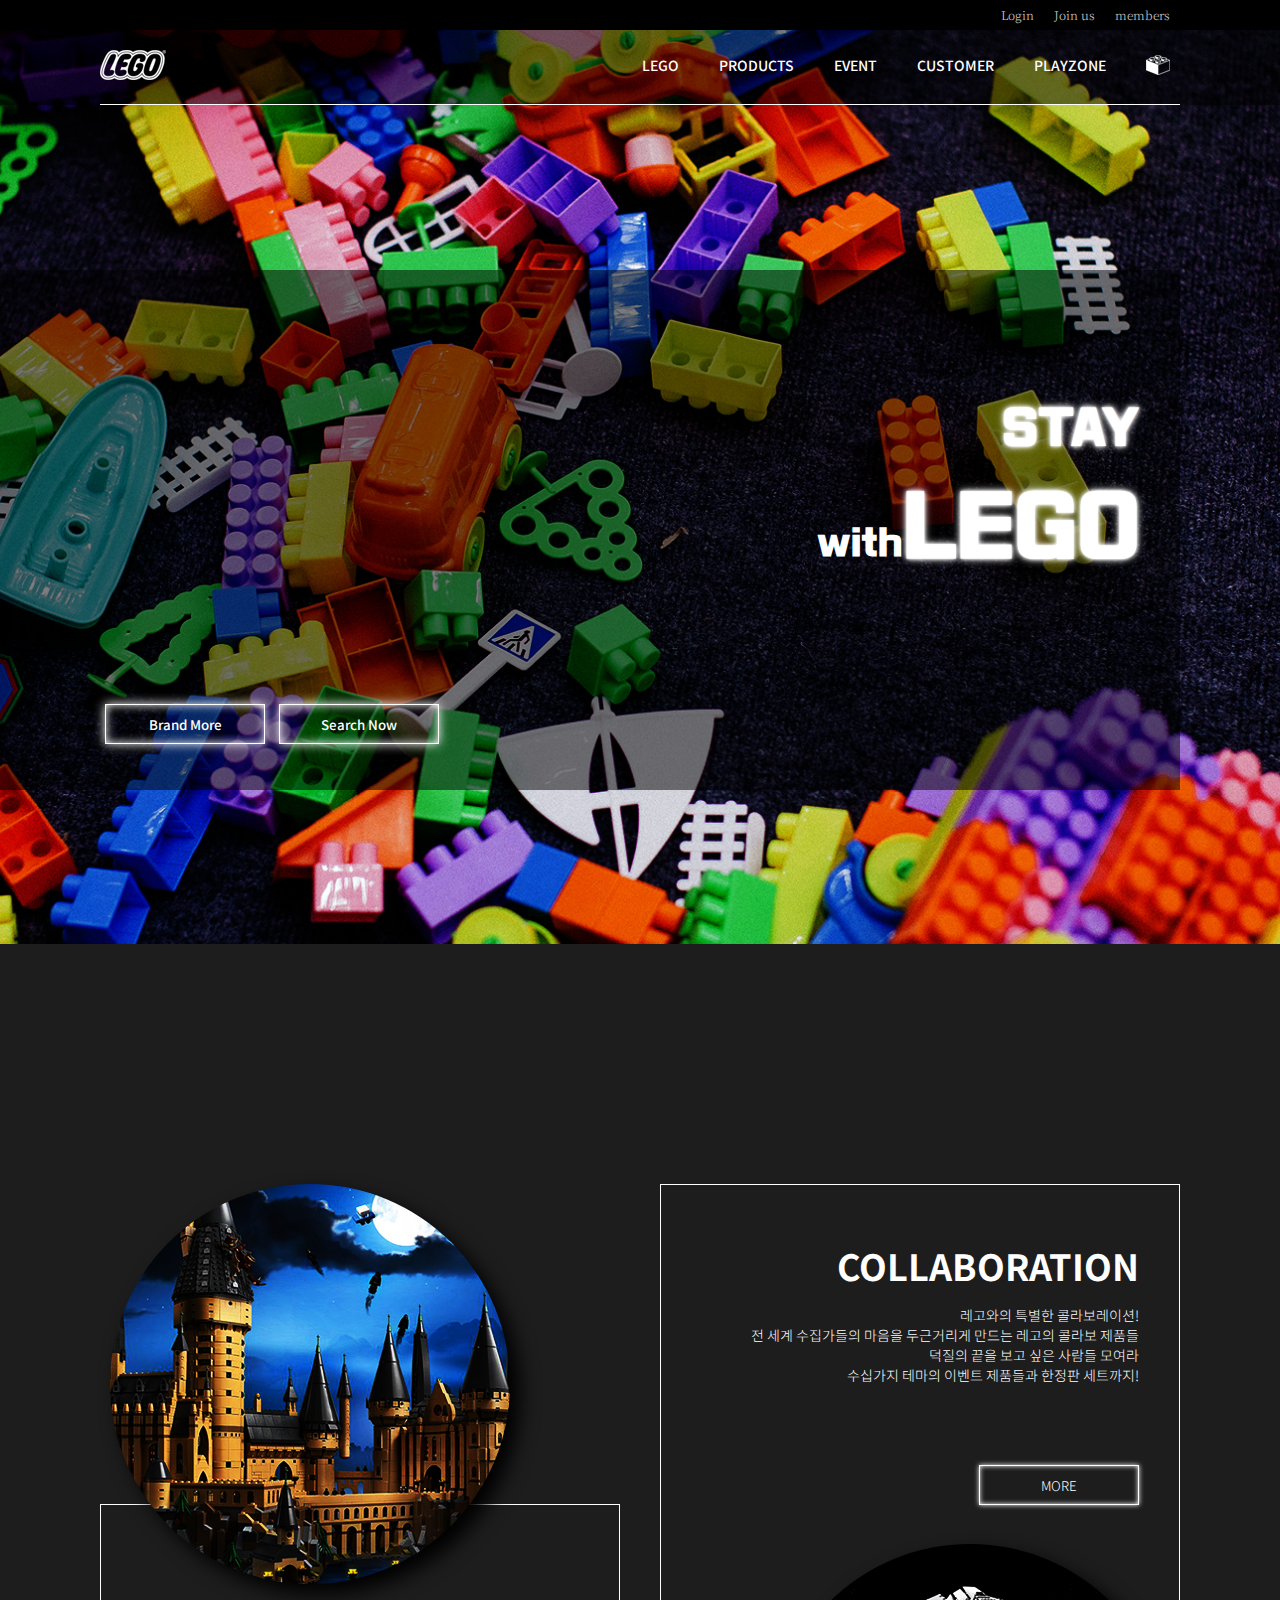
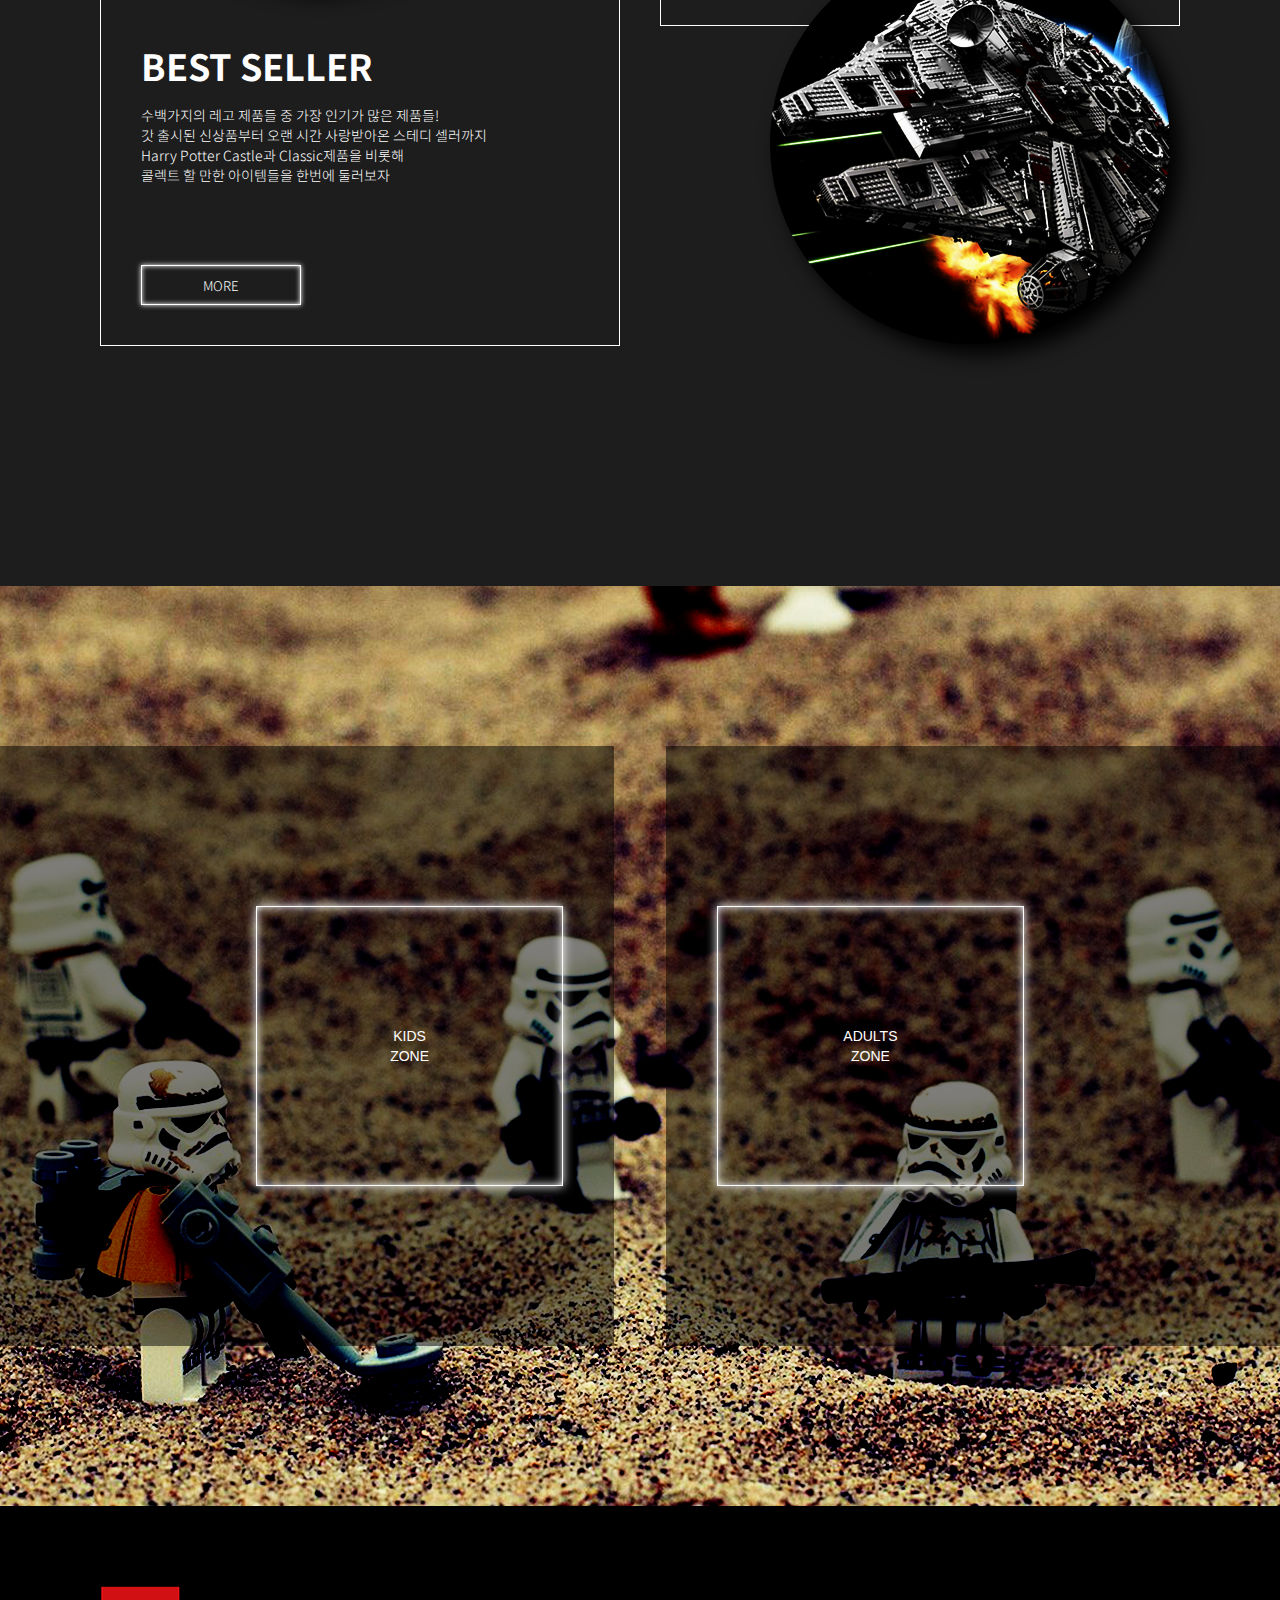
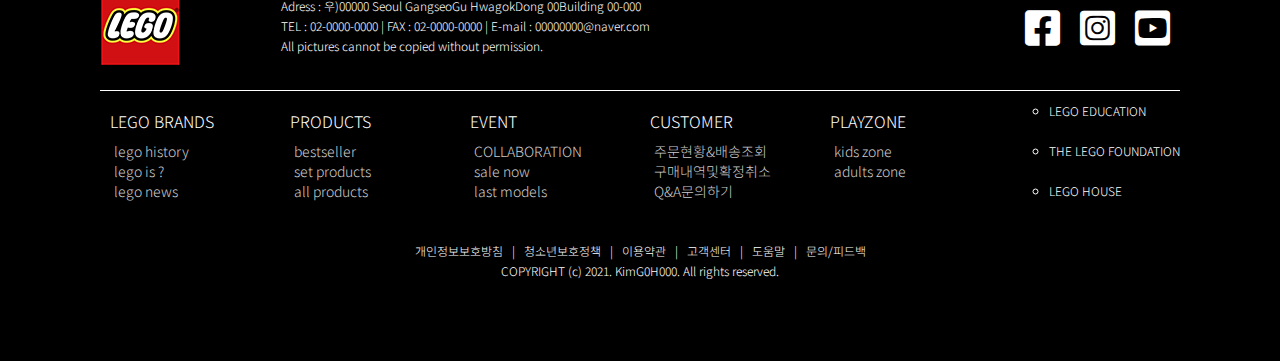
<file: index.html>
<!DOCTYPE html>
<html lang="en">
<head>
    <meta charset="UTF-8">
    <meta http-equiv="X-UA-Compatible" content="IE=edge">
    <meta name="viewport" content="width=device-width, initial-scale=1.0">
    <meta property="og:type" content="website">
    <meta property="og:image" content="img/lego_opengraph.jpg">
    <meta property="og:title" content="LEGO KOREA">
    <meta property="og:description" content="Welcome to LEGOWORLD">
    <meta property="og:url" content="kkiwing.dothome.co.kr">
    <title>LEGO WORLD</title>
    <link rel="icon" href="img/block_white.png">
    <link rel="stylesheet" href="css/reset.css">
    <link rel="stylesheet" href="css/common.css">
    <link rel="stylesheet" href="css/lego_index.css">
</head>
<body>
    <!-- top menu -->
    <div class="topWrap">
        <div class="topmenu">
            <ul class="nav">
                <li><a href="">Login</a></li>
                <li>Join us</li>
                <li>members</li>
            </ul>
        </div>
    </div>
    <!--HEADER-->
    <div class="hdrWrap">
        <div class="header">
            <h1><a href="lego_index.html"><img class="imglogo" src="img/lego_logo_white.png" alt=""></a></h1>
            <ul class="nav">
                <li><a href="sub1_LEGO.html">LEGO</a></li>
                <li><a href="sub2_PRODUCTS.html">products</a></li>
                <li><a href="sub3_EVENT.html">event</a></li>
                <li><a href="sub4_CUSTOMER.html">customer</a></li>
                <li><a href="sub5_PLAYZONE.html">playzone</a></li>
                <li><a href="../index.html"><img src="img/block_white.png" alt=""></a></li>
            </ul>
        </div>
    </div>
        
    <!--MAIN-->
    <div class="mnWrap">
        <div class="mnImg"></div>
        <div class="imgBlack"><div class="blackCover"></div></div>
        <div class="main">
            <div class="texts">
                <h6>stay</h6><br><h2>with<span>LEGO</span></h2>
                <nav>
                    <button><a href="sub1_LEGO.html">Brand More</a></button>
                    <button><a href="sub2_PRODUCTS.html">Search Now</a></button>
                </nav>
            </div>
        </div>
    </div>

    <!--CONTENTS-->
    <div class="content bestc">
        <div class="section">
            <div class="article at1">
                <div class="image"></div>
                <div class="texts">
                    <h4><a href="sub2_PRODUCTS.html">BEST SELLER</a></h4>
                    <p>
                        수백가지의 레고 제품들 중 가장 인기가 많은 제품들!
                        <br>갓 출시된 신상품부터 오랜 시간 사랑받아온 스테디 셀러까지
                        <br>Harry Potter Castle과 Classic제품을 비롯해
                        <br>콜렉트 할 만한 아이템들을 한번에 둘러보자
                    </p>
                    <div class="btn">
                        <button><a href="sub2_PRODUCTS.html">MORE</a></button>
                    </div>
                </div>
            </div>
            <div class="article at2">
                <div class="texts">
                    <h4><a href="sub3_EVENT.html">COLLABORATION</a></h4>
                    <p>
                        레고와의 특별한 콜라보레이션!
                        <br>전 세계 수집가들의 마음을 두근거리게 만드는 레고의 콜라보 제품들
                        <br>덕질의 끝을 보고 싶은 사람들 모여라
                        <br>수십가지 테마의 이벤트 제품들과 한정판 세트까지!
                    </p>
                    <div class="btn">
                        <button><a href="sub3_EVENT.html">MORE</a></button>
                    </div>
                </div>
                <div class="image"></div>
            </div>
        </div>
    </div>

    <div class="content playzone">
        <div class="playImg"></div>
        <div class="imgBlack">
            <div class="blackCover bcL"></div>
            <div class="blackCover bcR"></div>
        </div>
        <div class="btns">
            <button class="btl"><a href="sub5_PLAYZONE.html">kids<br>zone</a></button>
            <button class="btr"><a href="sub5_PLAYZONE.html">adults<br>zone</a></button>
        </div>
    </div>

    <!--FOOTER-->
    <div class="ftrWrap">
        <div class="footer">
            <h1><a href="lego_index.html"><img src="img/lego_logo_red.png" alt=""></a></h1>
            <ol>
                <li>Adress : 우)00000 Seoul GangseoGu HwagokDong 00Building 00-000<br>
                    TEL : <a href="tell:">02-0000-0000</a> | FAX : 02-0000-0000 | 
                    E-mail : <a href="mailto:--------@naver.com">00000000@naver.com</a><br>
                    All pictures cannot be copied without permission.
                </li>
            </ol>
            <ul>
                <li><a href="https://ko-kr.facebook.com/LEGO/"><i class="fab fa-facebook-square"></i></a></li>
                <li><a href="https://www.instagram.com/legokorea_official/"><i class="fab fa-instagram-square"></i></a></li>
                <li><a href="https://www.youtube.com/user/LEGO"><i class="fab fa-youtube-square"></i></a></li>
            </ul>
        </div>
    </div>
    <div class="sitemap">
        <div class="footer">
            <dl>
                <dt><a href="sub1_LEGO.html">lego brands</a></dt>
                <dd>lego history</dd>
                <dd>lego is ?</dd>
                <dd>lego news</dd>
            </dl>
            <dl>
                <dt><a href="sub2_PRODUCTS.html">products</a></dt>
                <dd>bestseller</dd>
                <dd>set products</dd>
                <dd>all products</dd>
            </dl>
            <dl>
                <dt><a href="sub3_EVENT.html">event</a></dt>
                <dd>COLLABORATION</dd>
                <dd>sale now</dd>
                <dd>last models</dd>
            </dl>
            <dl>
                <dt><a href="sub4_CUSTOMER.html">customer</a></dt>
                <dd>주문현황&배송조회</dd>
                <dd>구매내역및확정취소</dd>
                <dd>Q&A문의하기</dd>
            </dl>
            <dl>
                <dt><a href="sub5_PLAYZONE.html">playzone</a></dt>
                <dd>kids zone</dd>
                <dd>adults zone</dd>
                <dd>&nbsp;</dd>
            </dl>
            <ul type = "circle">
                <li>lego education</li>
                <li>the lego foundation</li>
                <li>lego house</li>
            </ul>
        </div>
    </div>
    <div class="copyR">
        <p>
            개인정보보호방침 &nbsp; | &nbsp; 청소년보호정책 &nbsp; | &nbsp; 
            이용약관 &nbsp; | &nbsp; 고객센터 &nbsp; | &nbsp; 도움말 &nbsp; | &nbsp; 문의/피드백<br>
            COPYRIGHT (c) 2021. KimG0H000. All  rights reserved.
        </p>
    </div>
</body>
</html>
</file>
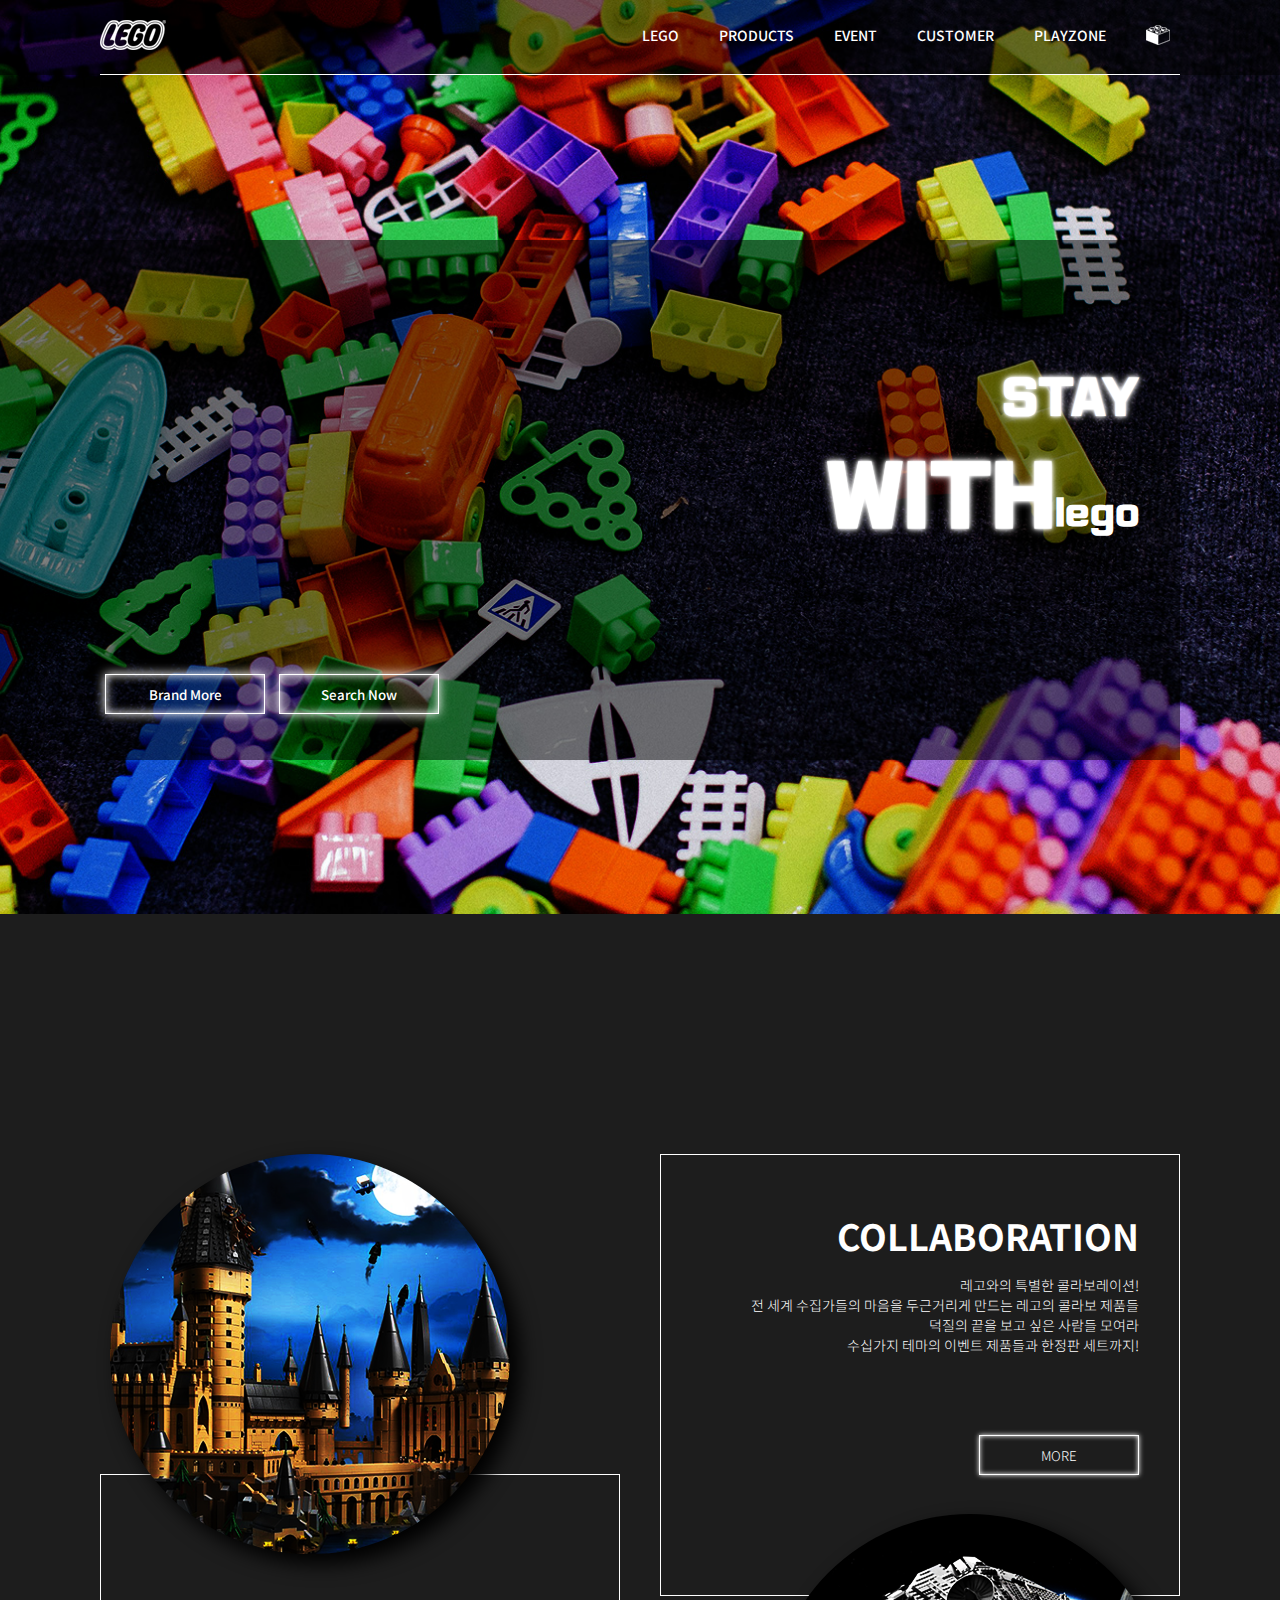
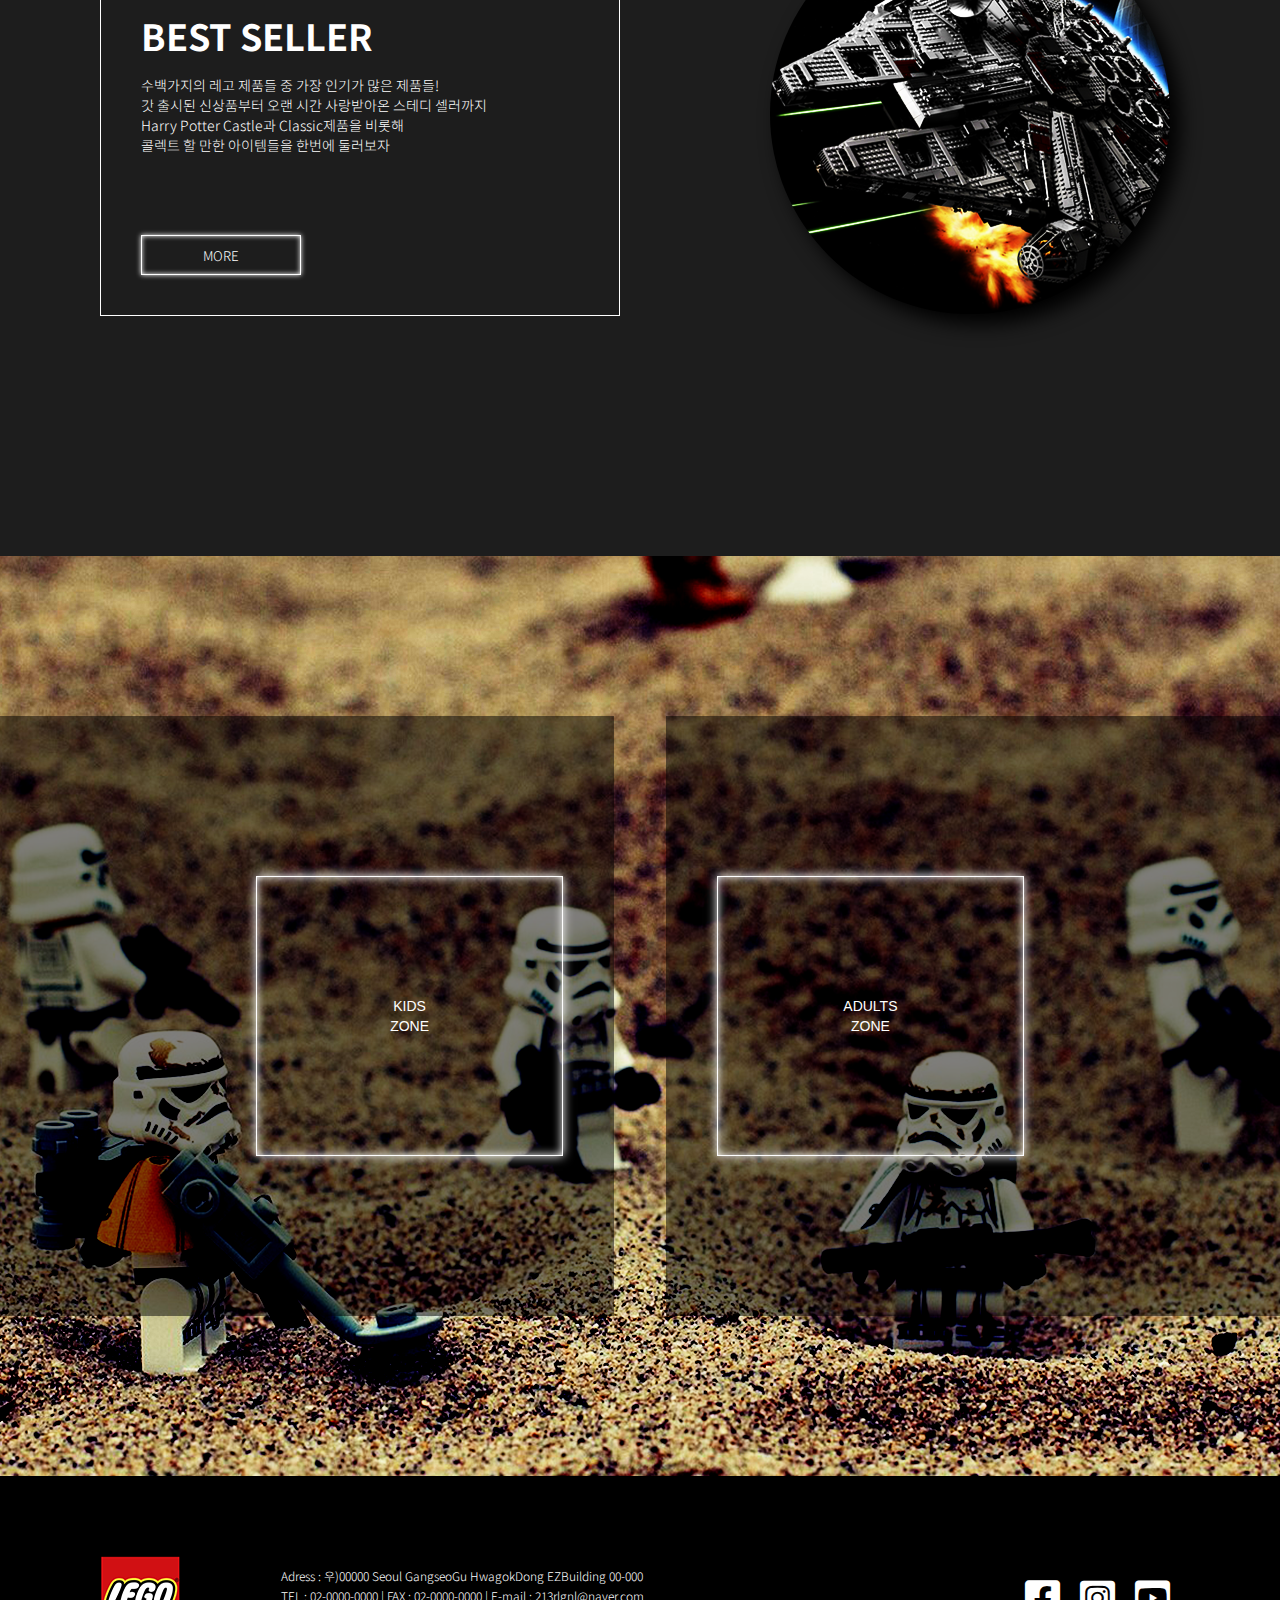
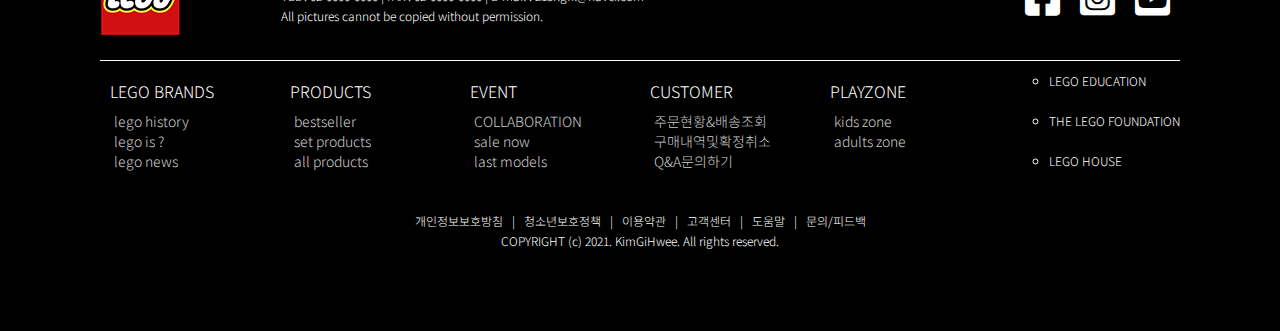
<file: lego_index.html>
<!DOCTYPE html>
<html lang="en">
<head>
    <meta charset="UTF-8">
    <meta http-equiv="X-UA-Compatible" content="IE=edge">
    <meta name="viewport" content="width=device-width, initial-scale=1.0">
    <title>LEGO WORLD</title>
    <link rel="icon" href="img/block_white.png">
    <link rel="stylesheet" href="css/reset.css">
    <link rel="stylesheet" href="css/common.css">
    <link rel="stylesheet" href="css/lego_index.css">
</head>
<body>
    <!--HEADER-->
    <div class="hdrWrap">
        <div class="header">
            <h1><a href="lego_index.html"><img class="imglogo" src="img/lego_logo_white.png" alt=""></a></h1>
            <ul class="nav">
                <li><a href="sub1_LEGO.html">LEGO</a></li>
                <li><a href="sub2_PRODUCTS.html">products</a></li>
                <li><a href="sub3_EVENT.html">event</a></li>
                <li><a href="sub4_CUSTOMER.html">customer</a></li>
                <li><a href="sub5_PLAYZONE.html">playzone</a></li>
                <li><a href="index.html"><img src="img/block_white.png" alt=""></a></li>
            </ul>
        </div>
    </div>
        
    <!--MAIN-->
    <div class="mnWrap">
        <div class="mnImg"></div>
        <div class="imgBlack"><div class="blackCover"></div></div>
        <div class="main">
            <div class="texts">
                <h6>stay</h6><br><h2><span>with</span>LEGO</h2>
                <nav>
                    <button><a href="sub1_LEGO.html">Brand More</a></button>
                    <button><a href="sub2_PRODUCTS.html">Search Now</a></button>
                </nav>
            </div>
        </div>
    </div>

    <!--CONTENTS-->
    <div class="content bestc">
        <div class="section">
            <div class="article at1">
                <div class="image"></div>
                <div class="texts">
                    <h4>BEST SELLER</h4>
                    <p>
                        수백가지의 레고 제품들 중 가장 인기가 많은 제품들!
                        <br>갓 출시된 신상품부터 오랜 시간 사랑받아온 스테디 셀러까지
                        <br>Harry Potter Castle과 Classic제품을 비롯해
                        <br>콜렉트 할 만한 아이템들을 한번에 둘러보자
                    </p>
                    <div class="btn">
                        <button><a href="sub2_PRODUCTS.html">MORE</a></button>
                    </div>
                </div>
            </div>
            <div class="article at2">
                <div class="texts">
                    <h4>COLLABORATION</h4>
                    <p>
                        레고와의 특별한 콜라보레이션!
                        <br>전 세계 수집가들의 마음을 두근거리게 만드는 레고의 콜라보 제품들
                        <br>덕질의 끝을 보고 싶은 사람들 모여라
                        <br>수십가지 테마의 이벤트 제품들과 한정판 세트까지!
                    </p>
                    <div class="btn">
                        <button><a href="sub3_EVENT.html">MORE</a></button>
                    </div>
                </div>
                <div class="image"></div>
            </div>
        </div>
    </div>

    <div class="content playzone">
        <div class="playImg"></div>
        <div class="imgBlack">
            <div class="blackCover bcL"></div>
            <div class="blackCover bcR"></div>
        </div>
        <div class="btns">
            <button class="btl"><a href="sub5_PLAYZONE.html">kids<br>zone</a></button>
            <button class="btr"><a href="sub5_PLAYZONE.html">adults<br>zone</a></button>
        </div>
    </div>

    <!--FOOTER-->
    <div class="ftrWrap">
        <div class="footer">
            <h1><a href="lego_index.html"><img src="img/lego_logo_red.png" alt=""></a></h1>
            <ol>
                <li>Adress : 우)00000 Seoul GangseoGu HwagokDong EZBuilding 00-000<br>
                    TEL : <a href="tell:">02-0000-0000</a> | FAX : 02-0000-0000 | 
                    E-mail : <a href="mailto:213rlgnl@naver.com">213rlgnl@naver.com</a><br>
                    All pictures cannot be copied without permission.
                </li>
            </ol>
            <ul>
                <li><a href="https://ko-kr.facebook.com/LEGO/"><i class="fab fa-facebook-square"></i></a></li>
                <li><a href="https://www.instagram.com/legokorea_official/"><i class="fab fa-instagram-square"></i></a></li>
                <li><a href="https://www.youtube.com/user/LEGO"><i class="fab fa-youtube-square"></i></a></li>
            </ul>
        </div>
    </div>
    <div class="sitemap">
        <div class="footer">
            <dl>
                <dt><a href="sub1_LEGO.html">lego brands</a></dt>
                <dd>lego history</dd>
                <dd>lego is ?</dd>
                <dd>lego news</dd>
            </dl>
            <dl>
                <dt><a href="sub2_PRODUCTS.html">products</a></dt>
                <dd>bestseller</dd>
                <dd>set products</dd>
                <dd>all products</dd>
            </dl>
            <dl>
                <dt><a href="sub3_EVENT.html">event</a></dt>
                <dd>COLLABORATION</dd>
                <dd>sale now</dd>
                <dd>last models</dd>
            </dl>
            <dl>
                <dt><a href="sub4_CUSTOMER.html">customer</a></dt>
                <dd>주문현황&배송조회</dd>
                <dd>구매내역및확정취소</dd>
                <dd>Q&A문의하기</dd>
            </dl>
            <dl>
                <dt><a href="sub5_PLAYZONE.html">playzone</a></dt>
                <dd>kids zone</dd>
                <dd>adults zone</dd>
                <dd>&nbsp;</dd>
            </dl>
            <ul type = "circle">
                <li>lego education</li>
                <li>the lego foundation</li>
                <li>lego house</li>
            </ul>
        </div>
    </div>
    <div class="copyR">
        <p>
            개인정보보호방침 &nbsp; | &nbsp; 청소년보호정책 &nbsp; | &nbsp; 
            이용약관 &nbsp; | &nbsp; 고객센터 &nbsp; | &nbsp; 도움말 &nbsp; | &nbsp; 문의/피드백<br>
            COPYRIGHT (c) 2021. KimGiHwee. All  rights reserved.
        </p>
    </div>
</body>
</html>
</file>
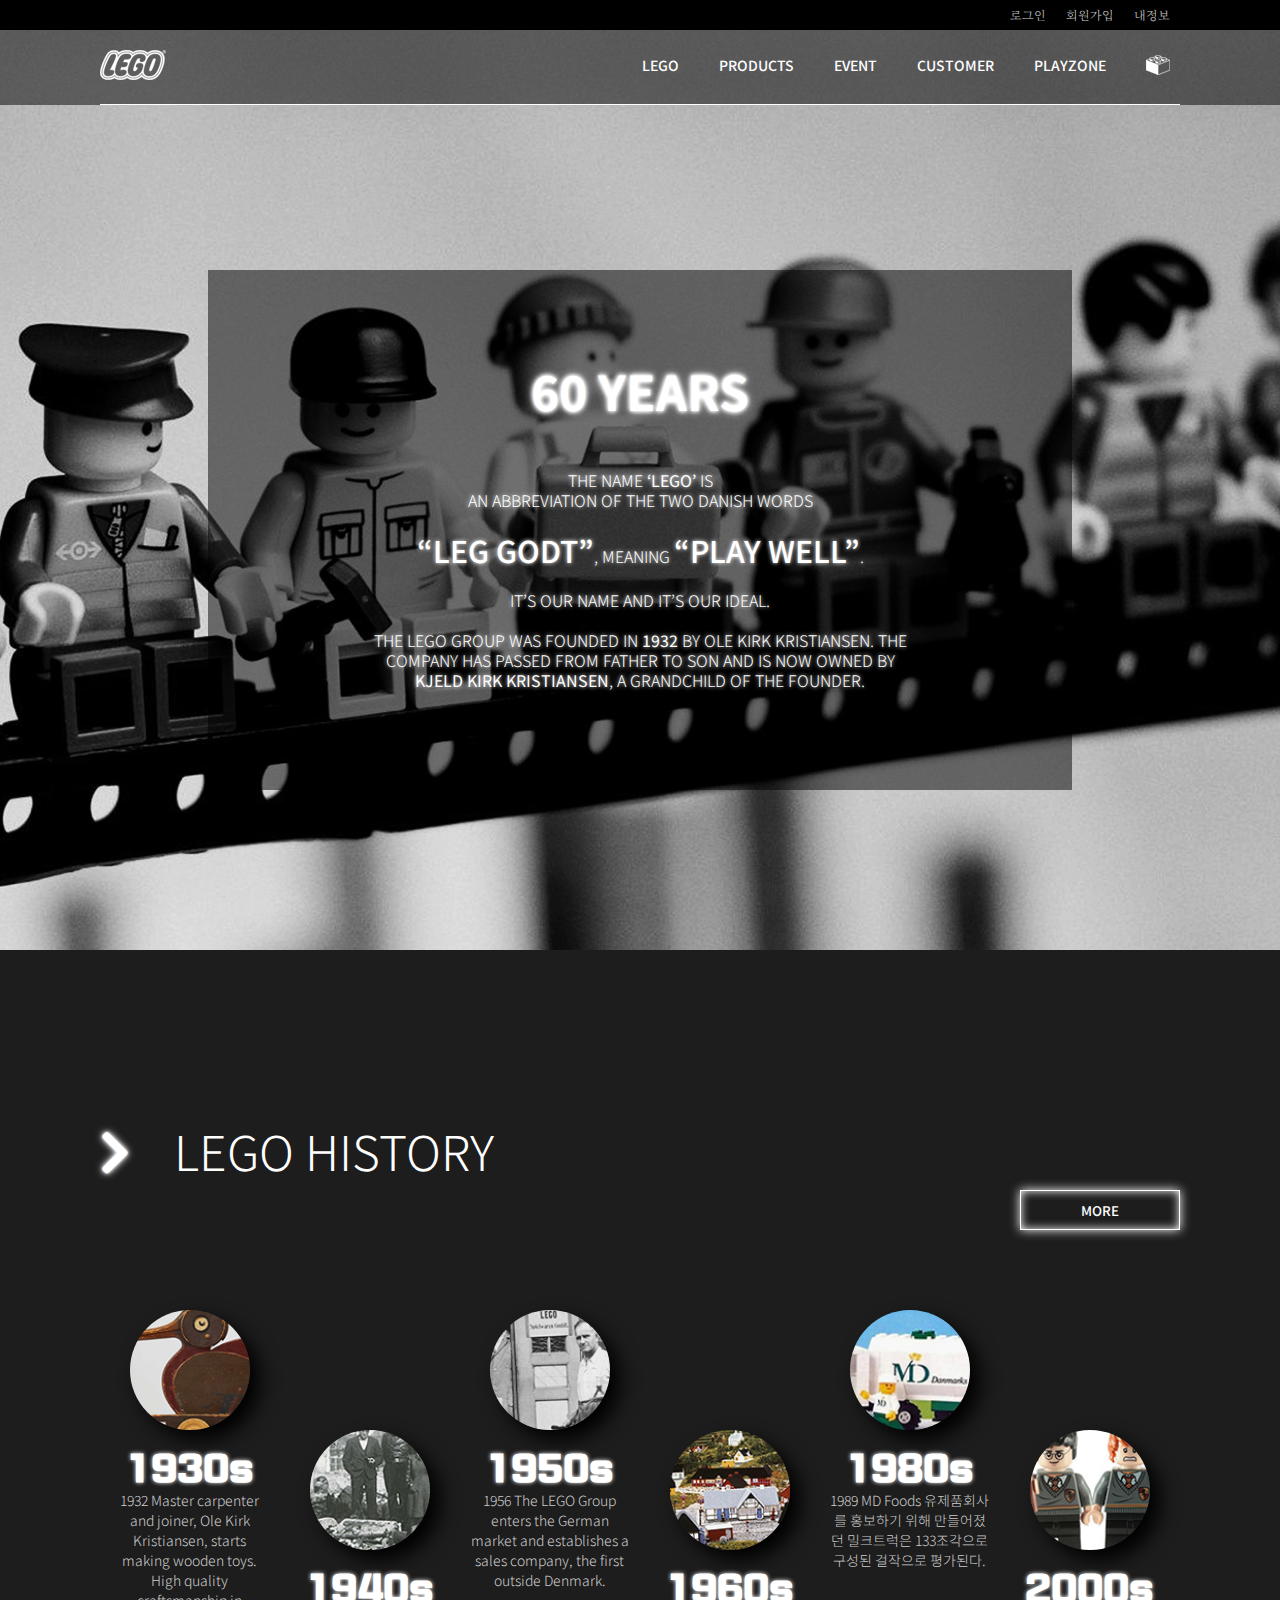
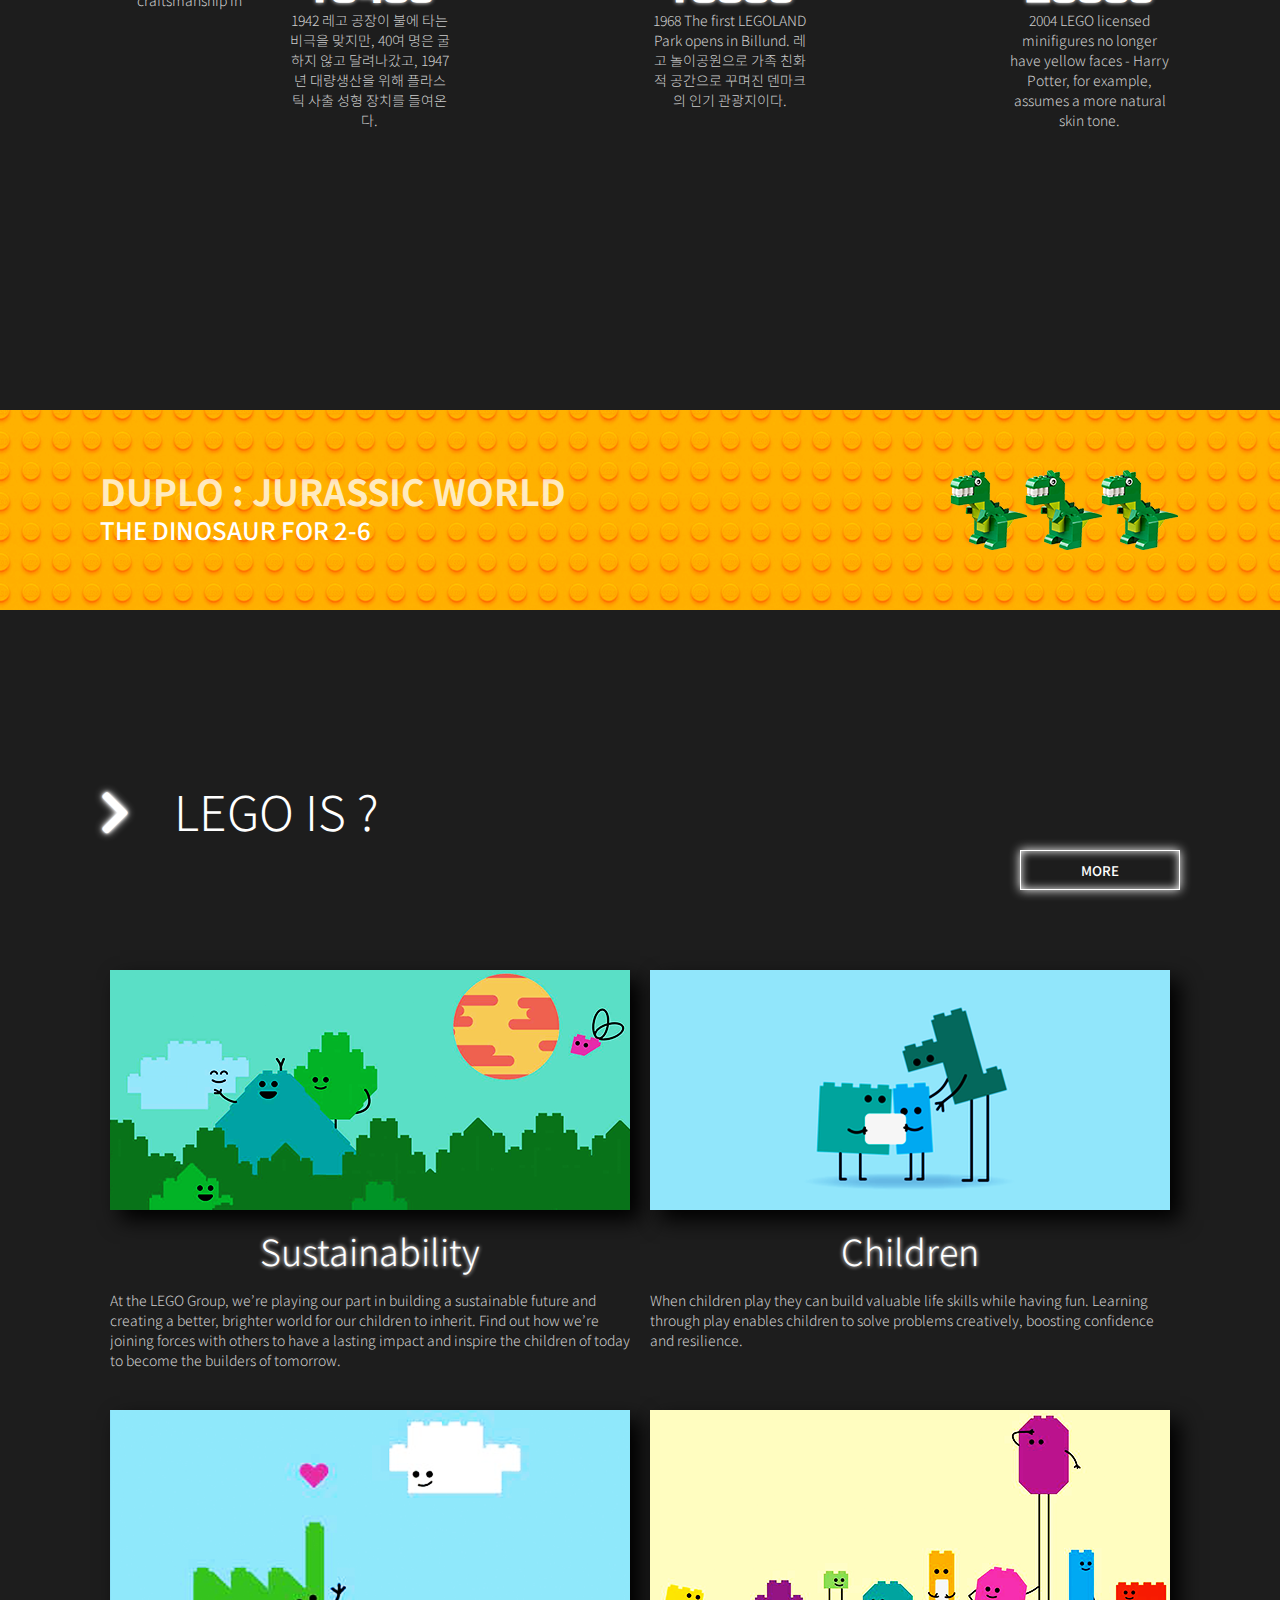
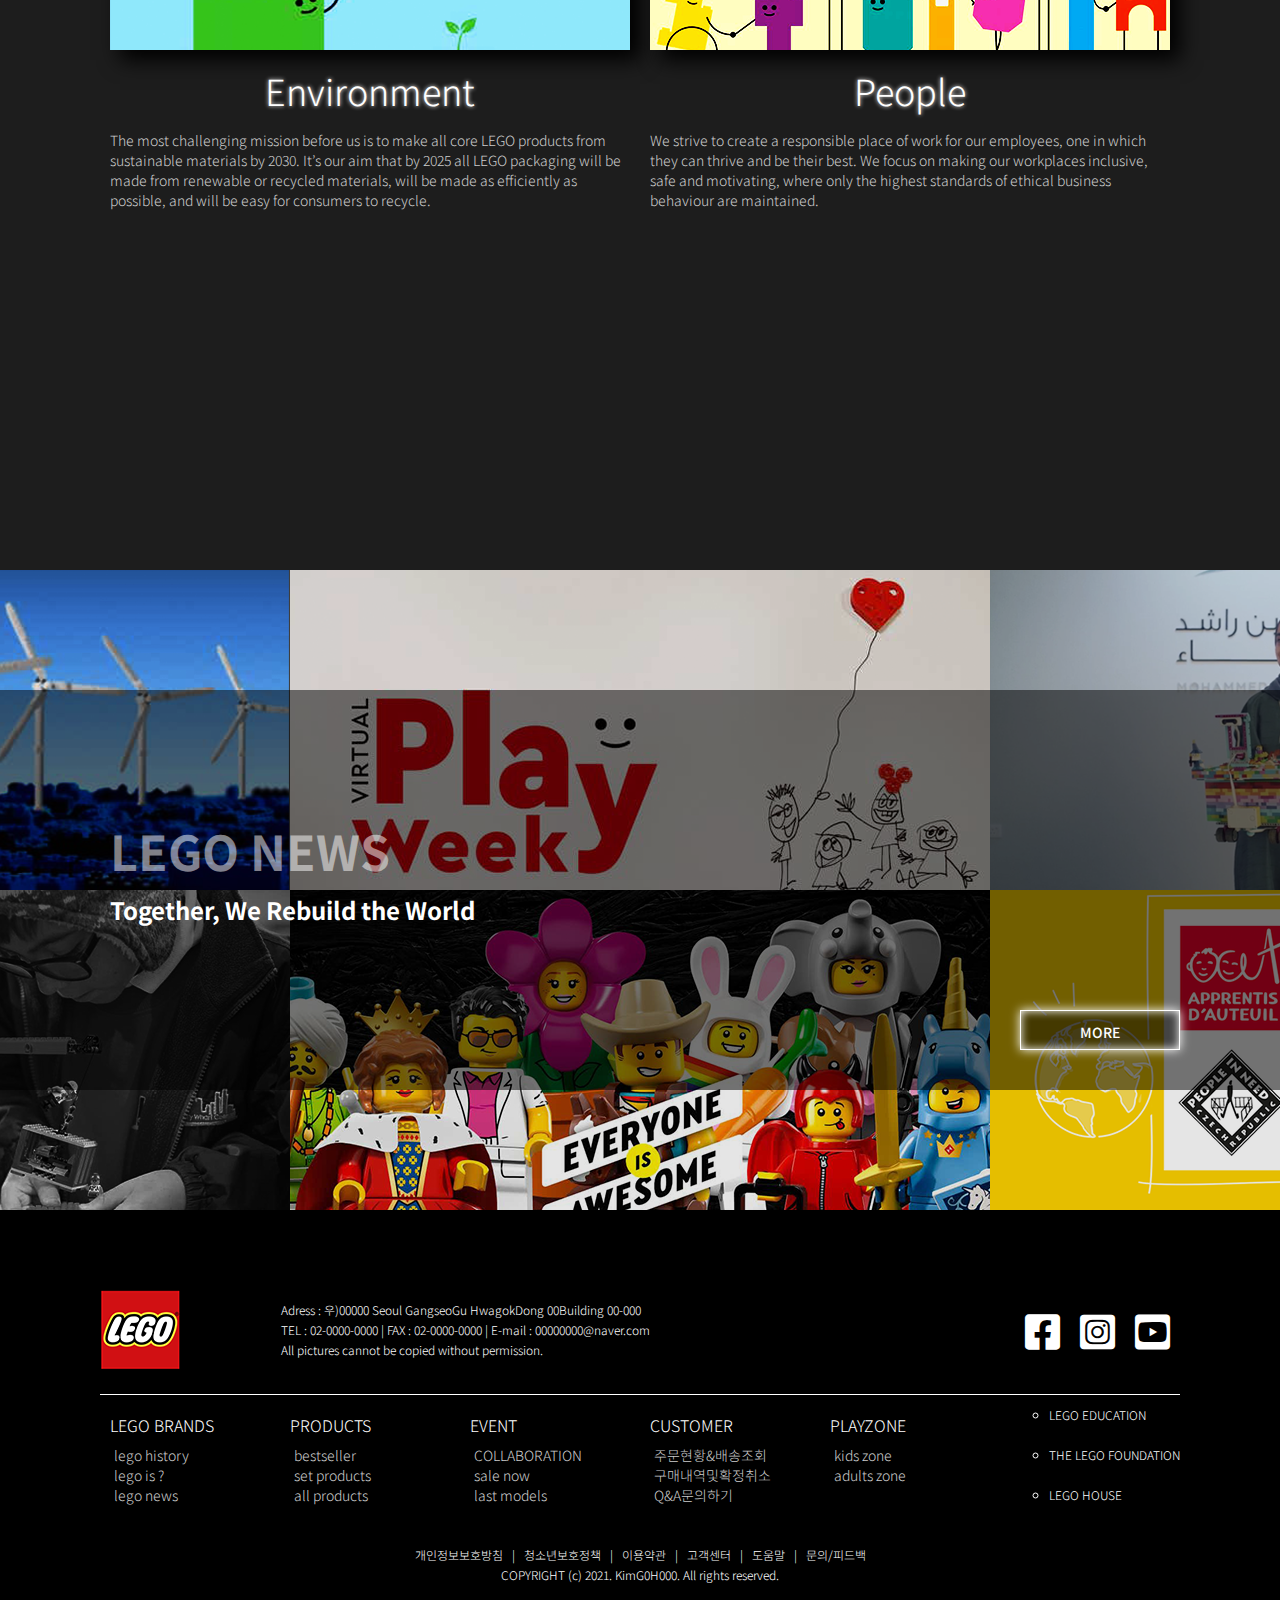
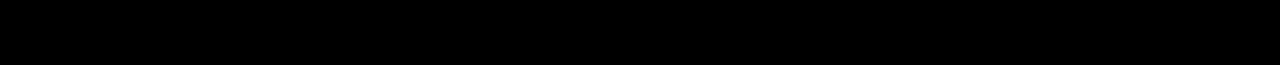
<file: sub1_LEGO.html>
<!DOCTYPE html>
<html lang="en">
<head>
    <meta charset="UTF-8">
    <meta http-equiv="X-UA-Compatible" content="IE=edge">
    <meta name="viewport" content="width=device-width, initial-scale=1.0">
    <title>LEGO Brand</title>
    <link rel="icon" href="img/block_white.png">
    <link rel="stylesheet" href="css/reset.css">
    <link rel="stylesheet" href="css/common.css">
    <link rel="stylesheet" href="css/lego_sub1.css">
</head>
<body>
    <!-- top menu -->
    <div class="topWrap">
        <div class="topmenu">
            <ul class="nav">
                <li><a href="">로그인</a></li>
                <li>회원가입</li>
                <li>내정보</li>
            </ul>
        </div>
    </div>
    
    <!--HEADER & MAIN-->
    <div class="hdrWrap">
        <div class="header">
            <h1><a href="lego_index.html"><img src="img/lego_logo_white.png" alt=""></a></h1>
            <ul class="nav">
                <li><a href="sub1_LEGO.html">LEGO</a></li>
                <li><a href="sub2_PRODUCTS.html">products</a></li>
                <li><a href="sub3_EVENT.html">event</a></li>
                <li><a href="sub4_CUSTOMER.html">customer</a></li>
                <li><a href="sub5_PLAYZONE.html">playzone</a></li>
                <li><a href="index.html"><img src="img/block_white.png" alt=""></a></li>
            </ul>
        </div>
    </div>

    <div class="mnWrap">
        <main>
            <div class="imgblack">
                <div class="texts">
                    <h2>60 years</h2>
                    <p>
                        The name <b>‘LEGO’</b> is <br>
                        an abbreviation of the two Danish words <br>
                        <br>
                        <span>“leg godt”</span>, meaning <span>“play well”</span>.<br>
                        <br>
                        It’s our name and it’s our ideal.<br>
                        <br>
                        The LEGO Group was founded in <b>1932</b> by Ole Kirk Kristiansen. The company has passed from father to son and is now owned by <b>Kjeld Kirk Kristiansen</b>, a grandchild of the founder.
                    </p>
                </div>
            </div>
        </main>
    </div>

    <!--LEGO HISTORY-->
    <div class="hisWrap">
        <div class="header">
            <h2><span class="neon"><i class="fas fa-chevron-right"></i></span>
                &nbsp;&nbsp;&nbsp;<a href="">lego history</a></h2>
            <div class="btn">
                <button><a href="">MORE</a></button>
            </div>
        </div>
        <div class="set">
            <div class="article at1">
                <div class="image"></div>
                <div class="texts">
                    <h4>1930s</h4>
                    <p>
                        1932 Master carpenter and joiner, Ole Kirk Kristiansen, starts making wooden toys. High quality craftsmanship in everything.
                    </p>
                </div>
            </div>
            <div class="article at2">
                <div class="image"></div>
                <div class="texts">
                    <h4>1940s</h4>
                    <p>
                        1942 레고 공장이 불에 타는 비극을 맞지만, 40여 명은 굴하지 않고 달려나갔고, 1947년 대량생산을 위해 플라스틱 사출 성형 장치를 들여온다.
                    </p>
                </div>
            </div>
            <div class="article at3">
                <div class="image"></div>
                <div class="texts">
                    <h4>1950s</h4>
                    <p>
                        1956 The LEGO Group enters the German market and establishes a sales company, the first outside Denmark.
                    </p>
                </div>
            </div>
            <div class="article at4">
                <div class="image"></div>
                <div class="texts">
                    <h4>1960s</h4>
                    <p>
                        1968 The first LEGOLAND Park opens in Billund. 레고 놀이공원으로 가족 친화적 공간으로 꾸며진 덴마크의 인기 관광지이다. 
                    </p>
                </div>
            </div>
            <div class="article at5">
                <div class="image"></div>
                <div class="texts">
                    <h4>1980s</h4>
                    <p>
                        1989 MD Foods 유제품회사를 홍보하기 위해 만들어졌던 밀크트럭은 133조각으로 구성된 걸작으로 평가된다.
                    </p>
                </div>
            </div>
            <div class="article at6">
                <div class="image"></div>
                <div class="texts">
                    <h4>2000s</h4>
                    <p>
                        2004 LEGO licensed minifigures no longer have yellow faces - Harry Potter, for example, assumes a more natural skin tone.
                    </p>
                </div>
            </div>
        </div>
    </div>

    <!--BANNER-->
    <div class="banner">
        <div class="image">
            <div class="texts">
                <h3>DUPLO : jurassic world</h3>
                <h5>The Dinosaur for 2-6</h5>
            </div>
        </div>
    </div>

    <!--LEGO IS-->
    <div class="isWrap">
        <div class="header">
            <h2><span class="neon"><i class="fas fa-chevron-right"></i></span>
                &nbsp;&nbsp;&nbsp;<a href="">lego is ?</a></h2>
            <div class="btn">
                <button><a href="">MORE</a></button>
            </div>
        </div>
        <div class="set">
            <div class="article at1">
                <div class="image"></div>
                <div class="texts">
                    <h4>Sustainability</h4>
                    <p>
                        At the LEGO Group, we’re playing our part in building a sustainable future and creating a better, brighter world for our children to inherit. Find out how we’re joining forces with others to have a lasting impact and inspire the children of today to become the builders of tomorrow.
                    </p>
                </div>
            </div>
            <div class="article at2">
                <div class="image"></div>
                <div class="texts">
                    <h4>Children</h4>
                    <p>
                        When children play they can build valuable life skills while having fun. Learning through play enables children to solve problems creatively, boosting confidence and resilience.
                    </p>
                </div>
            </div>
            <div class="article at3">
                <div class="image"></div>
                <div class="texts">
                    <h4>Environment</h4>
                    <p>
                        The most challenging mission before us is to make all core LEGO products from sustainable materials by 2030. It’s our aim that by 2025 all LEGO packaging will be made from renewable or recycled materials, will be made as efficiently as possible, and will be easy for consumers to recycle.
                    </p>
                </div>
            </div>
            <div class="article at4">
                <div class="image"></div>
                <div class="texts">
                    <h4>People</h4>
                    <p>
                        We strive to create a responsible place of work for our employees, one in which they can thrive and be their best. We focus on making our workplaces inclusive, safe and motivating, where only the highest standards of ethical business behaviour are maintained. 
                    </p>
                </div>
            </div>
        </div>
    </div>

    <!--LEGO NEWS-->
    <div class="newsWrap">
        <div class="legonews">
            <div class="image">
                <div class="texts">
                    <h3>lego news</h3>
                    <h4>Together, We Rebuild the World</h4>
                </div>
                <div class="black"></div>
                <div class="btns">
                    <button>more</button>
                </div>
            </div>
        </div>
    </div>


    <!--FOOTER-->
    <div class="ftrWrap">
        <div class="footer">
            <h1><a href="lego_index.html"><img src="img/lego_logo_red.png" alt=""></a></h1>
            <ol>
                <li>Adress : 우)00000 Seoul GangseoGu HwagokDong 00Building 00-000<br>
                    TEL : <a href="tell:">02-0000-0000</a> | FAX : 02-0000-0000 | 
                    E-mail : <a href="mailto:--------@naver.com">00000000@naver.com</a><br>
                    All pictures cannot be copied without permission.
                </li>
            </ol>
            <ul>
                <li><a href="https://ko-kr.facebook.com/LEGO/"><i class="fab fa-facebook-square"></i></a></li>
                <li><a href="https://www.instagram.com/legokorea_official/"><i class="fab fa-instagram-square"></i></a></li>
                <li><a href="https://www.youtube.com/user/LEGO"><i class="fab fa-youtube-square"></i></a></li>
            </ul>
        </div>
    </div>
    <div class="sitemap">
        <div class="footer">
            <dl>
                <dt><a href="sub1_LEGO.html">lego brands</a></dt>
                <dd>lego history</dd>
                <dd>lego is ?</dd>
                <dd>lego news</dd>
            </dl>
            <dl>
                <dt><a href="sub2_PRODUCTS.html">products</a></dt>
                <dd>bestseller</dd>
                <dd>set products</dd>
                <dd>all products</dd>
            </dl>
            <dl>
                <dt><a href="sub3_EVENT.html">event</a></dt>
                <dd>COLLABORATION</dd>
                <dd>sale now</dd>
                <dd>last models</dd>
            </dl>
            <dl>
                <dt><a href="sub4_CUSTOMER.html">customer</a></dt>
                <dd>주문현황&배송조회</dd>
                <dd>구매내역및확정취소</dd>
                <dd>Q&A문의하기</dd>
            </dl>
            <dl>
                <dt><a href="sub5_PLAYZONE.html">playzone</a></dt>
                <dd>kids zone</dd>
                <dd>adults zone</dd>
                <dd>&nbsp;</dd>
            </dl>
            <ul type = "circle">
                <li>lego education</li>
                <li>the lego foundation</li>
                <li>lego house</li>
            </ul>
        </div>
    </div>
    <div class="copyR">
        <p>
            개인정보보호방침 &nbsp; | &nbsp; 청소년보호정책 &nbsp; | &nbsp; 
            이용약관 &nbsp; | &nbsp; 고객센터 &nbsp; | &nbsp; 도움말 &nbsp; | &nbsp; 문의/피드백<br>
            COPYRIGHT (c) 2021. KimG0H000. All  rights reserved.
        </p>
    </div>
</body>
</html>
</file>
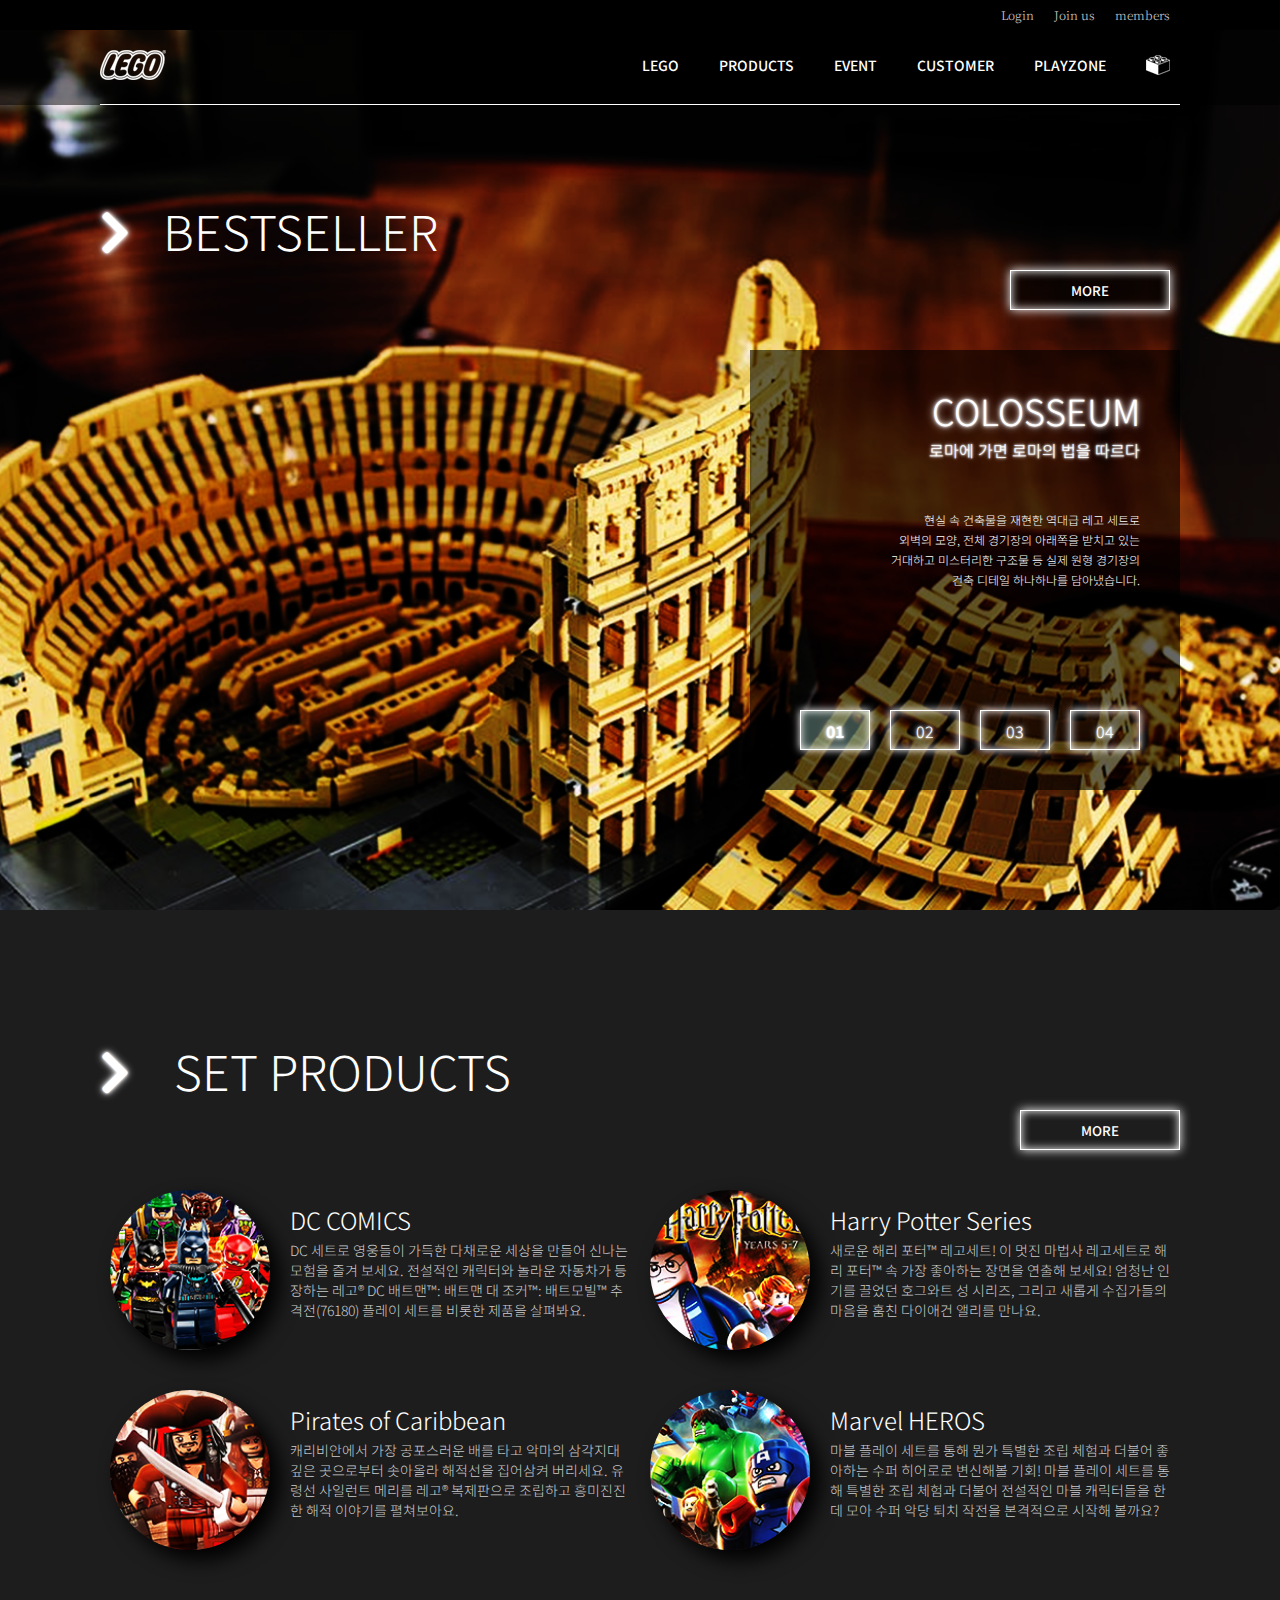
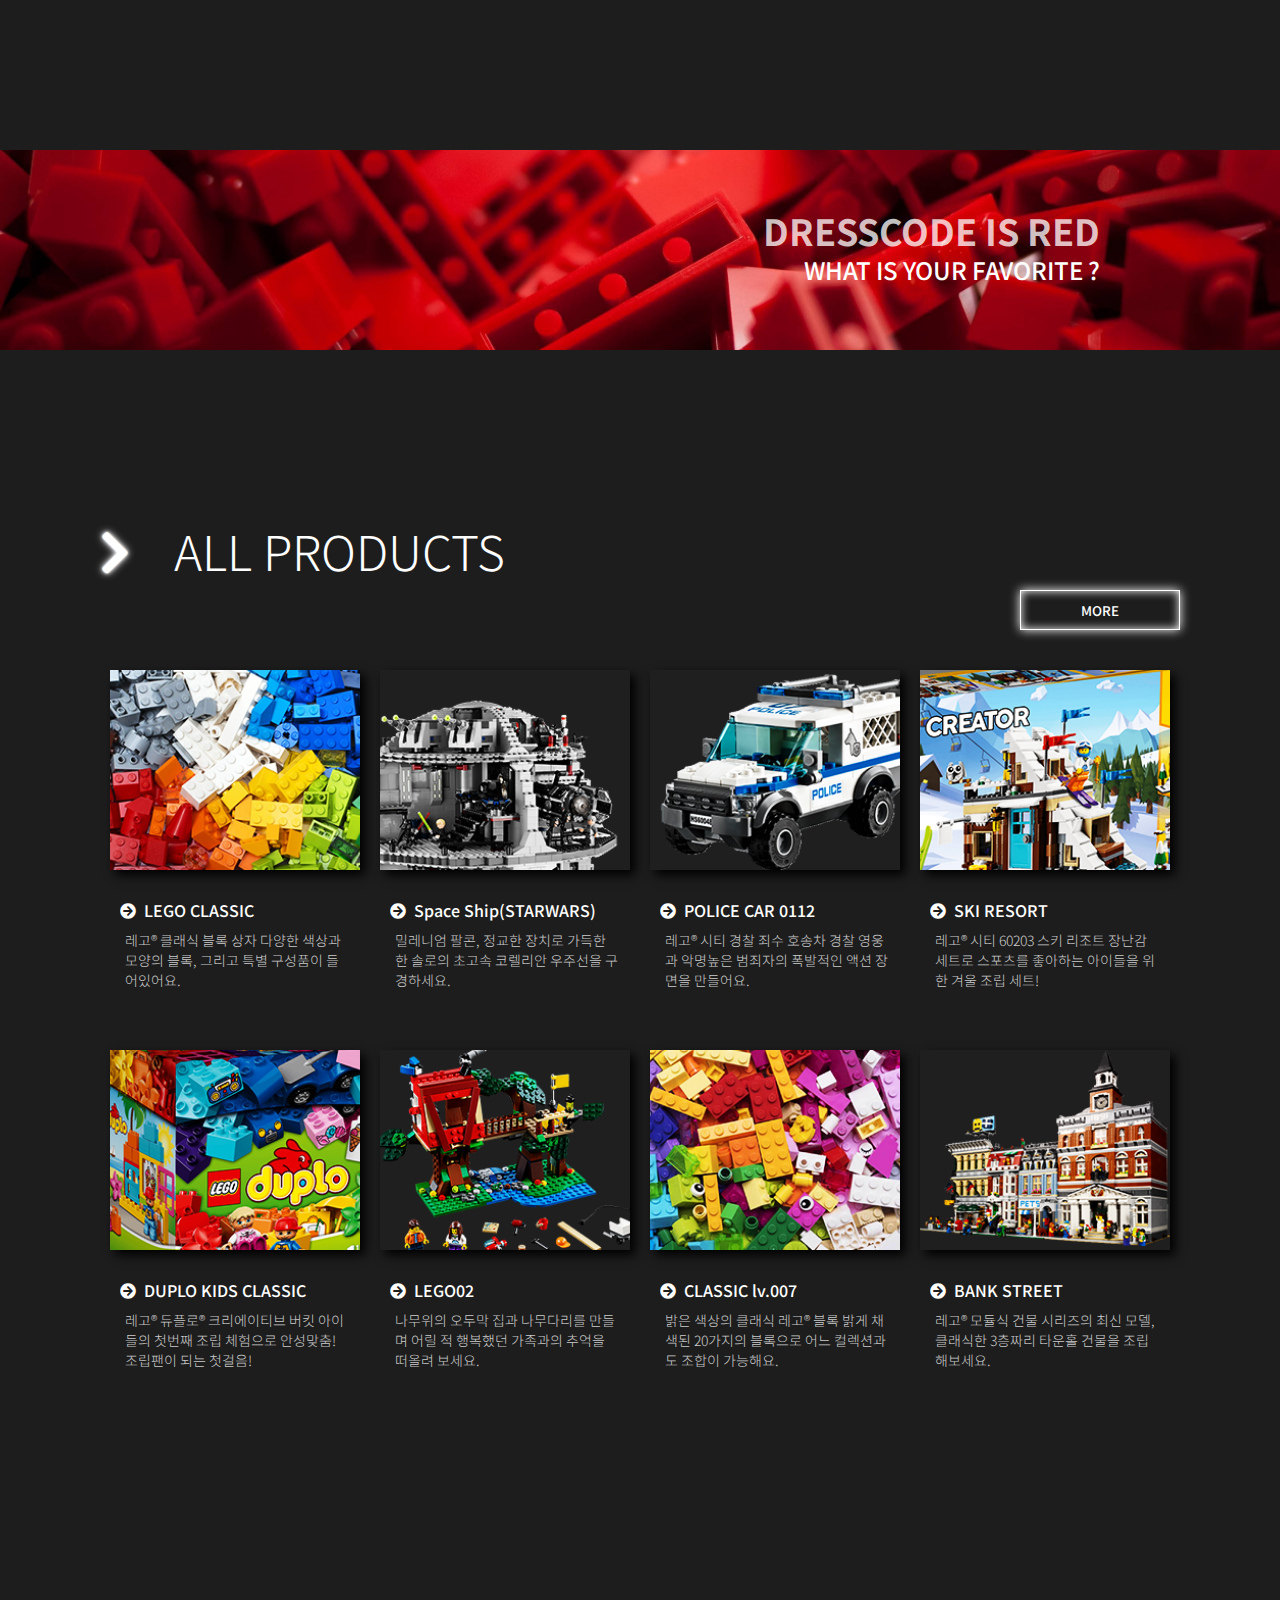
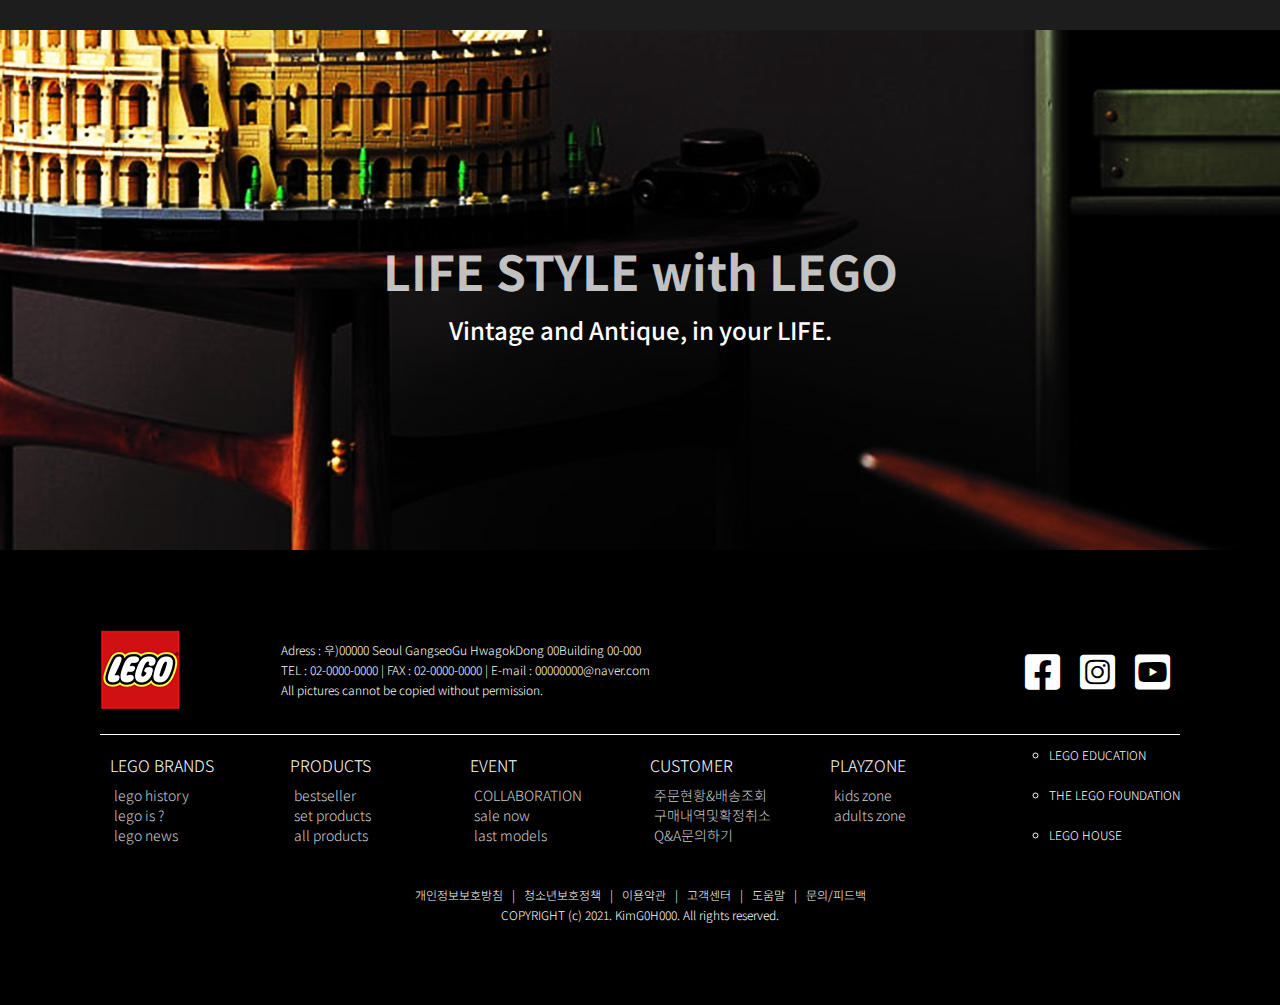
<file: sub2_PRODUCTS.html>
<!DOCTYPE html>
<html lang="en">

<head>
    <meta charset="UTF-8">
    <meta http-equiv="X-UA-Compatible" content="IE=edge">
    <meta name="viewport" content="width=device-width, initial-scale=1.0">
    <title>LEGO PRODUCTS</title>
    <link rel="icon" href="img/block_white.png">
    <link rel="stylesheet" href="css/reset.css">
    <link rel="stylesheet" href="css/common.css">
    <link rel="stylesheet" href="css/lego_sub2.css">
</head>

<body>
    <!-- top menu -->
    <div class="topWrap">
        <div class="topmenu">
            <ul class="nav">
                <li><a href="">Login</a></li>
                <li>Join us</li>
                <li>members</li>
            </ul>
        </div>
    </div>
    
    <!--HEADER & MAIN-->
    <div class="hdrWrap">
        <div class="header">
            <h1><a href="lego_index.html"><img src="img/lego_logo_white.png" alt=""></a></h1>
            <ul class="nav">
                <li><a href="sub1_LEGO.html">LEGO</a></li>
                <li><a href="sub2_PRODUCTS.html">products</a></li>
                <li><a href="sub3_EVENT.html">event</a></li>
                <li><a href="sub4_CUSTOMER.html">customer</a></li>
                <li><a href="sub5_PLAYZONE.html">playzone</a></li>
                <li><a href="index.html"><img src="img/block_white.png" alt=""></a></li>
            </ul>
        </div>
    </div>

    <!--MAIN-->
    <div class="mainWrap">
        <div class="main">
            <div class="header">
                <h2><span class="neon"><i class="fas fa-chevron-right"></i></span>&nbsp;&nbsp;&nbsp;<a
                        href="">bestseller</a></h2>
            </div>
            <input type="radio" name="pagena" id="p1" checked hidden>
            <input type="radio" name="pagena" id="p2" hidden>
            <input type="radio" name="pagena" id="p3" hidden>
            <input type="radio" name="pagena" id="p4" hidden>
            <div class="section">
                <div class="artGroup">
                    <div class="article at1">
                        <div class="mnimage i1">
                            <div class="texts">
                                <div class="textbox">
                                    <h3>Colosseum</h3>
                                    <h5>로마에 가면 로마의 법을 따르다</h5>
                                    <p>
                                        현실 속 건축물을 재현한 역대급 레고 세트로
                                        <br>외벽의 모양, 전체 경기장의 아래쪽을 받치고 있는
                                        <br>거대하고 미스터리한 구조물 등 실제 원형 경기장의
                                        <br>건축 디테일 하나하나를 담아냈습니다.
                                    </p>
                                </div>
                            </div>
                        </div>
                    </div>
                    <div class="article at2">
                        <div class="mnimage i2">
                            <div class="texts">
                                <div class="textbox">
                                    <h3>LEGOMOVIE</h3>
                                    <h5>세상 모든 영웅들을 '레고'로 만나자</h5>
                                    <p>
                                        배트맨, 슈퍼맨, 원더우먼, 인어공주, 초록닌자,
                                        <br>1980몇년 우주인, 미켈란젤로 닌자거북이
                                        <br>마스터 빌더 사이에서 희망으로 선택된 평범한 미니피겨!
                                        <br>그의 작고 노란 손에 레고 세계의 운명이 달렸다
                                    </p>
                                </div>
                            </div>
                        </div>
                    </div>
                    <div class="article at3">
                        <div class="mnimage i3">
                            <div class="texts">
                                <div class="textbox">
                                    <h3>Diagon-Alley SET</h3>
                                    <h5>헤르미온느와 론이 데이트를 갔다고 ?</h5>
                                    <p>
                                        리키 콜드런 술집 뒤쪽의 담 벽돌을 두드리면
                                        <br>다이애건앨리 속 세계가 눈앞에 펼쳐져요 !
                                        <br>마법지팡이를 파는 가게와 움직이는 책을 파는 서점,
                                        <br>신비로운 상점이 즐비한 마법사들의 거리
                                    </p>
                                </div>
                            </div>
                        </div>
                    </div>
                    <div class="article at4">
                        <div class="mnimage i4">
                            <div class="texts">
                                <div class="textbox">
                                    <h3>Classic Series</h3>
                                    <h5>클래식은 영원하다, 레고클래식</h5>
                                    <p>
                                        창의적인 레고 조립 놀이 마당을 열자
                                        <br>레고 클래식 세트 모델별 무료 조립 설명서 제공
                                        <br>아이들과 함께 조립 놀이를 하며
                                        <br>순간을 함께 공유하는 기쁨을 느껴보세요 !
                                    </p>
                                </div>
                            </div>
                        </div>
                    </div>
                </div>
            </div>
            <div class="btns">
                <ul class="pagenation">
                    <li class="p1"><label for="p1">01</label></li>
                    <li class="p2"><label for="p2">02</label></li>
                    <li class="p3"><label for="p3">03</label></li>
                    <li class="p4"><label for="p4">04</label></li>
                </ul>
                <div class="btn">
                    <button><a href="sub3_EVENT.html">MORE</a></button>
                </div>
            </div>
        </div>
    </div>
    <!--SET PRODUCTS-->
    <div class="setWrap">
        <div class="header">
            <h2><span class="neon"><i class="fas fa-chevron-right"></i></span>
                &nbsp;&nbsp;&nbsp;<a href="">set products</a></h2>
            <div class="btn">
                <button><a href="sub3_EVENT.html">MORE</a></button>
            </div>
        </div>
        <div class="set">
            <div class="article at1">
                <div class="image"></div>
                <div class="texts">
                    <h4>DC COMICS</h4>
                    <p>
                        DC 세트로 영웅들이 가득한 다채로운 세상을 만들어 신나는 모험을 즐겨 보세요. 전설적인 캐릭터와 놀라운 자동차가 등장하는 레고® DC 배트맨™: 배트맨 대 조커™:
                        배트모빌™ 추격전(76180) 플레이 세트를 비롯한 제품을 살펴봐요.
                    </p>
                </div>
            </div>
            <div class="article at2">
                <div class="image"></div>
                <div class="texts">
                    <h4>Harry Potter Series</h4>
                    <p>
                        새로운 해리 포터™ 레고세트! 이 멋진 마법사 레고세트로 해리 포터™ 속 가장 좋아하는 장면을 연출해 보세요!
                        엄청난 인기를 끌었던 호그와트 성 시리즈, 그리고 새롭게 수집가들의 마음을 훔친 다이애건 앨리를 만나요.
                    </p>
                </div>
            </div>
            <div class="article at3">
                <div class="image"></div>
                <div class="texts">
                    <h4>Pirates of Caribbean</h4>
                    <p>
                        캐리비안에서 가장 공포스러운 배를 타고 악마의 삼각지대 깊은 곳으로부터 솟아올라 해적선을 집어삼켜 버리세요. 유령선 사일런트 메리를 레고® 복제판으로 조립하고 흥미진진한
                        해적 이야기를 펼쳐보아요.
                    </p>
                </div>
            </div>
            <div class="article at4">
                <div class="image"></div>
                <div class="texts">
                    <h4>Marvel HEROS</h4>
                    <p>
                        마블 플레이 세트를 통해 뭔가 특별한 조립 체험과 더불어 좋아하는 수퍼 히어로로 변신해볼 기회! 마블 플레이 세트를 통해 특별한 조립 체험과 더불어 전설적인 마블 캐릭터들을
                        한데 모아 수퍼 악당 퇴치 작전을 본격적으로 시작해 볼까요?
                    </p>
                </div>
            </div>
        </div>
    </div>
    <!--BANNER-->
    <div class="banner">
        <div class="image">
            <div class="texts">
                <h3>dresscode is red</h3>
                <h5>what is your favorite ?</h5>
            </div>
        </div>
    </div>

    <!--ALL PRODUCTS-->
    <div class="allWrap">
        <div class="last">
            <div class="header">
                <h2><span class="neon"><i class="fas fa-chevron-right"></i></span>
                    &nbsp;&nbsp;&nbsp;<a href="">all products</a></h2>
                <div class="btn">
                    <button><a href="sub2_PRODUCTS.html">MORE</a></button>
                </div>
            </div>
            <div class="section sec1">
                <div class="article at1">
                    <div class="image"></div>
                    <div class="texts">
                        <h5><i class="fas fa-arrow-circle-right"></i>&nbsp;&nbsp;LEGO CLASSIC</h5>
                        <p>
                            레고® 클래식 블록 상자
                            다양한 색상과 모양의 블록, 그리고 특별 구성품이 들어있어요.
                        </p>
                    </div>
                </div>
                <div class="article at2">
                    <div class="image"></div>
                    <div class="texts">
                        <h5><i class="fas fa-arrow-circle-right"></i>&nbsp;&nbsp;Space Ship(STARWARS)</h5>
                        <p>
                            밀레니엄 팔콘, 정교한 장치로 가득한 한 솔로의 초고속 코렐리안 우주선을 구경하세요.
                        </p>
                    </div>
                </div>
                <div class="article at3">
                    <div class="image"></div>
                    <div class="texts">
                        <h5><i class="fas fa-arrow-circle-right"></i>&nbsp;&nbsp;POLICE CAR 0112</h5>
                        <p>
                            레고® 시티 경찰 죄수 호송차
                            경찰 영웅과 악명높은 범죄자의 폭발적인 액션 장면을 만들어요.
                        </p>
                    </div>
                </div>
                <div class="article at4">
                    <div class="image"></div>
                    <div class="texts">
                        <h5><i class="fas fa-arrow-circle-right"></i>&nbsp;&nbsp;SKI RESORT</h5>
                        <p>
                            레고® 시티 60203 스키 리조트 장난감 세트로 스포츠를 좋아하는 아이들을 위한 겨울 조립 세트!
                        </p>
                    </div>
                </div>
            </div>
            <div class="section sec2">
                <div class="article at1">
                    <div class="image"></div>
                    <div class="texts">
                        <h5><i class="fas fa-arrow-circle-right"></i>&nbsp;&nbsp;DUPLO KIDS CLASSIC</h5>
                        <p>
                            레고® 듀플로® 크리에이티브 버킷
                            아이들의 첫번째 조립 체험으로 안성맞춤! 조립팬이 되는 첫걸음!
                        </p>
                    </div>
                </div>
                <div class="article at2">
                    <div class="image"></div>
                    <div class="texts">
                        <h5><i class="fas fa-arrow-circle-right"></i>&nbsp;&nbsp;LEGO02</h5>
                        <p>
                            나무위의 오두막 집과 나무다리를 만들며 어릴 적 행복했던 가족과의 추억을 떠올려 보세요.
                        </p>
                    </div>
                </div>
                <div class="article at3">
                    <div class="image"></div>
                    <div class="texts">
                        <h5><i class="fas fa-arrow-circle-right"></i>&nbsp;&nbsp;CLASSIC lv.007</h5>
                        <p>
                            밝은 색상의 클래식 레고® 블록
                            밝게 채색된 20가지의 블록으로 어느 컬렉션과도 조합이 가능해요.
                        </p>
                    </div>
                </div>
                <div class="article at4">
                    <div class="image"></div>
                    <div class="texts">
                        <h5><i class="fas fa-arrow-circle-right"></i>&nbsp;&nbsp;BANK STREET</h5>
                        <p>
                            레고® 모듈식 건물 시리즈의 최신 모델, 클래식한 3층짜리 타운홀 건물을 조립해보세요.
                        </p>
                    </div>
                </div>
            </div>
        </div>
    </div>

    <!--BANNER02-->
    <div class="banner2">
        <div class="image">
            <div class="texts">
                <h3>LIFE STYLE with LEGO</h3>
                <h5>Vintage and Antique, in your LIFE.</h5>
            </div>
        </div>
    </div>

    <!--FOOTER-->
    <div class="ftrWrap">
        <div class="footer">
            <h1><a href="lego_index.html"><img src="img/lego_logo_red.png" alt=""></a></h1>
            <ol>
                <li>Adress : 우)00000 Seoul GangseoGu HwagokDong 00Building 00-000<br>
                    TEL : <a href="tell:">02-0000-0000</a> | FAX : 02-0000-0000 |
                    E-mail : <a href="mailto:--------naver.com">00000000@naver.com</a><br>
                    All pictures cannot be copied without permission.
                </li>
            </ol>
            <ul>
                <li><a href="https://ko-kr.facebook.com/LEGO/"><i class="fab fa-facebook-square"></i></a></li>
                <li><a href="https://www.instagram.com/legokorea_official/"><i class="fab fa-instagram-square"></i></a>
                </li>
                <li><a href="https://www.youtube.com/user/LEGO"><i class="fab fa-youtube-square"></i></a></li>
            </ul>
        </div>
    </div>
    <div class="sitemap">
        <div class="footer">
            <dl>
                <dt><a href="sub1_LEGO.html">lego brands</a></dt>
                <dd>lego history</dd>
                <dd>lego is ?</dd>
                <dd>lego news</dd>
            </dl>
            <dl>
                <dt><a href="sub2_PRODUCTS.html">products</a></dt>
                <dd>bestseller</dd>
                <dd>set products</dd>
                <dd>all products</dd>
            </dl>
            <dl>
                <dt><a href="sub3_EVENT.html">event</a></dt>
                <dd>COLLABORATION</dd>
                <dd>sale now</dd>
                <dd>last models</dd>
            </dl>
            <dl>
                <dt><a href="sub4_CUSTOMER.html">customer</a></dt>
                <dd>주문현황&배송조회</dd>
                <dd>구매내역및확정취소</dd>
                <dd>Q&A문의하기</dd>
            </dl>
            <dl>
                <dt><a href="sub5_PLAYZONE.html">playzone</a></dt>
                <dd>kids zone</dd>
                <dd>adults zone</dd>
                <dd>&nbsp;</dd>
            </dl>
            <ul type="circle">
                <li>lego education</li>
                <li>the lego foundation</li>
                <li>lego house</li>
            </ul>
        </div>
    </div>
    <div class="copyR">
        <p>
            개인정보보호방침 &nbsp; | &nbsp; 청소년보호정책 &nbsp; | &nbsp;
            이용약관 &nbsp; | &nbsp; 고객센터 &nbsp; | &nbsp; 도움말 &nbsp; | &nbsp; 문의/피드백<br>
            COPYRIGHT (c) 2021. KimG0H000. All rights reserved.
        </p>
    </div>
</body>

</html>
</file>
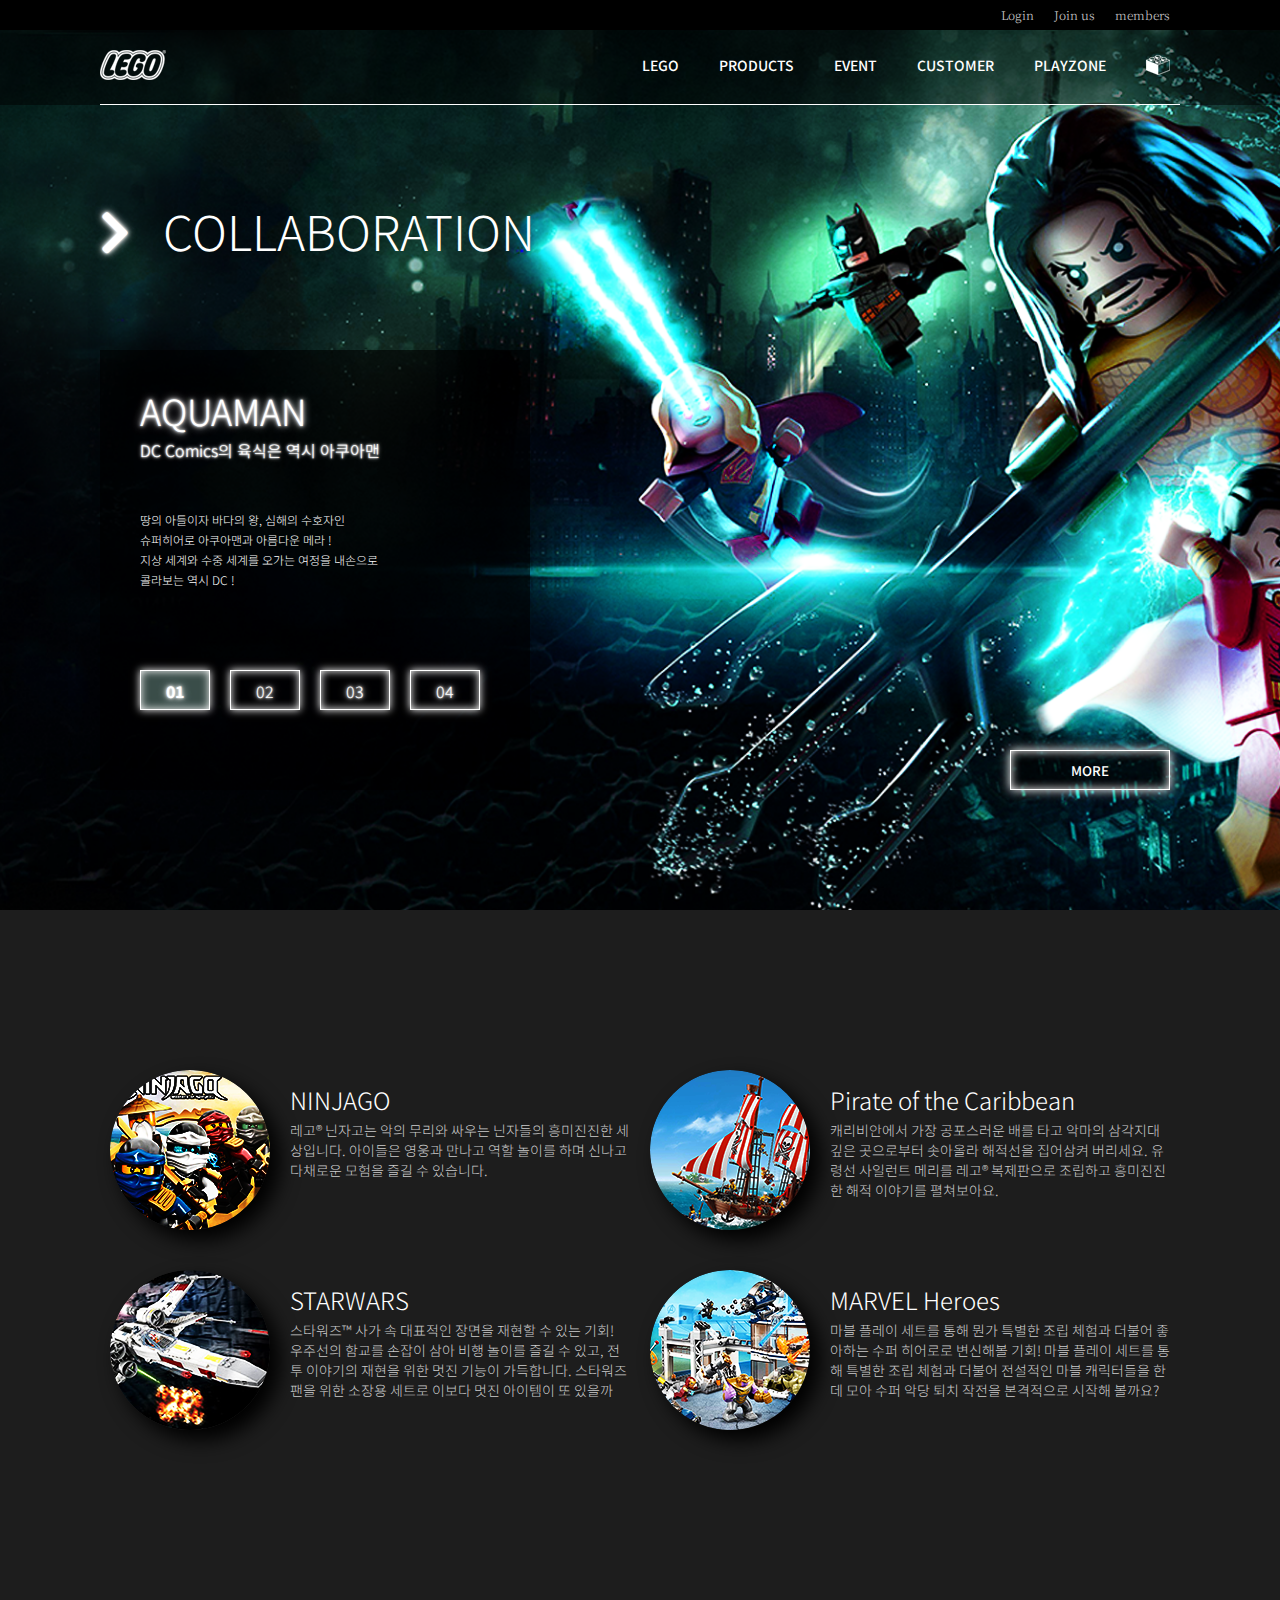
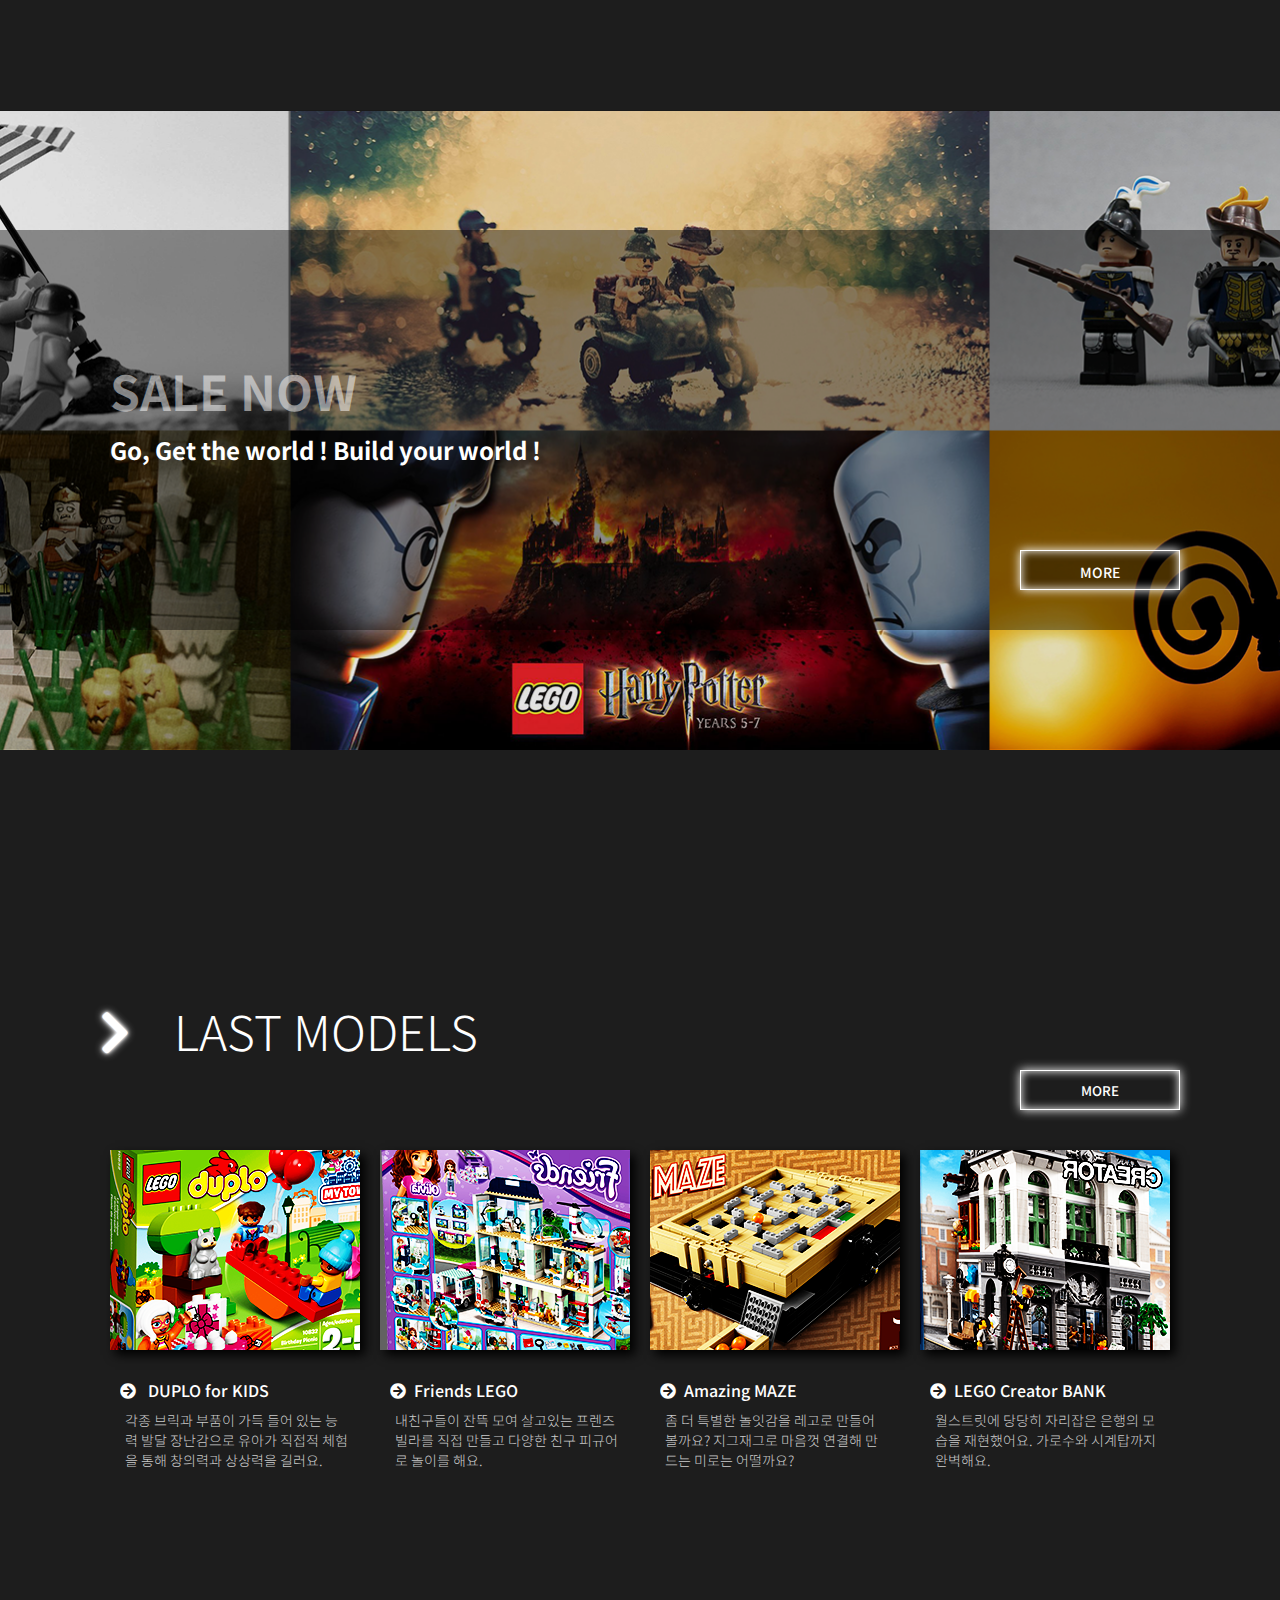
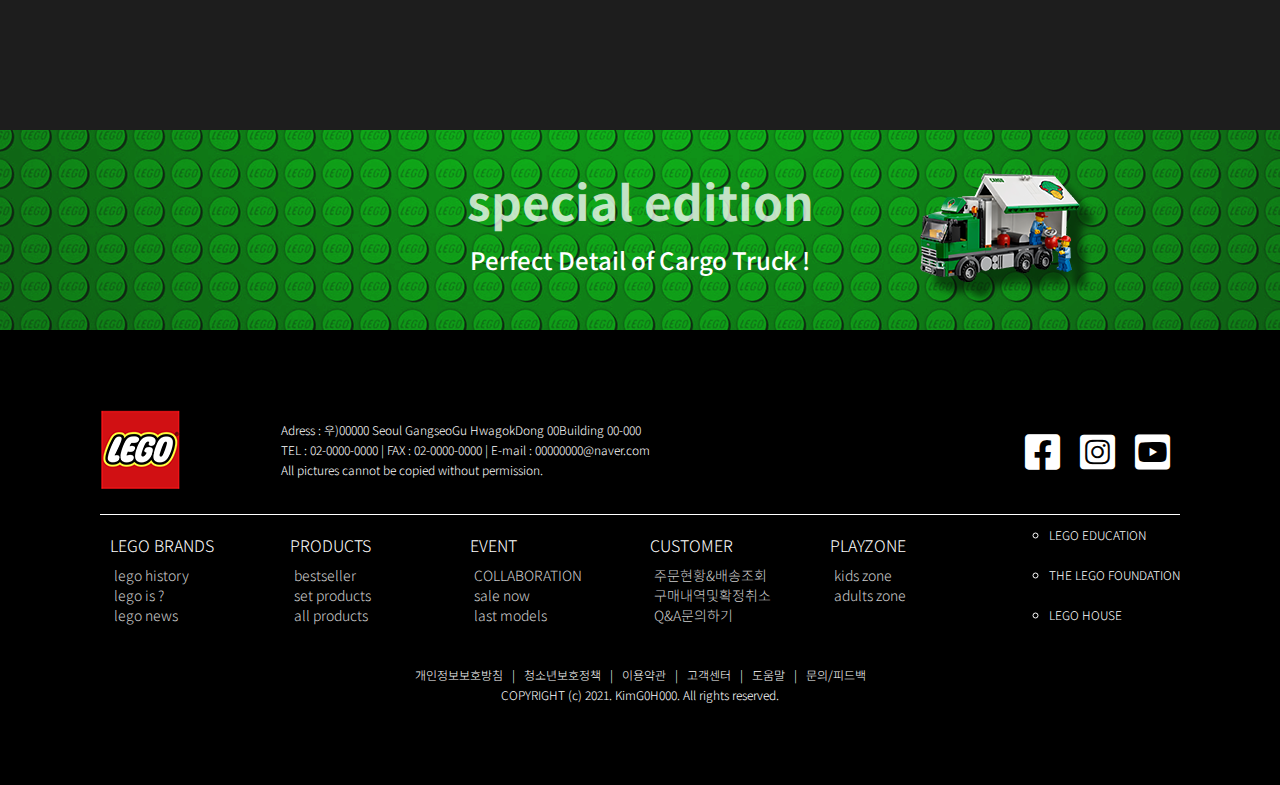
<file: sub3_EVENT.html>
<!DOCTYPE html>
<html lang="en">

<head>
    <meta charset="UTF-8">
    <meta http-equiv="X-UA-Compatible" content="IE=edge">
    <meta name="viewport" content="width=device-width, initial-scale=1.0">
    <title>LEGO EVENT</title>
    <link rel="icon" href="img/block_white.png">
    <link rel="stylesheet" href="css/reset.css">
    <link rel="stylesheet" href="css/common.css">
    <link rel="stylesheet" href="css/lego_sub3.css">
</head>

<body>
    <!-- top menu -->
    <div class="topWrap">
        <div class="topmenu">
            <ul class="nav">
                <li><a href="">Login</a></li>
                <li>Join us</li>
                <li>members</li>
            </ul>
        </div>
    </div>
    
    <!--HEADER & MAIN-->
    <div class="hdrWrap">
        <div class="header">
            <h1><a href="lego_index.html"><img src="img/lego_logo_white.png" alt=""></a></h1>
            <ul class="nav">
                <li><a href="sub1_LEGO.html">LEGO</a></li>
                <li><a href="sub2_PRODUCTS.html">products</a></li>
                <li><a href="sub3_EVENT.html">event</a></li>
                <li><a href="sub4_CUSTOMER.html">customer</a></li>
                <li><a href="sub5_PLAYZONE.html">playzone</a></li>
                <li><a href="index.html"><img src="img/block_white.png" alt=""></a></li>
            </ul>
        </div>
    </div>

    <!--MAIN-->
    <div class="mainWrap">
        <div class="main">
            <div class="header">
                <h2><span class="neon"><i class="fas fa-chevron-right"></i></span>&nbsp;&nbsp;&nbsp;<a
                        href="">collaboration</a></h2>
            </div>
            <input type="radio" name="pagena" id="p1" checked hidden>
            <input type="radio" name="pagena" id="p2" hidden>
            <input type="radio" name="pagena" id="p3" hidden>
            <input type="radio" name="pagena" id="p4" hidden>
            <div class="section">
                <div class="artGroup">
                    <div class="article at1">
                        <div class="mnimage i1">
                            <div class="texts">
                                <div class="textbox">
                                    <h3>Aquaman</h3>
                                    <h5>DC Comics의 육식은 역시 아쿠아맨</h5>
                                    <p>
                                        땅의 아들이자 바다의 왕, 심해의 수호자인
                                        <br>슈퍼히어로 아쿠아맨과 아름다운 메라 !
                                        <br>지상 세계와 수중 세계를 오가는 여정을 내손으로
                                        <br>콜라보는 역시 DC !
                                    </p>
                                </div>
                            </div>
                        </div>
                    </div>
                    <div class="article at2">
                        <div class="mnimage i2">
                            <div class="texts">
                                <div class="textbox">
                                    <h3>Pirates of Caribbean</h3>
                                    <h5>캐리비안의 해적선을 레고로 !</h5>
                                    <p>
                                        캐리비안의 해적 영화에 등장하는 유령선
                                        <br>사일런트 메리를 조립하자
                                        <br>경첩식 뱃머리를 들어올리고 해골 선체를 열어라
                                        <br>섬뜩하고도 신비로운 분위기가 물씬 !
                                    </p>
                                </div>
                            </div>
                        </div>
                    </div>
                    <div class="article at3">
                        <div class="mnimage i3">
                            <div class="texts">
                                <div class="textbox">
                                    <h3>BATMAN & JOKER</h3>
                                    <h5>DC코믹스 영웅들의 대격돌</h5>
                                    <p>
                                        조커와 악당무리들이 조커랜드를 지었어요
                                        <br>스타파이어, 비스트보이, 로빈 모두 모여 대책회의를 하자 !
                                        <br>베트맨 ! 슈퍼 점프 기동을 한바탕 펼쳐 혼내줄까나
                                        <br>그래도 수어사이드 조커는 밉지가 않아
                                    </p>
                                </div>
                            </div>
                        </div>
                    </div>
                    <div class="article at4">
                        <div class="mnimage i4">
                            <div class="texts">
                                <div class="textbox">
                                    <h3>NEXT LEVEL</h3>
                                    <h5>이 다음엔 또 무엇이 우리를 기다릴까</h5>
                                    <p>
                                        스타워즈의 공화국 건쉽, 밀레니엄 팔콘을 타고
                                        <br>제국의 디스트로이어와 에이슬리 칸티나를 누비며,
                                        <br>영화보다 흥미진진한 나만의 우주이야기
                                        <br>STARWARS를 내손으로 연출하자
                                    </p>
                                </div>
                            </div>
                        </div>
                    </div>
                </div>
            </div>
            <div class="btns">
                <ul class="pagenation">
                    <li class="p1"><label for="p1">01</label></li>
                    <li class="p2"><label for="p2">02</label></li>
                    <li class="p3"><label for="p3">03</label></li>
                    <li class="p4"><label for="p4">04</label></li>
                </ul>
                <div class="btn">
                    <button><a href="sub2_PRODUCTS.html">MORE</a></button>
                </div>
            </div>
        </div>
    </div>
    <!--COLLABO-->
    <div class="collaboWrap">
        <div class="collabo">
            <div class="article at1">
                <div class="image"></div>
                <div class="texts">
                    <h4>NINJAGO</h4>
                    <p>
                        레고® 닌자고는 악의 무리와 싸우는 닌자들의 흥미진진한 세상입니다. 아이들은 영웅과 만나고 역할 놀이를 하며 신나고 다채로운 모험을 즐길 수 있습니다.
                    </p>
                </div>
            </div>
            <div class="article at2">
                <div class="image"></div>
                <div class="texts">
                    <h4>Pirate of the Caribbean</h4>
                    <p>
                        캐리비안에서 가장 공포스러운 배를 타고 악마의 삼각지대 깊은 곳으로부터 솟아올라 해적선을 집어삼켜 버리세요. 유령선 사일런트 메리를 레고® 복제판으로 조립하고 흥미진진한
                        해적 이야기를 펼쳐보아요.
                    </p>
                </div>
            </div>
            <div class="article at3">
                <div class="image"></div>
                <div class="texts">
                    <h4>STARWARS</h4>
                    <p>
                        스타워즈™ 사가 속 대표적인 장면을 재현할 수 있는 기회!<br>
                        우주선의 함교를 손잡이 삼아 비행 놀이를 즐길 수 있고, 전투 이야기의 재현을 위한 멋진 기능이 가득합니다. 스타워즈 팬을 위한 소장용 세트로 이보다 멋진 아이템이 또
                        있을까요?
                    </p>
                </div>
            </div>
            <div class="article at4">
                <div class="image"></div>
                <div class="texts">
                    <h4>MARVEL Heroes</h4>
                    <p>
                        마블 플레이 세트를 통해 뭔가 특별한 조립 체험과 더불어 좋아하는 수퍼 히어로로 변신해볼 기회! 마블 플레이 세트를 통해 특별한 조립 체험과 더불어 전설적인 마블 캐릭터들을
                        한데 모아 수퍼 악당 퇴치 작전을 본격적으로 시작해 볼까요?
                    </p>
                </div>
            </div>
        </div>
    </div>

    <!--SALE NOW-->
    <div class="saleWrap">
        <div class="salenow">
            <div class="image">
                <div class="texts">
                    <h3>Sale now</h3>
                    <h4>Go, Get the world ! Build your world !</h4>
                </div>
                <div class="black"></div>
                <div class="btns">
                    <button>more</button>
                </div>
            </div>
        </div>
    </div>

    <!--LAST MODELS-->
    <div class="lastWrap">
        <div class="last">
            <div class="header">
                <h2><span class="neon"><i class="fas fa-chevron-right"></i></span>
                    &nbsp;&nbsp;&nbsp;<a href="">last models</a></h2>
                <div class="btn">
                    <button><a href="sub2_PRODUCTS.html">MORE</a></button>
                </div>
            </div>
            <div class="section">
                <div class="article at1">
                    <div class="image"></div>
                    <div class="texts">
                        <h5><i class="fas fa-arrow-circle-right"></i>&nbsp;&nbsp; DUPLO for KIDS</h5>
                        <p>
                            각종 브릭과 부품이 가득 들어 있는 능력 발달 장난감으로 유아가 직접적 체험을 통해 창의력과 상상력을 길러요.
                        </p>
                    </div>
                </div>
                <div class="article at2">
                    <div class="image"></div>
                    <div class="texts">
                        <h5><i class="fas fa-arrow-circle-right"></i>&nbsp;&nbsp;Friends LEGO</h5>
                        <p>
                            내친구들이 잔뜩 모여 살고있는 프렌즈 빌라를 직접 만들고 다양한 친구 피규어로 놀이를 해요.
                        </p>
                    </div>
                </div>
                <div class="article at3">
                    <div class="image"></div>
                    <div class="texts">
                        <h5><i class="fas fa-arrow-circle-right"></i>&nbsp;&nbsp;Amazing MAZE</h5>
                        <p>
                            좀 더 특별한 놀잇감을 레고로 만들어 볼까요? 지그재그로 마음껏 연결해 만드는 미로는 어떨까요?
                        </p>
                    </div>
                </div>
                <div class="article at4">
                    <div class="image"></div>
                    <div class="texts">
                        <h5><i class="fas fa-arrow-circle-right"></i>&nbsp;&nbsp;LEGO Creator BANK</h5>
                        <p>
                            월스트릿에 당당히 자리잡은 은행의 모습을 재현했어요. 가로수와 시계탑까지 완벽해요.
                        </p>
                    </div>
                </div>
            </div>
        </div>
    </div>

    <!--BANNER-->
    <div class="banner">
        <div class="image">
            <div class="texts">
                <h3>special edition</h3>
                <h5>Perfect Detail of Cargo Truck !</h5>
            </div>
        </div>
    </div>

    <!--FOOTER-->
    <div class="ftrWrap">
        <div class="footer">
            <h1><a href="lego_index.html"><img src="img/lego_logo_red.png" alt=""></a></h1>
            <ol>
                <li>Adress : 우)00000 Seoul GangseoGu HwagokDong 00Building 00-000<br>
                    TEL : <a href="tell:">02-0000-0000</a> | FAX : 02-0000-0000 |
                    E-mail : <a href="mailto:--------@naver.com">00000000@naver.com</a><br>
                    All pictures cannot be copied without permission.
                </li>
            </ol>
            <ul>
                <li><a href="https://ko-kr.facebook.com/LEGO/"><i class="fab fa-facebook-square"></i></a></li>
                <li><a href="https://www.instagram.com/legokorea_official/"><i class="fab fa-instagram-square"></i></a>
                </li>
                <li><a href="https://www.youtube.com/user/LEGO"><i class="fab fa-youtube-square"></i></a></li>
            </ul>
        </div>
    </div>
    <div class="sitemap">
        <div class="footer">
            <dl>
                <dt><a href="sub1_LEGO.html">lego brands</a></dt>
                <dd>lego history</dd>
                <dd>lego is ?</dd>
                <dd>lego news</dd>
            </dl>
            <dl>
                <dt><a href="sub2_PRODUCTS.html">products</a></dt>
                <dd>bestseller</dd>
                <dd>set products</dd>
                <dd>all products</dd>
            </dl>
            <dl>
                <dt><a href="sub3_EVENT.html">event</a></dt>
                <dd>COLLABORATION</dd>
                <dd>sale now</dd>
                <dd>last models</dd>
            </dl>
            <dl>
                <dt><a href="sub4_CUSTOMER.html">customer</a></dt>
                <dd>주문현황&배송조회</dd>
                <dd>구매내역및확정취소</dd>
                <dd>Q&A문의하기</dd>
            </dl>
            <dl>
                <dt><a href="sub5_PLAYZONE.html">playzone</a></dt>
                <dd>kids zone</dd>
                <dd>adults zone</dd>
                <dd>&nbsp;</dd>
            </dl>
            <ul type="circle">
                <li>lego education</li>
                <li>the lego foundation</li>
                <li>lego house</li>
            </ul>
        </div>
    </div>
    <div class="copyR">
        <p>
            개인정보보호방침 &nbsp; | &nbsp; 청소년보호정책 &nbsp; | &nbsp;
            이용약관 &nbsp; | &nbsp; 고객센터 &nbsp; | &nbsp; 도움말 &nbsp; | &nbsp; 문의/피드백<br>
            COPYRIGHT (c) 2021. KimG0H000. All rights reserved.
        </p>
    </div>
</body>

</html>
</file>
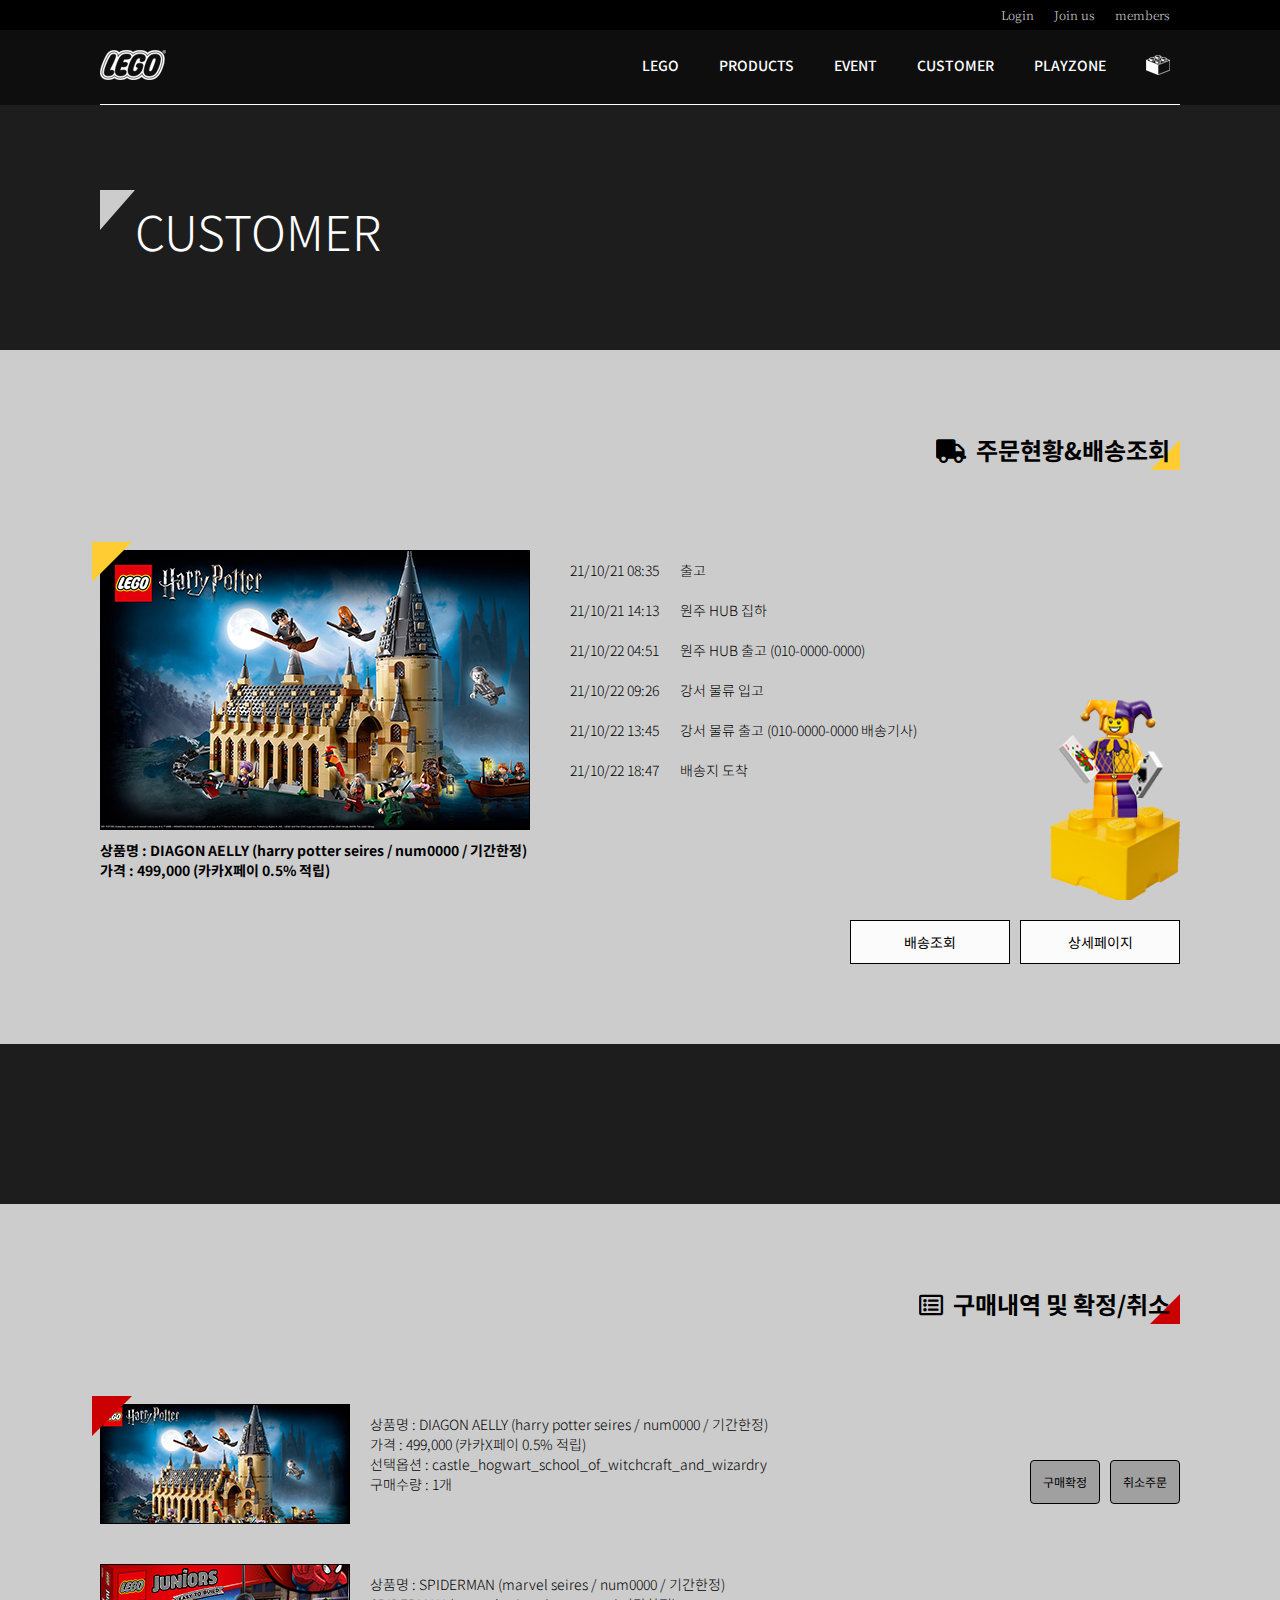
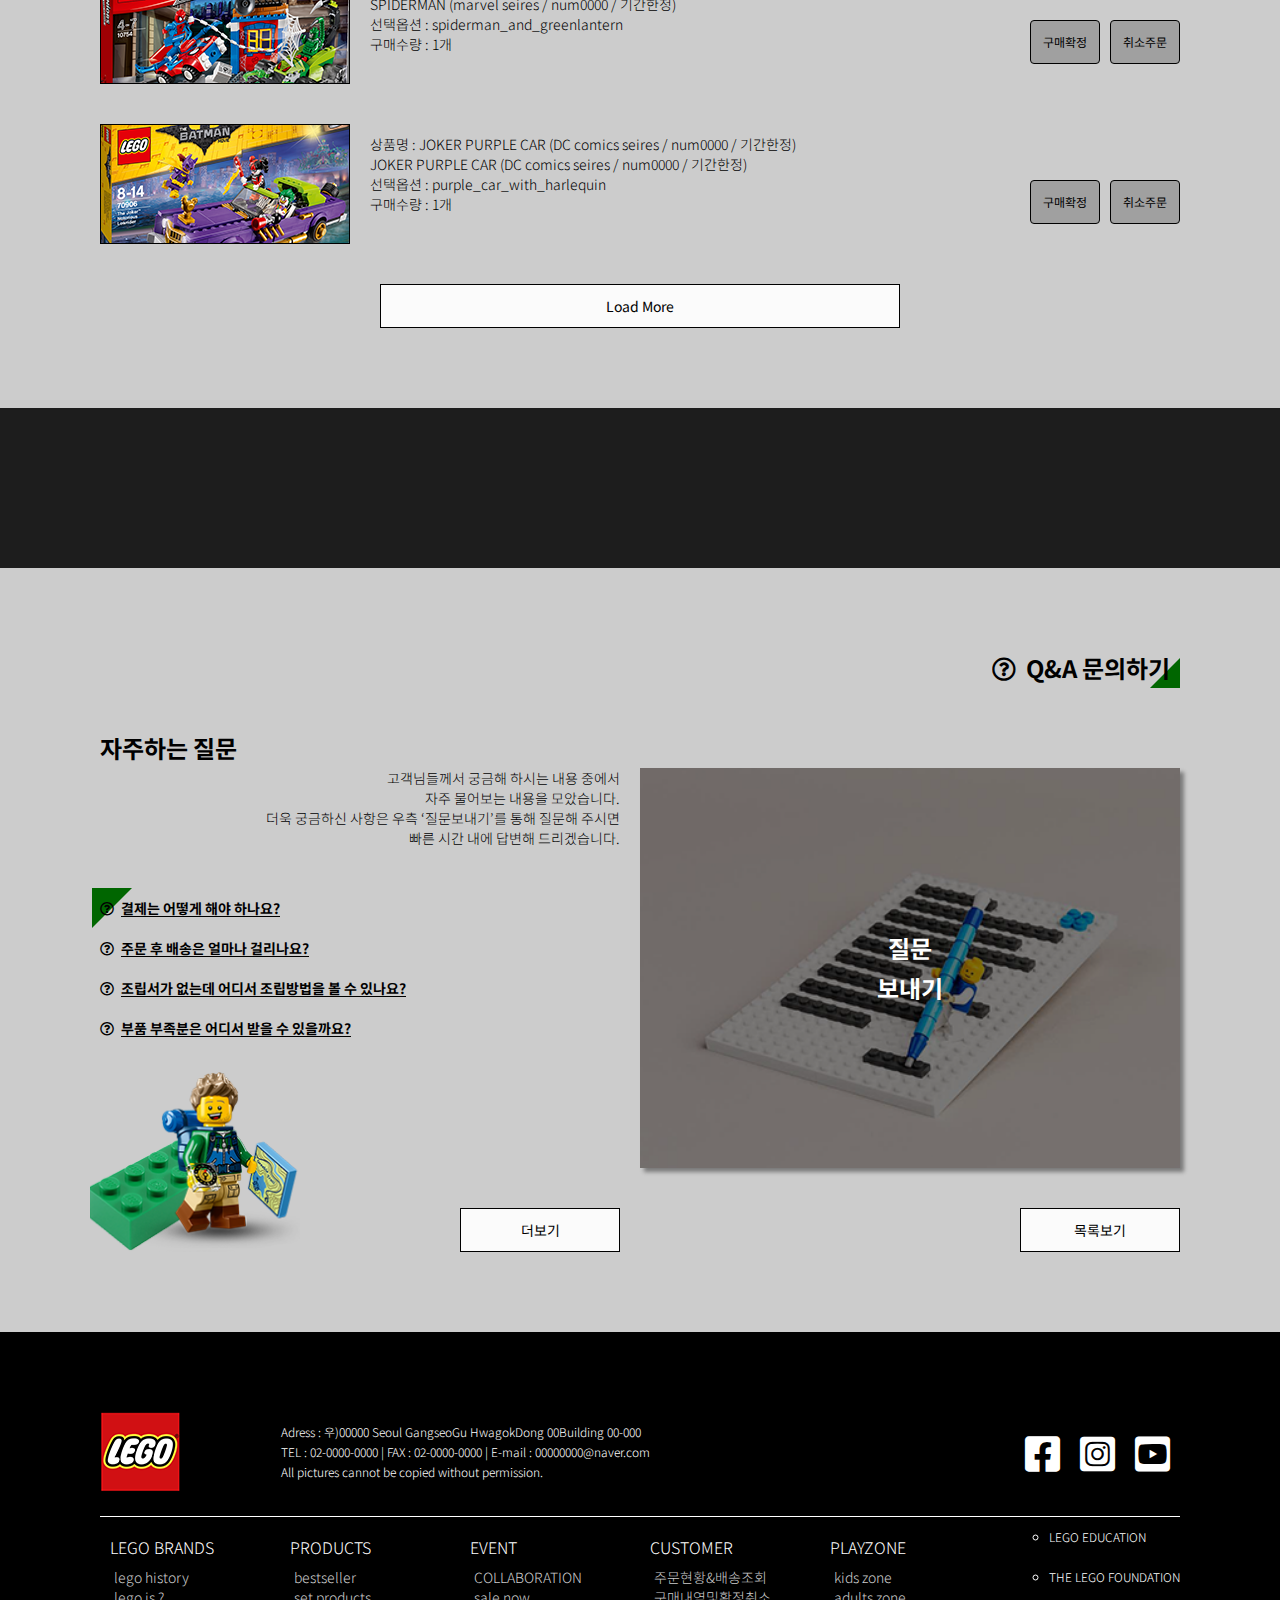
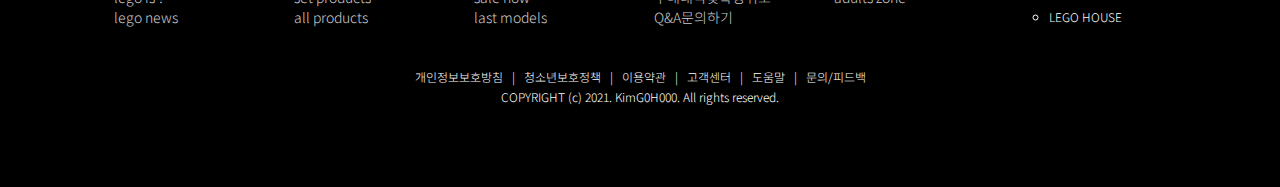
<file: sub4_CUSTOMER.html>
<!DOCTYPE html>
<html lang="en">
<head>
    <meta charset="UTF-8">
    <meta http-equiv="X-UA-Compatible" content="IE=edge">
    <meta name="viewport" content="width=device-width, initial-scale=1.0">
    <title>LEGO's CUSTOMER</title>
    <link rel="icon" href="img/block_white.png">
    <link rel="stylesheet" href="css/reset.css">
    <link rel="stylesheet" href="css/common.css">
    <link rel="stylesheet" href="css/lego_sub4.css">
</head>
<body>
    <!-- top menu -->
    <div class="topWrap">
        <div class="topmenu">
            <ul class="nav">
                <li><a href="">Login</a></li>
                <li>Join us</li>
                <li>members</li>
            </ul>
        </div>
    </div>
    
    <!--HEADER & MAIN-->
    <div class="hdrWrap">
        <div class="header">
            <h1><a href="lego_index.html"><img src="img/lego_logo_white.png" alt=""></a></h1>
            <ul class="nav">
                <li><a href="sub1_LEGO.html">LEGO</a></li>
                <li><a href="sub2_PRODUCTS.html">products</a></li>
                <li><a href="sub3_EVENT.html">event</a></li>
                <li><a href="sub4_CUSTOMER.html">customer</a></li>
                <li><a href="sub5_PLAYZONE.html">playzone</a></li>
                <li><a href="index.html"><img src="img/block_white.png" alt=""></a></li>
            </ul>
        </div>
    </div>

    <!--header-->
    <div class="pagetitle">
        <div class="tri"></div>
        <h2>customer</h2>
    </div>
    <!--content-->
    <div class="conWrap con1">
        <div class="wrap">
            <div class="header">
                <div><i class="fas fa-truck"></i></div>
                <div class="conheader">주문현황&배송조회</div>
                <div class="tri"></div>
            </div>
        </div>
        <div class="section">
            <div class="secL">
                <div class="tri"></div>
                <div class="img i1"></div>
                <p>
                    상품명 : DIAGON AELLY (harry potter seires / num0000 / 기간한정)
                    <br>가격 : 499,000 (카카X페이 0.5% 적립)
                </p>
            </div>
            <div class="secR">
                <p>
                    21/10/21 08:35 &nbsp;&nbsp;&nbsp;&nbsp;&nbsp;    출고
                    <br>21/10/21 14:13 &nbsp;&nbsp;&nbsp;&nbsp;&nbsp;    원주 HUB 집하
                    <br>21/10/22 04:51 &nbsp;&nbsp;&nbsp;&nbsp;&nbsp;    원주 HUB 출고 (010-0000-0000)
                    <br>21/10/22 09:26 &nbsp;&nbsp;&nbsp;&nbsp;&nbsp;    강서 물류 입고 
                    <br>21/10/22 13:45 &nbsp;&nbsp;&nbsp;&nbsp;&nbsp;    강서 물류 출고 (010-0000-0000 배송기사)
                    <br>21/10/22 18:47 &nbsp;&nbsp;&nbsp;&nbsp;&nbsp;    배송지 도착
                </p>
            </div>
            <div class="img i2"></div>
        </div>
        <div class="btns">
            <button>상세페이지</button>
            <button>배송조회</button>
        </div>
    </div>

    <!--content-->
    <div class="conWrap con2">
        <div class="wrap">
            <div class="header">
                <div><i class="far fa-list-alt"></i></div>
                <div class="conheader">구매내역 및 확정/취소</div>
                <div class="tri"></div>
            </div>
        </div>
        <div class="section sec1 mt80">
            <div class="secL">
                <div class="tri"></div>
                <div class="img i1"></div>
            </div>
            <div class="secR">
                <p>
                    상품명 : DIAGON AELLY (harry potter seires / num0000 / 기간한정)
                    <br>가격 : 499,000 (카카X페이 0.5% 적립)
                    <br>선택옵션 : castle_hogwart_school_of_witchcraft_and_wizardry
                    <br>구매수량 : 1개
                </p>
            </div>
            <div class="btns">
                <button>구매확정</button>
                <button>취소주문</button>
            </div>
        </div>
        <div class="section sec2">
            <div class="secL">
                <div class="img i1"></div>
            </div>
            <div class="secR">
                <p>
                    상품명 : SPIDERMAN (marvel seires / num0000 / 기간한정)
                    <br>SPIDERMAN (marvel seires / num0000 / 기간한정)
                    <br>선택옵션 : spiderman_and_greenlantern
                    <br>구매수량 : 1개
                </p>
            </div>
            <div class="btns">
                <button>구매확정</button>
                <button>취소주문</button>
            </div>
        </div>
        <div class="section sec3">
            <div class="secL">
                <div class="img i1"></div>
            </div>
            <div class="secR">
                <p>
                    상품명 : JOKER PURPLE CAR (DC comics seires / num0000 / 기간한정)
                    <br>JOKER PURPLE CAR (DC comics seires / num0000 / 기간한정)
                    <br>선택옵션 : purple_car_with_harlequin
                    <br>구매수량 : 1개
                </p>
            </div>
            <div class="btns">
                <button>구매확정</button>
                <button>취소주문</button>
            </div>
        </div>
        <div class="bt"><button>Load More</button></div>
    </div>

    <!--content-->
    <div class="conWrap con3">
        <div class="wrap">
            <div class="header">
                <div><i class="far fa-question-circle"></i></div>
                <div class="conheader">Q&A 문의하기</div>
                <div class="tri"></div>
            </div>
        </div>
        <div class="title">
            <h3>자주하는 질문</h3>
        </div>
        <div class="section">
            <div class="secL">
                <div class="p1"><p>
                    고객님들께서 궁금해 하시는 내용 중에서
                    <br>자주 물어보는 내용을 모았습니다.
                    <br>더욱 궁금하신 사항은 우측 ‘질문보내기’를 통해 질문해 주시면
                    <br>빠른 시간 내에 답변해 드리겠습니다.
                </p></div>
                <div class="p2">
                    <div class="tri"></div>
                    <ul>
                        <li><i class="far fa-question-circle">&nbsp;&nbsp;</i>결제는 어떻게 해야 하나요?</li>
                        <li><i class="far fa-question-circle">&nbsp;&nbsp;</i>주문 후 배송은 얼마나 걸리나요?</li>
                        <li><i class="far fa-question-circle">&nbsp;&nbsp;</i>조립서가 없는데 어디서 조립방법을 볼 수 있나요?</li>
                        <li><i class="far fa-question-circle">&nbsp;&nbsp;</i>부품 부족분은 어디서 받을 수 있을까요?</li>
                    </ul>
                </div>
                <div class="img i1"></div>
                <div class="btns">
                    <button>더보기</button>
                </div>
            </div>
            <div class="secR">
                <div class="img i2"><h3>질문<br>보내기</h3></div>
                <div class="btns">
                    <button>목록보기</button>
                </div>
            </div>
        </div>
        
    </div>

    <!--FOOTER-->
    <div class="ftrWrap">
        <div class="footer">
            <h1><a href="lego_index.html"><img src="img/lego_logo_red.png" alt=""></a></h1>
            <ol>
                <li>Adress : 우)00000 Seoul GangseoGu HwagokDong 00Building 00-000<br>
                    TEL : <a href="tell:">02-0000-0000</a> | FAX : 02-0000-0000 | 
                    E-mail : <a href="mailto:--------@naver.com">00000000@naver.com</a><br>
                    All pictures cannot be copied without permission.
                </li>
            </ol>
            <ul>
                <li><a href="https://ko-kr.facebook.com/LEGO/"><i class="fab fa-facebook-square"></i></a></li>
                <li><a href="https://www.instagram.com/legokorea_official/"><i class="fab fa-instagram-square"></i></a></li>
                <li><a href="https://www.youtube.com/user/LEGO"><i class="fab fa-youtube-square"></i></a></li>
            </ul>
        </div>
    </div>
    <div class="sitemap">
        <div class="footer">
            <dl>
                <dt><a href="sub1_LEGO.html">lego brands</a></dt>
                <dd>lego history</dd>
                <dd>lego is ?</dd>
                <dd>lego news</dd>
            </dl>
            <dl>
                <dt><a href="sub2_PRODUCTS.html">products</a></dt>
                <dd>bestseller</dd>
                <dd>set products</dd>
                <dd>all products</dd>
            </dl>
            <dl>
                <dt><a href="sub3_EVENT.html">event</a></dt>
                <dd>COLLABORATION</dd>
                <dd>sale now</dd>
                <dd>last models</dd>
            </dl>
            <dl>
                <dt><a href="sub4_CUSTOMER.html">customer</a></dt>
                <dd>주문현황&배송조회</dd>
                <dd>구매내역및확정취소</dd>
                <dd>Q&A문의하기</dd>
            </dl>
            <dl>
                <dt><a href="sub5_PLAYZONE.html">playzone</a></dt>
                <dd>kids zone</dd>
                <dd>adults zone</dd>
                <dd>&nbsp;</dd>
            </dl>
            <ul type = "circle">
                <li>lego education</li>
                <li>the lego foundation</li>
                <li>lego house</li>
            </ul>
        </div>
    </div>
    <div class="copyR">
        <p>
            개인정보보호방침 &nbsp; | &nbsp; 청소년보호정책 &nbsp; | &nbsp; 
            이용약관 &nbsp; | &nbsp; 고객센터 &nbsp; | &nbsp; 도움말 &nbsp; | &nbsp; 문의/피드백<br>
            COPYRIGHT (c) 2021. KimG0H000. All  rights reserved.
        </p>
    </div>
</body>
</html>
</file>
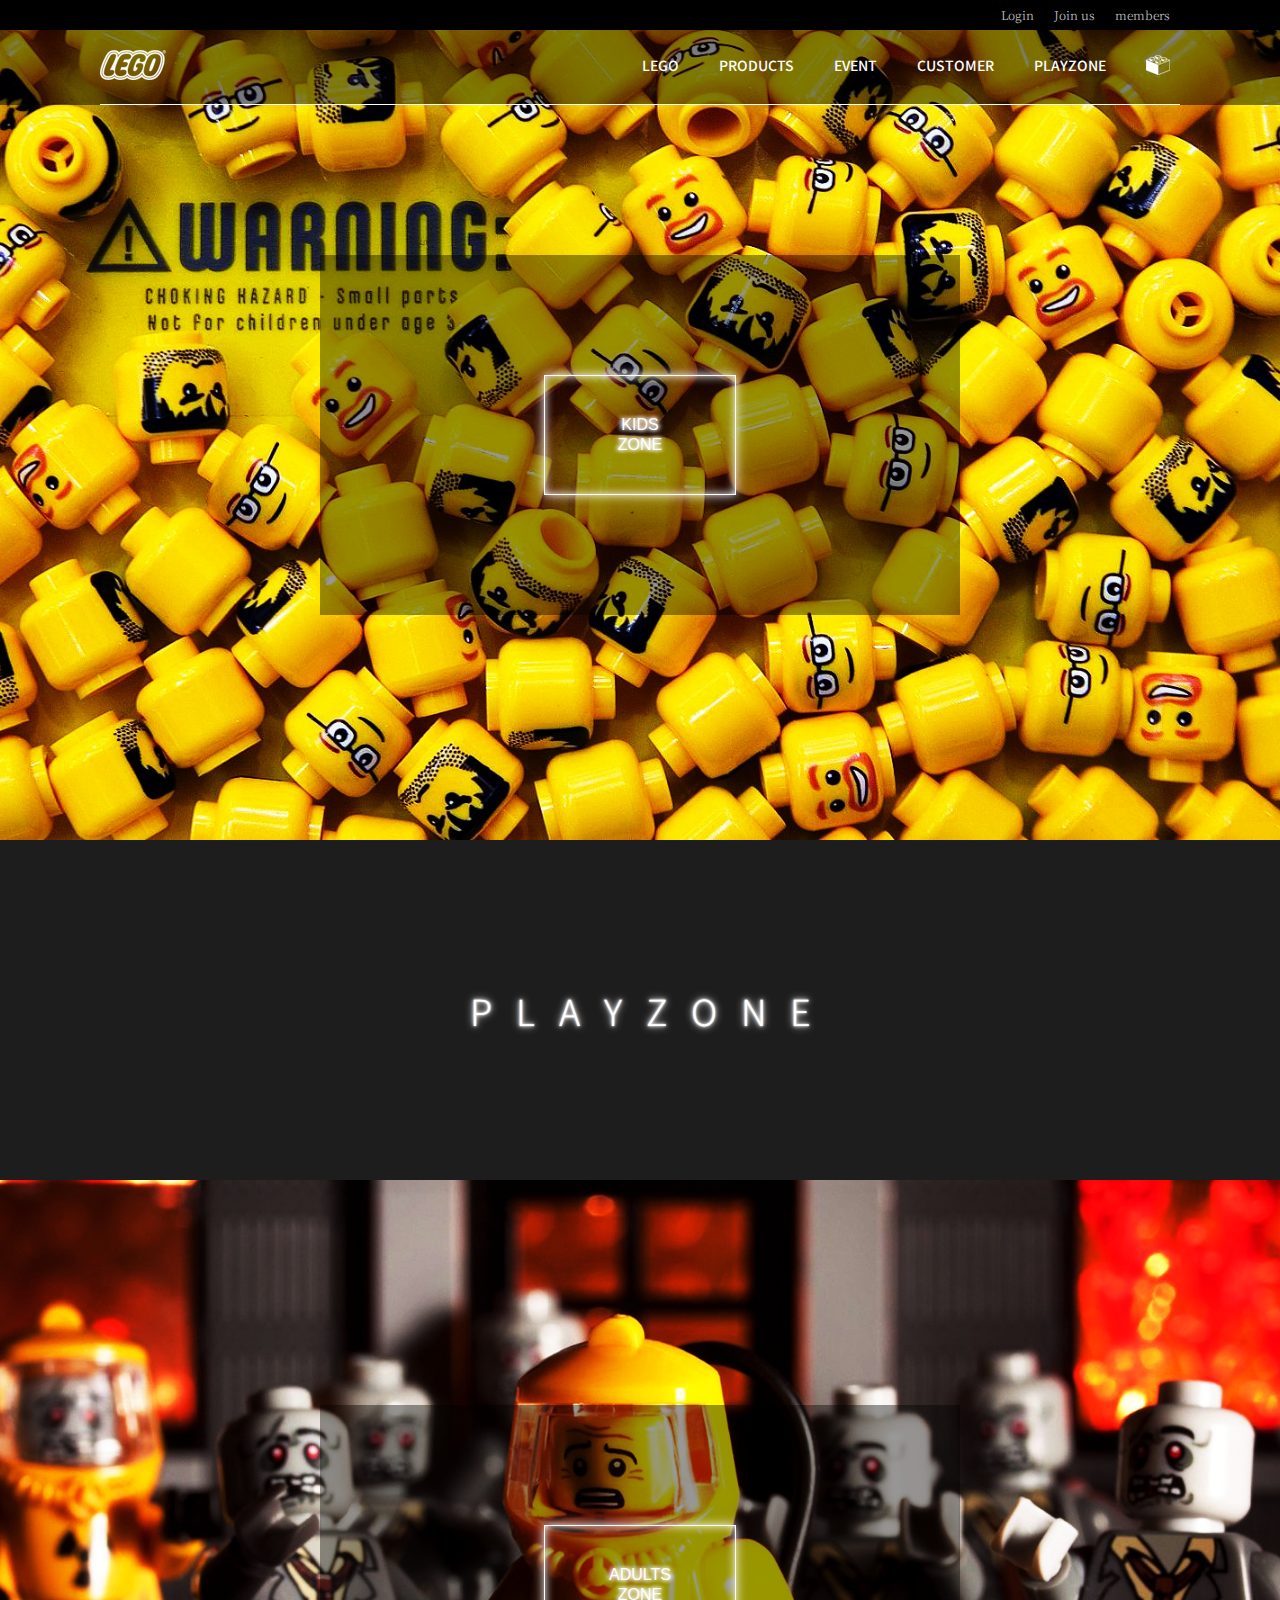
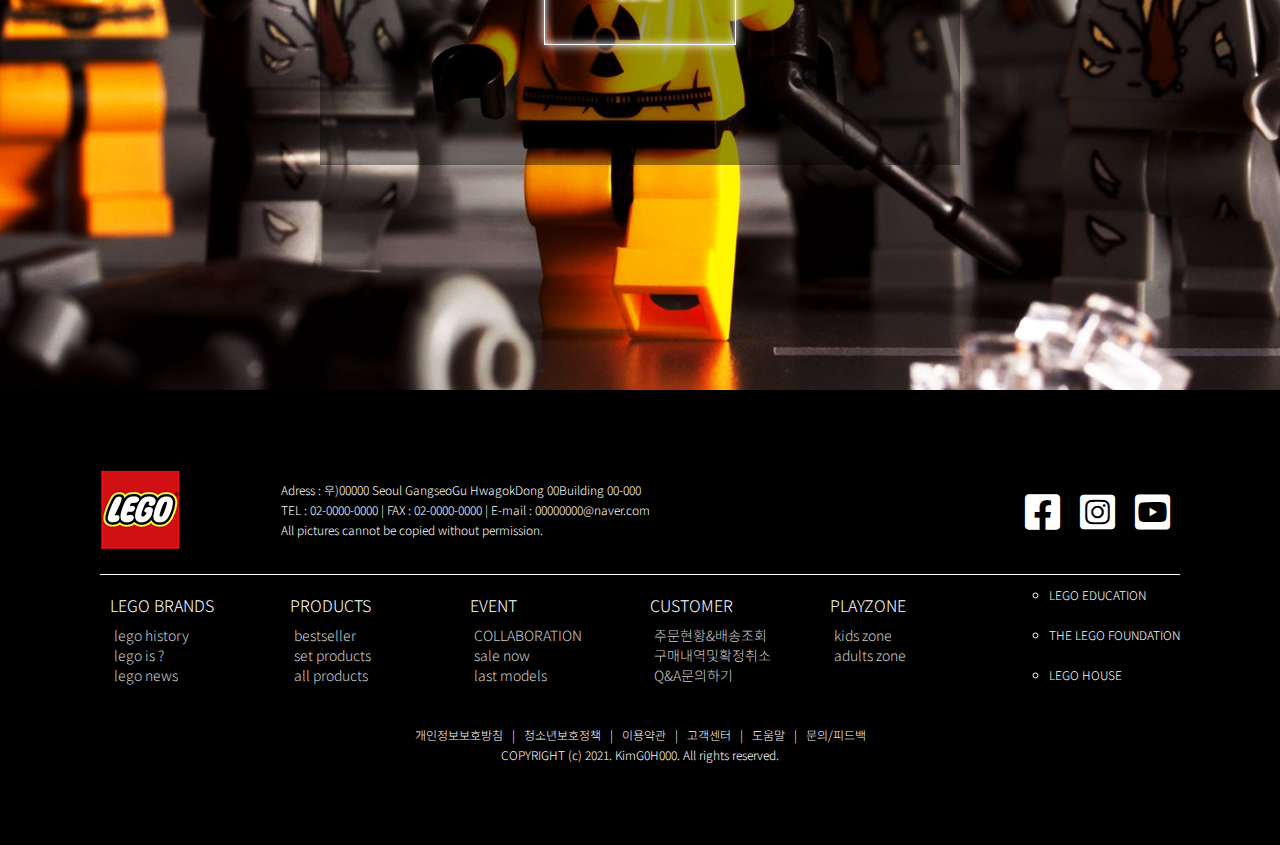
<file: sub5_PLAYZONE.html>
<!DOCTYPE html>
<html lang="en">
<head>
    <meta charset="UTF-8">
    <meta http-equiv="X-UA-Compatible" content="IE=edge">
    <meta name="viewport" content="width=device-width, initial-scale=1.0">
    <title>PLAYZONE</title>
    <link rel="icon" href="img/block_white.png">
    <link rel="stylesheet" href="css/reset.css">
    <link rel="stylesheet" href="css/common.css">
    <link rel="stylesheet" href="css/lego_sub5.css">
</head>
<body>
    <!-- top menu -->
    <div class="topWrap">
        <div class="topmenu">
            <ul class="nav">
                <li><a href="">Login</a></li>
                <li>Join us</li>
                <li>members</li>
            </ul>
        </div>
    </div>
    
    <!--HEADER & MAIN-->
    <div class="hdrWrap">
        <div class="header">
            <h1><a href="lego_index.html"><img src="img/lego_logo_white.png" alt=""></a></h1>
            <ul class="nav">
                <li><a href="sub1_LEGO.html">LEGO</a></li>
                <li><a href="sub2_PRODUCTS.html">products</a></li>
                <li><a href="sub3_EVENT.html">event</a></li>
                <li><a href="sub4_CUSTOMER.html">customer</a></li>
                <li><a href="sub5_PLAYZONE.html">playzone</a></li>
                <li><a href="index.html"><img src="img/block_white.png" alt=""></a></li>
            </ul>
        </div>
    </div>

    <!--MAIN CONTENT-->
    <div class="main mn01">
        <div class="mnimg"></div>
        <div class="imgBlack"></div>
        <div class="btns">
            <button class="btl"><a href="sub5_PLAYZONE.html">kids<br>zone</a></button>
        </div>
    </div>
    <div class="neonsign">
        <span class="neon">P</span> &nbsp;
            <span class="neon">L</span> &nbsp;
            <span class="neon">A</span> &nbsp;
            <span class="neon">Y</span> &nbsp;
            <span class="neon zzz">Z</span> &nbsp;
            <span class="neon">O</span> &nbsp;
            <span class="neon">N</span> &nbsp;
            <span class="neon">E</span>
    </div>
    <div class="main mn02">
        <div class="mnimg"></div>
        <div class="imgBlack">
            <div class="blackCover"></div>
        </div>
        <div class="btns">
            <button class="btr"><a href="sub5_PLAYZONE.html">adults<br>zone</a></button>
        </div>
    </div>


    <!--FOOTER-->
    <div class="ftrWrap">
        <div class="footer">
            <h1><a href="lego_index.html"><img src="img/lego_logo_red.png" alt=""></a></h1>
            <ol>
                <li>Adress : 우)00000 Seoul GangseoGu HwagokDong 00Building 00-000<br>
                    TEL : <a href="tell:">02-0000-0000</a> | FAX : 02-0000-0000 | 
                    E-mail : <a href="mailto:--------@naver.com">00000000@naver.com</a><br>
                    All pictures cannot be copied without permission.
                </li>
            </ol>
            <ul>
                <li><a href="https://ko-kr.facebook.com/LEGO/"><i class="fab fa-facebook-square"></i></a></li>
                <li><a href="https://www.instagram.com/legokorea_official/"><i class="fab fa-instagram-square"></i></a></li>
                <li><a href="https://www.youtube.com/user/LEGO"><i class="fab fa-youtube-square"></i></a></li>
            </ul>
        </div>
    </div>
    <div class="sitemap">
        <div class="footer">
            <dl>
                <dt><a href="sub1_LEGO.html">lego brands</a></dt>
                <dd>lego history</dd>
                <dd>lego is ?</dd>
                <dd>lego news</dd>
            </dl>
            <dl>
                <dt><a href="sub2_PRODUCTS.html">products</a></dt>
                <dd>bestseller</dd>
                <dd>set products</dd>
                <dd>all products</dd>
            </dl>
            <dl>
                <dt><a href="sub3_EVENT.html">event</a></dt>
                <dd>COLLABORATION</dd>
                <dd>sale now</dd>
                <dd>last models</dd>
            </dl>
            <dl>
                <dt><a href="sub4_CUSTOMER.html">customer</a></dt>
                <dd>주문현황&배송조회</dd>
                <dd>구매내역및확정취소</dd>
                <dd>Q&A문의하기</dd>
            </dl>
            <dl>
                <dt><a href="sub5_PLAYZONE.html">playzone</a></dt>
                <dd>kids zone</dd>
                <dd>adults zone</dd>
                <dd>&nbsp;</dd>
            </dl>
            <ul type = "circle">
                <li>lego education</li>
                <li>the lego foundation</li>
                <li>lego house</li>
            </ul>
        </div>
    </div>
    <div class="copyR">
        <p>
            개인정보보호방침 &nbsp; | &nbsp; 청소년보호정책 &nbsp; | &nbsp; 
            이용약관 &nbsp; | &nbsp; 고객센터 &nbsp; | &nbsp; 도움말 &nbsp; | &nbsp; 문의/피드백<br>
            COPYRIGHT (c) 2021. KimG0H000. All  rights reserved.
        </p>
    </div>
</body>
</html>
</file>
<file: css/common.css>
/* common.css */
@import url('all.css');
@import url('https://fonts.googleapis.com/css2?family=Noto+Sans+KR:wght@100;300;500;700;900&family=Noto+Serif+KR:wght@300;500;700;900&display=swap');


@font-face {
    font-family: 'smdong';
    src: url('../fonts/Typo_SsangmunDongB.ttf');
}


body{
    /* 본문서체를 지정 */
    font-family: 'Noto Serif KR', serif;
    font-weight: 300;
    font-size: 14px;
    line-height: 20px;
    color: #555;
    /*overflow-x: hidden;*/
}
h1, h2, h3, h4, h5, h6{
    font-family: 'Noto Sans KR';
}
div.content{
    padding: 160px 0;
}
div.content .header{
    /* width: 1080px; */
    max-width: 1080px;
    width: 90%;
    margin: 0 auto;
}
div.content .header h3{
    font-weight: 700;
    font-size: 36px;
    line-height: 80px;
}
div.content .header p{}
div.content .section::after{
    display: block;
    content: '';
    clear: both;
}
div.content .section{
    /* width: 1080px; */
    max-width: 1080px;
    width: 90%;
    margin: 0 auto;
    margin-top: 80px;
}
div.content .section h4{
    font-weight: 700;
    font-size: 24px;
    line-height: 40px;
}
div.content .section h5{
    font-weight: 700;
    font-size: 12px;
    line-height: 40px;
}
div.content .section h6{}
div.content .section p{
    overflow: hidden;
}
div.content .section nav{
    font-size: 30px;
    line-height: 40px;
}

.mt10{margin-top: 10px !important;}
.mt20{margin-top: 20px !important;}
.mt30{margin-top: 30px !important;}
.mt40{margin-top: 40px !important;}
.mt50{margin-top: 50px !important;}
.mt60{margin-top: 60px !important;}
.mt70{margin-top: 70px !important;}
.mt80{margin-top: 80px !important;}

/*add DECO*//*add DECO*//*add DECO*/
/*add DECO*//*add DECO*//*add DECO*/
.highlightP{
    display: inline;
    box-shadow: inset 0 -10px 0 rgba(164, 147, 255, 0.5);
}
.highlightY{
    display: inline;
    box-shadow: inset 0 -10px 0 rgba(255, 205, 68, 0.3);
}
.highlightB{
    display: inline;
    box-shadow: inset 0 -10px 0 rgba(86, 202, 255, 0.3);
}


/* topmenu *//* topmenu *//* topmenu */
/* topmenu *//* topmenu *//* topmenu */
div.topWrap{
    background-color: #000;
    min-width: 800px;
}
div.topWrap .topmenu{
    width: 100%; min-width: 800px;
    max-width: 1080px;
    margin: 0 auto;
}
div.topWrap .topmenu .nav{
    display: flex;
    justify-content: flex-end;
}
div.topWrap .topmenu .nav li{
    font-size: 12px;
    color: #ccc;
    padding: 5px 10px;
    cursor: pointer;
    transition: 0.5s;
}
div.topWrap .topmenu .nav li:hover{
    color: #fff;
    text-shadow: 0 0px 4px #fff;
}


/* TOPMENU *//* TOPMENU *//* TOPMENU *//* TOPMENU *//* TOPMENU */
/* TOPMENU *//* TOPMENU *//* TOPMENU *//* TOPMENU *//* TOPMENU */
div.hdrWrap{
    background-color: rgba(0, 0, 0, 0.5);
    position: absolute;
    width: 100%; min-width: 800px;
    z-index: 100;
}
div.hdrWrap>.header{
    width: 100%; min-width: 800px; max-width: 1080px; 
    margin: 0 auto;
    color: #fff;
    border-bottom: 1px solid #fff;
    position: relative;
    display: flex;
}
div.hdrWrap>.header>h1{
    width: 65px;
    padding: 20px 0;
}
div.hdrWrap>.header>h1:hover{
    transform: translate(2px, 2px);
}

div.hdrWrap>.header>.nav{
    text-transform: uppercase;
    display: flex;
    position: absolute;
    right: 0;
}
div.hdrWrap>.header>.nav>li{
    font-family: 'Noto Sans KR';
    font-weight: 500;
    font-size: 14px;
    line-height: 20px;
    padding: 25px 10px;
    margin-left: 20px;
}
div.hdrWrap>.header>.nav>li:hover{
    text-shadow: 0 0 8px #fff, 0 0 12px #fff, 0 0 4px #fff;
    
    transform: translate(1px, 1px);
}
div.hdrWrap>.header>.nav>li:hover:nth-child(6){
    transform: rotate(10deg);
    transition: 0s;
}


/* FOOTER *//* FOOTER *//* FOOTER *//* FOOTER *//* FOOTER */
/* FOOTER *//* FOOTER *//* FOOTER *//* FOOTER *//* FOOTER */
div.ftrWrap{
    background-color: #000;
    min-width: 800px;
    padding-top: 80px;
    padding-bottom: 20px;
}
div.ftrWrap>.footer{
    width: 100%; min-width: 800px; max-width: 1080px;
    margin: 0 auto;
    text-align: center;
    display: flex;
    position: relative;
}
div.ftrWrap>.footer>h1{
    display: block;
}
div.ftrWrap>.footer>h1:hover{
    box-shadow: 0 0 20px 2px #fff;
    transition: 0.3s;
}
div.ftrWrap>.footer>ol{
    width: 460px; height: 80px;
    margin-left: 100px;
    font-size: 12px;
    line-height: 20px;
    text-align: left;
    padding: 10px 0;
}
div.ftrWrap>.footer>ol>li{
    font-family: 'Noto Sans KR';
    color: #fff;
}
div.ftrWrap>.footer>ul{
    display: flex;
    position: absolute;
    right: 0;
}
div.ftrWrap>.footer>ul>li{
    font-size: 40px;
    line-height: 80px;
    color: #fff;
    padding: 0 10px;
    cursor: pointer;
}
div.ftrWrap>.footer>ul>li:hover{
    text-shadow: 0 0 8px #fff;
    transform: rotate(5deg);
}

/* footer */
div.sitemap{
    background-color: #000;
    min-width: 800px;
}
div.sitemap>.footer{
    width: 100%; min-width: 800px; max-width: 1080px;
    margin: 0 auto;
    overflow: hidden;
    position: relative;
    border-top: 1px solid #fff;
}
div.sitemap>.footer>dl{
    width: calc(100% / 6);
    float: left;
    padding-left: 10px;
    padding-top: 10px;
}
div.sitemap>.footer>dl>dt{
    font-family: 'Noto Sans KR', sans-serif;
    font-weight: 300;
    font-size: 16px;
    line-height: 40px;
    text-transform: uppercase;
    color: #fff;
    cursor: pointer;
}
div.sitemap>.footer>dl>dt:hover{
    text-shadow: 0 0 4px #fff, 0 0 8px #fff, 0 0 2px #fff;
}
div.sitemap>.footer>dl>dd{
    font-family: 'Noto Sans KR', sans-serif;
    font-weight: 300;
    font-size: 14px;
    line-height: 20px;
    color: #ccc;
    padding-left: 4px;
}
div.sitemap>.footer>ul{
    font-family: 'Noto Sans KR';
    font-size: 12px;
    line-height: 40px;
    color: #fff;
    text-transform: uppercase;
    list-style: circle;
    position: absolute;
    right: 0;
}
div.sitemap>.footer>ul>li{
    cursor: pointer;
}
div.sitemap>.footer>ul>li:hover{
    text-shadow: 0 0 4px #fff, 0 0 8px #fff, 0 0 2px #fff;
    transform: translate(1px, 1px);
}

/* copyright */
div.copyR{
    background-color: #000;
    min-width: 800px;
    padding-top: 40px;
    padding-bottom: 80px;
}
div.copyR>p{
    font-family: 'Noto Sans KR';
    font-size: 12px;
    line-height: 20px;
    color: #fff;
    text-align: center;
}
</file>
<file: css/lego_index.css>
body{
    background-color: #1d1d1d;
}

/* main *//* main *//* main */
/* main *//* main *//* main */
div.mnWrap{
    position: relative;
    overflow: hidden;
    width: 100%; min-width: 800px;
    padding-bottom: 160px;
}
div.mnWrap>.mnImg{
    background-image: url(../img/lego_index.jpg);
    background-position: center;
    background-repeat: no-repeat;
    background-size: cover;
    position: absolute;
    margin: auto;
    top: 0; bottom: 0;
    left: 0; right: 0;
    z-index: -10;
}
div.mnWrap>.imgBlack{}
div.mnWrap>.imgBlack>.blackCover{
    background-color: rgba(0,0,0,0.5);
    width: calc((100vw - 1080px) / 2 + 1080px);
    height: 520px;
    position: absolute;
    top: 240px; bottom: 0;
    left: 0; right: 0;
    z-index: -5;
    direction: rtl;
}
div.mnWrap>.main{
    width: 100%; max-width: 1080px;
    margin: 0 auto;
}
div.mnWrap>.main>.texts{
    text-align: right;
    margin-left: auto;
    padding-top: 120px;
    margin-top: 240px;
    padding-right: 40px;
}
div.mnWrap>.main>.texts::after{
    display: block; content: '';
    clear: both;
}
div.mnWrap>.main>.texts>h6{
    font-family: 'smdong';
    font-size: 48px;
    line-height: 80px;
    text-transform: uppercase;
    color: #fff;
    text-shadow: 0 0 4px #fff, 0 0 8px #fff, 0 0 2px #fff;
    transition-property: all;
    transition-duration: 0.5s;
}

div.mnWrap>.main>.texts:hover>h6{
    text-shadow: 0 0 8px #fff, 0 0 12px #fff, 0 0 4px #fff;
    text-shadow: 40px -20px 8px rgba(255,255,255,0.5), 0 0px 8px #fff, -20px -10px 8px rgba(255,255,255,0.5);
}
div.mnWrap>.main>.texts:hover>h2{
    color: #fff;
    text-shadow: 0 0 4px #fff, 0 0 8px #fff, 0 0 2px #fff;
}
div.mnWrap>.main>.texts:hover>h2>span{
    color: #000;
    text-shadow: 0 0 8px #fff, 0 0 12px #fff, 0 0 4px #fff;
    text-shadow: 40px 40px 12px rgba(255,255,255,0.5), 0 0px 12px #fff, -50px -20px 20px rgba(255,255,255,0.5);
}
div.mnWrap>.main>.texts>h2{
    font-family: 'smdong';
    font-size: 36px;
    text-transform: lowercase;
    line-height: 80px;
    color: #fff;
    transition-property: all;
    transition-duration: 0.5s;
}

div.mnWrap>.main>.texts>h2>span{
    font-size: 84px;
    text-transform: uppercase;
    text-shadow: 0 0 4px #fff, 0 0 8px #fff, 0 0 2px #fff;
    transition-property: all;
    transition-duration: 0.5s;
}
div.mnWrap>.main>.texts>nav{
    float: left;
    padding-bottom: 40px;
}
div.mnWrap>.main>.texts>nav>button{
    font-family: 'Noto Sans KR';
    font-weight: 500;
    font-size: 14x;
    background-color: rgba(0,0,0,0);
    color: #fff;
    width: 160px;     height: 40px;
    border: 1px solid #fff;
    box-shadow: 0 0 10px #fff, inset 0px 0px 10px #fff;
    margin: 120px 5px 0;
    cursor: pointer;
}
div.mnWrap>.main>.texts>nav>button:hover{
    box-shadow: 0 0 20px #fff, inset 0px 0px 5px #fff;
    font-weight: 700;
    text-shadow: 0 0 5px #fff;
}

/* BEST & COLLABO content*//* BEST & COLLABO content*//* BEST & COLLABO content*/
/* BEST & COLLABO content*//* BEST & COLLABO content*//* BEST & COLLABO content*/
div.content{}
div.bestc{}
div.bestc>.section{
    width: 90%;     min-width: 800px;
    display: flex;
    position: relative;
}
div.bestc>.section>.article{
    width: calc(50% - 20px);     min-width: 300px;
}
div.bestc>.section>.at1{}
div.bestc>.section>.at2{
    position: relative;
    position: absolute;
    right: 0;
}
div.bestc>.section>.at2>div{
    position: absolute;
    right: 0;
}
div.bestc>.section>.article>.image{
    background-color: #fcc;
    width: 400px;     height: 400px;
    border-radius: 200px;
    margin: 0 10px;
}
div.bestc>.section>.at1>.image{
    box-shadow: 10px 10px 20px rgba(0,0,0,1);
    background-image: url(../img/lego_index_best.png);
    background-position: center;
    position: relative;
}
div.bestc>.section>.at1>.image:hover{
    box-shadow: 0 0 10px #000, 15px 15px 30px rgba(0,0,0,1);
    background-size: 500px;
}

div.bestc>.section>.at2>.image{
    box-shadow: 10px 10px 20px rgba(0,0,0,1);
    background-image: url(../img/lego_index_collabo.png);
    background-position: center;
    position: absolute;
    top: 360px;
}
div.bestc>.section>.at2>.image:hover{
    box-shadow: 0 0 10px #000, 15px 15px 30px rgba(0,0,0,1);
    background-size: 500px;
}

div.bestc>.section>.article>.texts{
    width: 100%;
    color: #fff;
    cursor: pointer;
}
div.bestc>.section>.at1>.texts{
    border: 1px solid #fff;
    padding: 120px 40px 40px;
    margin-top: -80px;
}
div.bestc>.section>.at2>.texts{
    text-align: right;
    border: 1px solid #fff;
    padding: 40px 40px 120px;
}
div.bestc>.section>.article>.texts>h4{
    font-weight: 700;
    font-size: 36px;
    line-height: 80px;
}
div.bestc>.section>.article>.texts:hover>h4{
    text-shadow: 0 0 10px #fff;
    transition: 0.3s;
}
div.bestc>.section>.article>.texts>p{
    font-family: 'Noto Sans KR';
    font-weight: 300;
    font-size: 14x;
    height: 80px;
    overflow: hidden;
}
div.bestc>.section>.article>.texts:hover>p{
    text-shadow: 0 0 5px #fff;
}
div.bestc>.section>.article>.texts>.btn{
    margin-top: 80px;
}
div.bestc>.section>.article>.texts>.btn>button{
    font-family: 'Noto Sans KR';
    font-weight: 300;
    font-size: 14x;
    background-color: rgba(0,0,0,0);
    color: #fff;
    width: 160px;     height: 40px;
    border: 1px solid #fff;
    box-shadow: 0 0 5px #fff, inset 0px 0px 5px #fff;
    cursor: pointer;
}
div.bestc>.section>.article>.texts>.btn>button:hover{
    box-shadow: 0 0 20px #fff, inset 0px 0px 5px #fff;
    font-weight: 500;
    text-shadow: 0 0 5px #fff;
}

/* PLAYZONE content *//* PLAYZONE content *//* PLAYZONE content */
/* PLAYZONE content *//* PLAYZONE content *//* PLAYZONE content */
div.playzone{
    width: 100%;
    min-width: 800px;
    margin-top: 80px;
    position: relative;
}
div.playzone>.playImg{
    background-image: url(../img/lego_index_play.png);
    background-position: center;
    background-repeat: no-repeat;
    background-size: cover;
    position: absolute;
    top: 0; bottom: 0;
    left: 0; right: 0;
    z-index: -10;
}
div.playzone>.imgBlack{}
div.playzone>.imgBlack>.bcL{
    background-color: rgba(0,0,0,0.5);
    width: 48%;
    min-width: 400px;    height: 600px;
    position: absolute;
    z-index: -5;
}
div.playzone>.imgBlack>.bcR{
    background-color: rgba(0,0,0,0.5);
    width: 48%;
    min-width: 400px;    height: 600px;
    position: absolute;
    right: 0;
    z-index: -5;
}
div.playzone>.btns{
    width: 60%; max-width: 1080px;
    padding: 160px 0;
    margin: 0 auto;
    position: relative;
}
div.playzone>.btns>button{
    font-size: 14px;
    font-weight: 500;
    line-height: 20px;
    color: #fff;
    text-transform: uppercase;
    text-align: center;
    background-color: rgba(0,0,0,0);
    width: 40%; height: 280px; min-width: 200px;
    border: 1px solid #fff;
    box-shadow: 0 0 10px #fff, inset 0px 0px 10px #fff;
    cursor: pointer;
    transition-property: all;
    transition-duration: 0.5s;
}
div.playzone>.btns>button:hover{
    box-shadow: 0 0 20px #fff, inset 0px 0px 20px #fff;
    font-weight: 500;
    text-shadow: -20px 30px 8px #000, 40px -20px 4px #000, 20px 15px 4px #fff,
    -30px -20px 4px #fff, 0 0 4px #000;
    background-color: rgba(0,0,0,0.4);
    font-size: 16px;
}
div.playzone>.btns>.btl{}
div.playzone>.btns>.btr{
    position: absolute;
    right: 0;
}
</file>
<file: css/lego_sub1.css>
body{
    background-color: #1d1d1d;
}
/* MAIN *//* MAIN *//* MAIN *//* MAIN *//* MAIN */
/* MAIN *//* MAIN *//* MAIN *//* MAIN *//* MAIN */
div.mnWrap{
    width: 100%; min-width: 800px;
    position: static;
    background-image: url(../img/lego_sub1_main.png);
    background-position: center;
    background-size: cover;
    padding: 160px 0;
}
div.mnWrap main{
    width: 100%; min-width: 800px; max-width: 1080px;
    margin: 0 auto;
    padding-top: 80px;
}
div.mnWrap main .imgblack{
    background-color: rgba(0,0,0,0.5);
    margin: 0 auto;
    width: 80%; height: 520px;
}
div.mnWrap main .imgblack:hover{
    background-color: rgba(0,0,0,0.75);
    transition: 0.5s;
}
div.mnWrap main .imgblack .texts{
    font-family: 'Noto Sans KR';
    color: #fff;
    text-transform: uppercase;
    text-align: center;
    width: 560px;
    margin: 0 auto;
}
div.mnWrap main .imgblack .texts h2{
    font-weight: 700;
    font-size: 48px;
    line-height: 80px;
    text-shadow: 0 0 4px #fff, 0 0 8px #fff, 0 0 4px #fff;
    padding-top: 80px;
    transition-duration: 1000ms;
}
div.mnWrap main .imgblack .texts p{
    font-size: 16px;
    line-height: 20px;
    text-shadow: 0 0 4px #fff;
    padding: 40px 0 80px;
}
div.mnWrap main .imgblack .texts p span{
    font-weight: 500;
    font-size: 30px;
    line-height: 40px;
}
div.mnWrap main .imgblack:hover>.texts>p{
    text-shadow: 0 0 4px #fff, 0 0 8px #fff, 0 0 2px #fff;
}
div.mnWrap main .imgblack:hover>.texts>h2{
    transition: 0.5s;
    text-shadow: 20px 10px 8px rgba(255,255,255,0.5), 0 0px 8px #fff, -20px -10px 8px rgba(255,255,255,0.5);
}


/* LEGO HISTORY *//* LEGO HISTORY *//* LEGO HISTORY *//* LEGO HISTORY */
/* LEGO HISTORY *//* LEGO HISTORY *//* LEGO HISTORY *//* LEGO HISTORY */
div.hisWrap{
    width: 100%; min-width: 800px; max-width: 1080px;
    margin: 0 auto 0;
    padding: 160px 0;
}

div.hisWrap>.header{
    width: 100%; min-width: 800px; max-width: 1080px;
    margin: 0 auto;
}
div.hisWrap>.header>h2{
    font-size: 48px;
    line-height: 80px;
    color: #fff;
    text-transform: uppercase;
}
div.hisWrap>.header>h2:hover{
    text-shadow: 0 0 4px #fff, 0 0 8px #fff, 0 0 2px #fff;
    transition: 0.3s;
}
div.hisWrap>.header>h2>span{
    text-shadow: 0 0 4px #fff, 0 0 8px #fff, 0 0 2px #fff;
}
div.hisWrap>.header>.btn{
    text-align: right;
}
div.hisWrap>.header>.btn>button{
    font-family: 'Noto Sans KR';
    font-weight: 500;
    font-size: 14x;
    color: #fff;
    text-transform: uppercase;
    background-color: rgba(0,0,0,0);
    width: 160px;     height: 40px;
    border: 1px solid #fff;
    box-shadow: 0 0 10px #fff, inset 0px 0px 10px #fff;
    cursor: pointer;
}
div.hisWrap>.header>.btn>button:hover{
    box-shadow: 0 0 20px #fff, inset 0px 0px 5px #fff;
    font-weight: 700;
    text-shadow: 0 0 5px #fff;
}

div.hisWrap>.set{
    margin-top: 80px;
    display: flex;
    justify-content: space-around;

}
div.hisWrap>.set>.article{
    width: calc((100% / 6 - 20px));
}
div.hisWrap>.set>.article>.image{
    width: 120px; height: 120px;
    border-radius: 100px;
    box-shadow: 10px 10px 20px rgba(0,0,0,1);
    background-position: center;
    background-size: 165px;
    margin: 0 auto;
    cursor: pointer;
}
div.hisWrap>.set>.article>.image:hover{
    box-shadow: 0 0 10px #000, 15px 15px 30px rgba(0,0,0,1);
    background-size: 175px;
}
div.hisWrap>.set>.at1>.image{background-image: url(../img/lego_sub1_his01.png);}
div.hisWrap>.set>.at2>.image{background-image: url(../img/lego_sub1_his02.png);}
div.hisWrap>.set>.at3>.image{background-image: url(../img/lego_sub1_his03.png);}
div.hisWrap>.set>.at4>.image{background-image: url(../img/lego_sub1_his04.png);}
div.hisWrap>.set>.at5>.image{background-image: url(../img/lego_sub1_his05.png);}
div.hisWrap>.set>.at6>.image{background-image: url(../img/lego_sub1_his06.png);}
div.hisWrap>.set>.article:nth-child(2n){
    margin-top: 120px;
}
div.hisWrap>.set>.article>.texts{
    font-family: 'Noto Sans KR';
    color: #fff;    
    text-align: center;
    cursor: pointer;
    margin-top: 20px;
}
div.hisWrap>.set>.article>.texts>h4{
    font-family: 'smdong';
    font-size: 36px;
    line-height: 40px;
    text-shadow: 0 0 4px #fff;
}
div.hisWrap>.set>.article>.texts:hover>h4{
    font-weight: 500;
    text-shadow: 0 0 8px #fff, 0 0 2px #fff;
    transition: 0.3s;
}
div.hisWrap>.set>.article>.texts>p{
    font-size: 14px;
    line-height: 20px;
    color: #ccc;
    height: 120px;
    overflow: hidden;
}
div.hisWrap>.set>.article>.texts:hover>p{
    color: #fff;
    transition: 0.3s;
}


/* BANNER *//* BANNER *//* BANNER *//* BANNER *//* BANNER */
/* BANNER *//* BANNER *//* BANNER *//* BANNER *//* BANNER */
div.banner{
    margin-top: 120px;
}
div.banner>.image{
    background-image: url(../img/lego_sub1_banner.png);
    background-position: center;
    background-repeat: no-repeat;
    background-size: cover;
    width: 100%; min-width: 800px; height:200px;
    cursor: pointer;
    transition-duration: 2000ms;
}
div.banner>.image:hover{
    box-shadow: inset 0px 0px 80px #000;
    transition: 0.3s;
}
div.banner>.image>.texts{
    width: 100%; min-width: 800px; max-width: 1080px;
    margin: 0 auto;
    padding-top: 60px; padding-right: 80px;
    transition-duration: 2000ms;
}
div.banner>.image:hover>.texts{
    text-shadow: 0 0 10px #fff;
    transition: 0.3s;
}
div.banner>.image>.texts>h3{
    font-weight: 700;
    font-size: 36px;
    line-height: 40px;
    text-transform: uppercase;
    color: rgba(255,255,255,0.75);
}
div.banner>.image>.texts>h5{
    font-weight: 500;
    font-size: 24px;
    line-height: 40px;
    text-transform: uppercase;
    color: #fff;
}


/* LEGO IS *//* LEGO IS *//* LEGO IS *//* LEGO IS *//* LEGO IS */
/* LEGO IS *//* LEGO IS *//* LEGO IS *//* LEGO IS *//* LEGO IS */
div.isWrap{
    width: 100%; min-width: 800px; max-width: 1080px;
    margin: 0 auto 0;
    padding: 160px 0;
}

div.isWrap>.header{
    width: 100%; min-width: 800px; max-width: 1080px;
    margin: 0 auto;
}
div.isWrap>.header>h2{
    font-size: 48px;
    line-height: 80px;
    color: #fff;
    text-transform: uppercase;
}
div.isWrap>.header>h2:hover{
    text-shadow: 0 0 4px #fff, 0 0 8px #fff, 0 0 2px #fff;
    transition: 0.3s;
}
div.isWrap>.header>h2>span{
    text-shadow: 0 0 4px #fff, 0 0 8px #fff, 0 0 2px #fff;
}
div.isWrap>.header>.btn{
    text-align: right;
}
div.isWrap>.header>.btn>button{
    font-family: 'Noto Sans KR';
    font-weight: 500;
    font-size: 14x;
    color: #fff;
    text-transform: uppercase;
    background-color: rgba(0,0,0,0);
    width: 160px;     height: 40px;
    border: 1px solid #fff;
    box-shadow: 0 0 10px #fff, inset 0px 0px 10px #fff;
    cursor: pointer;
}
div.isWrap>.header>.btn>button:hover{
    box-shadow: 0 0 20px #fff, inset 0px 0px 5px #fff;
    font-weight: 700;
    text-shadow: 0 0 5px #fff;
}

div.isWrap>.set{
    margin-top: 80px;
    display: flex;
    justify-content: space-around;
    flex-wrap: wrap;
    row-gap: 40px;

}
div.isWrap>.set>.article{
    width: calc((50% - 20px));
}
div.isWrap>.set>.article>.image{
    min-width:200px; height: 240px;
    box-shadow: 10px 10px 20px rgba(0,0,0,1);
    background-position: center;
    background-repeat: no-repeat;
    background-size: cover;
    cursor: pointer;
}
div.isWrap>.set>.article>.image:hover{
    box-shadow: 0 0 10px #000, 15px 15px 30px rgba(0,0,0,1);
    background-size: 600px;
}
div.isWrap>.set>.at1>.image{background-image: url(../img/lego_sub1_is01.png);}
div.isWrap>.set>.at2>.image{background-image: url(../img/lego_sub1_is02.png);}
div.isWrap>.set>.at3>.image{background-image: url(../img/lego_sub1_is03.png);}
div.isWrap>.set>.at4>.image{background-image: url(../img/lego_sub1_is04.png);}

div.isWrap>.set>.article>.texts{
    font-family: 'Noto Sans KR';
    color: #fff;    
    cursor: pointer;
}
div.isWrap>.set>.article>.texts>h4{
    font-size: 36px;
    line-height: 80px;
    text-align: center;
    text-shadow: 0 0 4px #fff;
}
div.isWrap>.set>.article>.texts:hover>h4{
    font-weight: 500;
    text-shadow: 0 0 8px #fff;
    transition: 0.3s;
}
div.isWrap>.set>.article>.texts>p{
    font-size: 14px;
    line-height: 20px;
    color: #ccc;
    height: 80px;
    overflow: hidden;
}
div.isWrap>.set>.article>.texts:hover>p{
    color: #fff;
    text-decoration: underline;
    transition: 0.3s;
}


/* LEGO NEWS *//* LEGO NEWS *//* LEGO NEWS *//* LEGO NEWS *//* LEGO NEWS */
/* LEGO NEWS *//* LEGO NEWS *//* LEGO NEWS *//* LEGO NEWS *//* LEGO NEWS */
div.newsWrap{    margin-top: 200px;}
div.newsWrap>.legonews{}
div.newsWrap>.legonews>.image{
    background-image: url(../img/lego_sub1_news01.png);
    background-position: center;
    background-repeat: no-repeat;
    background-size: cover;
    width: auto; min-width: 800px; height: 640px;
    position: relative;
    z-index: 5;
}
div.newsWrap>.legonews>.image>.texts{
    width: 100%; min-width: 800px; max-width: 1080px;
    margin: 0 auto;
    color: #fff;
    padding: 240px 10px 0;
    position: relative;
    z-index: 50;
    cursor: pointer;
}
div.newsWrap>.legonews>.image>.texts>h3{
    font-weight: 700;
    font-size: 48px;
    line-height: 80px;
    color: rgba(255,255,255,0.5);
    text-transform: uppercase;
    transition-duration: 2000ms;
}

div.newsWrap>.legonews>.image>.texts:hover>h3{
    text-shadow: 0 0 4px #fff, 0 0 8px #fff, 0 0 2px #fff;
    transition: 0.5s;
}
div.newsWrap>.legonews>.image>.texts:hover>h4{
    color: #000;
    text-shadow: 0 0 2px #fff, 0 0 4px #fff, 0 0 2px #fff;
    transition: 0.5s;
}
div.newsWrap>.legonews>.image>.texts:hover~.black{
    background-color: rgba(0,0,0,0.75);
    transition: 0.5s;
}
div.newsWrap>.legonews>.image>.texts>h4{
    font-weight: 700;
    font-size: 24px;
    line-height: 40px;
    transition-duration: 2000ms;
}
div.newsWrap>.legonews>.image>.black{
    background-color: rgba(0,0,0,0.5);
    width: 80%; min-width: 1490px;   height: 400px;
    position: absolute;
    top: 120px; right: 0;
    z-index: 10;
    cursor: pointer;
    transition-duration: 2000ms;
}
div.newsWrap>.legonews>.image>.black:hover{
    background-color: rgba(0,0,0,0.75);
    transition: 0.5s;
}

div.newsWrap>.legonews>.image>.btns{
    width: 100%; min-width: 800px; max-width: 1080px;
    margin: 0 auto;
    text-align: right;
    padding-bottom: 160px;
}
div.newsWrap>.legonews>.image>.btns>button{
    font-family: 'Noto Sans KR';
    font-weight: 500;
    font-size: 14px;
    line-height: 40px;
    color: #fff;
    text-transform: uppercase;
    background-color: rgba(0,0,0,0.4);
    width: 160px; height: 40px;
    border: 1px solid #fff;
    box-shadow: 0 0 10px #fff, inset 0px 0px 10px #fff;
    margin-top: 80px;
    cursor: pointer;
    position: relative;
    z-index: 50;
}
div.newsWrap>.legonews>.image>.btns>button:hover{
    box-shadow: 0 0 20px #fff, inset 0px 0px 5px #fff;
    font-weight: 700;
    text-shadow: 0 0 5px #fff;
}
</file>
<file: css/lego_sub2.css>
body{
    background-color: #1d1d1d;
}

/*MAIN*//*MAIN*//*MAIN*//*MAIN*//*MAIN*/
/*MAIN*//*MAIN*//*MAIN*//*MAIN*//*MAIN*/
div.mainWrap{}
div.mainWrap>.main{
    position: relative;
}
div.mainWrap>.main>.header{
    width: 100%; min-width: 800px; max-width: 1080px;
    margin: 0 auto;
    position: relative;
}
div.mainWrap>.main>.header>h2{
    font-size: 48px;
    line-height: 80px;
    color: #fff;
    text-transform: uppercase;
    padding-bottom: 80px;
    margin-top: 160px;
    position: absolute;
    z-index: 999;
}
div.mainWrap>.main>.header>h2>span{
    text-shadow: 0 0 4px #fff, 0 0 8px #fff, 0 0 2px #fff;
}
div.mainWrap>.main>.header>h2:hover{
    text-shadow: 0 0 4px #fff, 0 0 8px #fff, 0 0 2px #fff;
    transition: 0.3s;
}
div.mainWrap>.main>input{}
div.mainWrap>.main>.section{
    min-width: 800px;
    overflow: hidden;
    position: relative;
}
div.mainWrap>.main>.section>.artGroup{}
div.mainWrap>.main>.section>.artGroup>.article{
    width: 400%;
    position: relative;
    transition: 0.5s;
}
#p1:checked~.section>.artGroup>.article{left: 0;}
#p2:checked~.section>.artGroup>.article{left: -100%;}
#p3:checked~.section>.artGroup>.article{left: -200%;}
#p4:checked~.section>.artGroup>.article{left: -300%;}

div.mainWrap>.main>.section>.artGroup>.article>.mnimage{
    width: 25%; min-width: 800px;
    height: 880px;
    background-position: center;
    background-repeat: no-repeat;
    background-size: cover;
    float: left;
}
div.mainWrap>.main>.section>.artGroup>.article>.i1{background-image: url(../img/lego_sub2_main.png);}
div.mainWrap>.main>.section>.artGroup>.article>.i2{background-image: url(../img/lego_extra10.jpg);}
div.mainWrap>.main>.section>.artGroup>.article>.i3{background-image: url(../img/lego_extra04.jpg);}
div.mainWrap>.main>.section>.artGroup>.article>.i4{background-image: url(../img/lego_extra09.jpg);}

div.mainWrap>.main>.section>.artGroup>.article>.mnimage>.texts{
    min-width: 800px; max-width: 1080px;
    margin: 0 auto;
    margin-top: 320px;
    position: relative;
}
div.mainWrap>.main>.section>.artGroup>.article>.mnimage>.texts>.textbox{
    font-family: 'Noto Sans KR';
    text-align: right;
    background-color: rgba(0,0,0,0.6);
    width: 430px; height: 440px;
    position: absolute; right: 0;
    cursor: pointer;
    padding-right: 40px;
}
div.mainWrap>.main>.section>.artGroup>.article>.mnimage>.texts>.textbox:hover{
    background-color: rgba(0,0,0,0.75);
    transition: 0.3s;
}

div.mainWrap>.main>.section>.artGroup>.article>.mnimage>.texts>.textbox>h3{
    font-size: 36px;
    line-height: 40px;
    color: #fff;
    text-shadow: 0 0 4px #fff, 0 0 8px #fff, 0 0 2px #fff;
    text-transform: uppercase;
    padding-top: 40px;
}
div.mainWrap>.main>.section>.artGroup>.article>.mnimage>.texts>.textbox:hover>h3{
    text-shadow: 0 -2px 4px #fff, 2px 2px 12px #fff, 0 0 8px #fff;
}
div.mainWrap>.main>.section>.artGroup>.article>.mnimage>.texts>.textbox>h5{
    font-size: 16px;
    line-height: 40px;
    color: #fff;
    text-shadow: 0 0 2px #fff, 0 0 4px #fff, 0 0 2px #fff;
}
div.mainWrap>.main>.section>.artGroup>.article>.mnimage>.texts>.textbox:hover>h5{
    color: #000;
}
div.mainWrap>.main>.section>.artGroup>.article>.mnimage>.texts>.textbox>p{
    font-size: 12px;
    line-height: 20px;
    color: #fff;
    padding-top: 40px;
}
div.mainWrap>.main>.section>.artGroup>.article>.mnimage>.texts>.textbox:hover>p{
    font-weight: 500;
    color: #ccc;
}

/* MAIN BUTTON *//* MAIN BUTTON *//* MAIN BUTTON */
/* MAIN BUTTON *//* MAIN BUTTON *//* MAIN BUTTON */
div.mainWrap>.main>.btns{
    width: 100%; min-width: 800px; max-width: 1080px;
    margin: 0 auto;
    position: relative;
    top: -240px;
    padding: 40px 0;
}
div.mainWrap>.main>.btns::after{
    display: block;
    content: '';
    clear: both;
}
div.mainWrap>.main>.btns>.pagenation{}
div.mainWrap>.main>.btns>ul{
    float: right;
    margin-right: 40px;
}
div.mainWrap>.main>.btns>ul::after{
    display: block;
    content: '';
    clear: both;
}
div.mainWrap>.main>.btns>ul>li{
    font-family: 'Noto Sans KR';
    font-size: 16px;
    background-color: rgba(0,0,0,0);
    color: #fff;
    text-shadow: 0 0 4px #fff, 0 0 8px #fff, 0 0 2px #fff;
    width: 70px;     height: 40px;
    border: 1px solid #fff;
    box-shadow: 0 0 8px #fff, inset 0px 0px 8px #fff;
    text-align: center;
    line-height: 40px;
    float: left;
    margin-left: 20px;
    cursor: pointer;
}
div.mainWrap>.main>.btns>ul>li:hover{
    box-shadow: 0 0 20px #fff, inset 0px 0px 5px #fff;
    font-weight: 500;
    text-shadow: 0 0 5px #fff;
}
div.mainWrap>.main>.btns>ul>li>label{
    display: block;
    height: 100%;
    cursor: pointer;
}

#p1:checked~.btns>.pagenation>li:nth-child(1){
    background-color: rgba(193, 255, 239, 0.3); 
    font-weight: 700;
}
#p2:checked~.btns>.pagenation>li:nth-child(2){
    background-color: rgba(193, 255, 239, 0.3); 
    font-weight: 700;
}
#p3:checked~.btns>.pagenation>li:nth-child(3){
    background-color: rgba(193, 255, 239, 0.3); 
    font-weight: 700;
}
#p4:checked~.btns>.pagenation>li:nth-child(4){
    background-color: rgba(193, 255, 239, 0.3); 
    font-weight: 700;
}

/* MAIN BUTTON *//* MAIN BUTTON *//* MAIN BUTTON */
div.mainWrap>.main>.btns>.btn{
    position: relative;
}
div.mainWrap>.main>.btns>.btn>button{
    font-family: 'Noto Sans KR';
    font-weight: 500;
    font-size: 14x;
    color: #fff;
    text-transform: uppercase;
    background-color: rgba(0,0,0,0.6);
    width: 160px;     height: 40px;
    border: 1px solid #fff;
    box-shadow: 0 0 10px #fff, inset 0px 0px 10px #fff;
    cursor: pointer;
    margin: 0 10px;
    position: absolute;
    right: 0;bottom: 400px;
}
div.mainWrap>.main>.btns>.btn>button:hover{
    box-shadow: 0 0 20px #fff, inset 0px 0px 5px #fff;
    font-weight: 700;
    text-shadow: 0 0 5px #fff;
}

/* SET PRODUCTS *//* SET PRODUCTS *//* SET PRODUCTS *//* SET PRODUCTS */
/* SET PRODUCTS *//* SET PRODUCTS *//* SET PRODUCTS *//* SET PRODUCTS */
div.setWrap{
    width: 100%; min-width: 800px; max-width: 1080px;
    margin: 0 auto 0;
}

div.setWrap>.header{
    width: 100%; min-width: 800px; max-width: 1080px;
    margin: 0 auto;
}
div.setWrap>.header>h2{
    font-size: 48px;
    line-height: 80px;
    color: #fff;
    text-transform: uppercase;
}
div.setWrap>.header>h2:hover{
    text-shadow: 0 0 4px #fff, 0 0 8px #fff, 0 0 2px #fff;
    transition: 0.3s;
}
div.setWrap>.header>h2>span{
    text-shadow: 0 0 4px #fff, 0 0 8px #fff, 0 0 2px #fff;
}
div.setWrap>.header>.btn{
    text-align: right;
}
div.setWrap>.header>.btn>button{
    font-family: 'Noto Sans KR';
    font-weight: 500;
    font-size: 14x;
    color: #fff;
    text-transform: uppercase;
    background-color: rgba(0,0,0,0);
    width: 160px;     height: 40px;
    border: 1px solid #fff;
    box-shadow: 0 0 10px #fff, inset 0px 0px 10px #fff;
    cursor: pointer;
}
div.setWrap>.header>.btn>button:hover{
    box-shadow: 0 0 20px #fff, inset 0px 0px 5px #fff;
    font-weight: 700;
    text-shadow: 0 0 5px #fff;
}

div.setWrap>.set{
    display: flex;
    flex-wrap: wrap;
    padding: 40px 0 80px;
}
div.setWrap>.set>.article{
    display: flex;
    margin: 0 10px;
    width: calc(50% - 20px);
}
div.setWrap>.set>.at3{    margin-top: 40px;}
div.setWrap>.set>.at4{    margin-top: 40px;}

div.setWrap>.set>.article>.image{
    width: 160px; min-width:160px; height: 160px;
    border-radius: 80px;
    box-shadow: 10px 10px 20px rgba(0,0,0,1);
    background-position: center;
    background-size: 165px;
    cursor: pointer;
}
div.setWrap>.set>.article>.image:hover{
    box-shadow: 0 0 10px #000, 15px 15px 30px rgba(0,0,0,1);
    background-size: 170px;
}
div.setWrap>.set>.at1>.image{background-image: url(../img/lego_sub2_set01.png);}
div.setWrap>.set>.at2>.image{background-image: url(../img/lego_sub2_set02.png);}
div.setWrap>.set>.at3>.image{background-image: url(../img/lego_sub2_set03.png);}
div.setWrap>.set>.at4>.image{background-image: url(../img/lego_sub2_set04.png);}

div.setWrap>.set>.article>.texts{
    font-family: 'Noto Sans KR';
    color: #fff;
    padding-left: 20px; padding-top: 10px;
    cursor: pointer;
}

div.setWrap>.set>.article>.texts>h4{
    font-size: 24px;
    line-height: 40px; height: 40px;    overflow: hidden;
}
div.setWrap>.set>.article>.texts:hover>h4{
    font-weight: 500;
    text-shadow: 0 0 10px #fff;
    transition: 0.3s;
}
div.setWrap>.set>.article>.texts>p{
    font-size: 14px;
    line-height: 20px;
    color: #ccc;
    height: 80px;
    overflow: hidden;
}
div.setWrap>.set>.article>.texts:hover>p{
    text-decoration: underline;
    transition: 0.3s;
}

/* BANNER *//* BANNER *//* BANNER *//* BANNER *//* BANNER */
/* BANNER *//* BANNER *//* BANNER *//* BANNER *//* BANNER */
div.banner{
    margin-top: 120px;
}
div.banner>.image{
    background-image: url(../img/lego_sub2_banner_2.jpg);
    background-position: center;
    background-repeat: no-repeat;
    background-size: cover;
    width: 100%; min-width: 800px; height:200px;
    cursor: pointer;
    transition-duration: 2000ms;
}
div.banner>.image:hover{
    box-shadow: inset 0px 0px 80px #000;
    transition: 0.3s;
}
div.banner>.image>.texts{
    width: 100%; min-width: 800px; max-width: 1080px;
    margin: 0 auto;
    text-align: right;
    padding-top: 60px; padding-right: 80px;
    transition-duration: 2000ms;
}
div.banner>.image:hover>.texts{
    text-shadow: 0 0 10px #fff;
    transition: 0.3s;
}
div.banner>.image>.texts>h3{
    font-weight: 700;
    font-size: 36px;
    line-height: 40px;
    text-transform: uppercase;
    color: rgba(255,255,255,0.75);
}
div.banner>.image>.texts>h5{
    font-weight: 500;
    font-size: 24px;
    line-height: 40px;
    text-transform: uppercase;
    color: #fff;
}


/* ALL PRODUCTS *//* ALL PRODUCTS *//* ALL PRODUCTS *//* ALL PRODUCTS */
/* ALL PRODUCTS *//* ALL PRODUCTS *//* ALL PRODUCTS *//* ALL PRODUCTS */
div.allWrap{}
div.allWrap>.last{
    margin-top: 160px;
    padding-bottom: 160px;
}
div.allWrap>.last>.header{
    width: 100%; min-width: 800px; max-width: 1080px;
    margin: 0 auto;
}
div.allWrap>.last>.header>h2{
    font-size: 48px;
    line-height: 80px;
    color: #fff;
    text-transform: uppercase;
}
div.allWrap>.last>.header>h2:hover{
    text-shadow: 0 0 4px #fff, 0 0 8px #fff, 0 0 2px #fff;
    transition: 0.3s;
}
div.allWrap>.last>.header>h2>span{
    text-shadow: 0 0 4px #fff, 0 0 8px #fff, 0 0 2px #fff;
}
div.allWrap>.last>.header>.btn{
    text-align: right;
}
div.allWrap>.last>.header>.btn>button{
    font-family: 'Noto Sans KR';
    font-weight: 500;
    font-size: 14x;
    color: #fff;
    text-transform: uppercase;
    background-color: rgba(0,0,0,0);
    width: 160px;     height: 40px;
    border: 1px solid #fff;
    box-shadow: 0 0 10px #fff, inset 0px 0px 10px #fff;
    cursor: pointer;
}
div.allWrap>.last>.header>.btn>button:hover{
    box-shadow: 0 0 20px #fff, inset 0px 0px 5px #fff;
    font-weight: 700;
    text-shadow: 0 0 5px #fff;
}
div.allWrap>.last>.section{
    width: 100%; min-width: 800px; max-width: 1080px;
    margin: 0 auto;
    position: static;
    display: flex;
}
div.allWrap>.last>.section>.article{
    width: calc(25% - 20px);
    margin: 0 10px;
    margin-top: 40px;
}
div.allWrap>.last>.section>.article>.image{
    width: 100%; height: 200px;
    cursor: pointer;
    background-position: center;
    background-repeat: no-repeat;
    background-size: 255px;
    box-shadow: 5px 5px 10px rgba(0,0,0,1);
}
div.allWrap>.last>.section>.article>.image:hover{
    background-size: 260px;
    box-shadow: 0 0 10px #000, 10px 10px 20px rgba(0,0,0,1);
}
div.allWrap>.last>.sec1>.at1>.image{background-image: url(../img/lego_sub2_all01.png);}
div.allWrap>.last>.sec1>.at2>.image{background-image: url(../img/lego_sub2_all02.png);}
div.allWrap>.last>.sec1>.at3>.image{background-image: url(../img/lego_sub2_all03.png);}
div.allWrap>.last>.sec1>.at4>.image{background-image: url(../img/lego_sub2_all04.png);}

div.allWrap>.last>.sec2>.at1>.image{background-image: url(../img/lego_sub2_all05.png);}
div.allWrap>.last>.sec2>.at2>.image{background-image: url(../img/lego_sub2_all06.png);}
div.allWrap>.last>.sec2>.at3>.image{background-image: url(../img/lego_sub2_all07.png);}
div.allWrap>.last>.sec2>.at4>.image{background-image: url(../img/lego_sub2_all08.png);}

div.allWrap>.last>.section>.article>.texts{
    font-family: 'Noto Sans KR';
    line-height: 20px;
    margin: 20px 10px 0;
    cursor: pointer;
}
div.allWrap>.last>.section>.article>.texts>h5{
    font-weight: 500;
    font-size: 16px;
    line-height: 40px;
    color: #fff;
    height: 40px;    overflow: hidden;
}
div.allWrap>.last>.section>.article>.texts:hover>h5{
    font-size: 16.5px;
}
div.allWrap>.last>.section>.article>.texts>p{
    font-size: 14px;
    line-height: 20px;
    color: #ccc;
    height: 80px;    overflow: hidden;
    padding-left: 5px;
}
div.allWrap>.last>.section>.article>.texts:hover>p{
    font-size: 14.5px;
    text-decoration: underline;
}

/* BANNER2 *//* BANNER *//* BANNER *//* BANNER *//* BANNER 22222*/
/* BANNER2 *//* BANNER *//* BANNER *//* BANNER *//* BANNER 22222*/
div.banner2{
    margin-top: 80px;
}
div.banner2>.image{
    background-image: url(../img/lego_sub2_banner02.png);
    background-position: center;
    background-repeat: no-repeat;
    background-size: cover;
    width: 100%; min-width: 800px;
    cursor: pointer;
    transition-duration: 2000ms;
}
div.banner2>.image:hover{
    box-shadow: inset 0px 0px 80px #000;
    transition: 0.3s;
}
div.banner2>.image>.texts{
    width: 100%; min-width: 800px; max-width: 1080px;
    margin: 0 auto;
    text-align: center;
    padding: 200px 0;
    cursor: pointer;
    transition-duration: 2000ms;
}
div.banner2>.image:hover>.texts{
    text-shadow: 0 0 10px #fff;
    transition: 0.3s;
}
div.banner2>.image>.texts>h3{
    font-weight: 700;
    font-size: 48px;
    line-height: 80px;
    color: rgba(255,255,255,0.75);
}
div.banner2>.image>.texts>h5{
    font-weight: 500;
    font-size: 24px;
    line-height: 40px;
    color: #fff;
}
</file>
<file: css/lego_sub3.css>
body{
    background-color: #1d1d1d;
}

/*MAIN*//*MAIN*//*MAIN*//*MAIN*//*MAIN*/
/*MAIN*//*MAIN*//*MAIN*//*MAIN*//*MAIN*/
div.mainWrap{}
div.mainWrap>.main{
    position: relative;
}
div.mainWrap>.main>.header{
    width: 100%; min-width: 800px; max-width: 1080px;
    margin: 0 auto;
    position: relative;
}
div.mainWrap>.main>.header>h2{
    font-size: 48px;
    line-height: 80px;
    color: #fff;
    text-transform: uppercase;
    padding-bottom: 80px;
    margin-top: 160px;
    position: absolute;
    z-index: 999;
}
div.mainWrap>.main>.header>h2>span{
    text-shadow: 0 0 4px #fff, 0 0 8px #fff, 0 0 2px #fff;
}
div.mainWrap>.main>.header>h2:hover{
    text-shadow: 0 0 4px #fff, 0 0 8px #fff, 0 0 2px #fff;
    transition: 0.3s;
}
div.mainWrap>.main>input{}
div.mainWrap>.main>.section{
    min-width: 800px;
    overflow: hidden;
    position: relative;
}
div.mainWrap>.main>.section>.artGroup{}
div.mainWrap>.main>.section>.artGroup>.article{
    width: 400%;
    position: relative;
    transition: 0.5s;
}

#p1:checked~.section>.artGroup>.article{left: 0;}
#p2:checked~.section>.artGroup>.article{left: -100%;}
#p3:checked~.section>.artGroup>.article{left: -200%;}
#p4:checked~.section>.artGroup>.article{left: -300%;}

div.mainWrap>.main>.section>.artGroup>.at1{}
div.mainWrap>.main>.section>.artGroup>.at2{}
div.mainWrap>.main>.section>.artGroup>.at3{}
div.mainWrap>.main>.section>.artGroup>.at4{}

div.mainWrap>.main>.section>.artGroup>.article>.mnimage{
    width: 25%; min-width: 800px;
    height: 880px;
    background-position: center;
    background-repeat: no-repeat;
    background-size: cover;
    float: left;
}
div.mainWrap>.main>.section>.artGroup>.article>.i1{background-image: url(../img/lego_sub3_main.png);}
div.mainWrap>.main>.section>.artGroup>.article>.i2{background-image: url(../img/lego_sub5_kidsz.jpg);}
div.mainWrap>.main>.section>.artGroup>.article>.i3{background-image: url(../img/lego_extra02.jpg);}
div.mainWrap>.main>.section>.artGroup>.article>.i4{background-image: url(../img/lego_extra01.jpg);}

div.mainWrap>.main>.section>.artGroup>.article>.mnimage>.texts{
    min-width: 800px; max-width: 1080px;
    margin: 0 auto;
    margin-top: 320px;
}
div.mainWrap>.main>.section>.artGroup>.article>.mnimage>.texts>.textbox{
    font-family: 'Noto Sans KR';
    background-color: rgba(0,0,0,0.6);
    width: 430px; height: 440px;
    position: relative;
    cursor: pointer;
}
div.mainWrap>.main>.section>.artGroup>.article>.mnimage>.texts>.textbox:hover{
    background-color: rgba(0,0,0,0.75);
    transition: 0.3s;
}

div.mainWrap>.main>.section>.artGroup>.article>.mnimage>.texts>.textbox>h3{
    font-size: 36px;
    line-height: 40px;
    color: #fff;
    text-shadow: 0 0 4px #fff, 0 0 8px #fff, 0 0 2px #fff;
    text-transform: uppercase;
    padding-top: 40px;
    padding-left: 40px;
}
div.mainWrap>.main>.section>.artGroup>.article>.mnimage>.texts>.textbox:hover>h3{
    text-shadow: 0 -2px 4px #fff, 2px 2px 12px #fff, 0 0 8px #fff;
}
div.mainWrap>.main>.section>.artGroup>.article>.mnimage>.texts>.textbox>h5{
    font-size: 16px;
    line-height: 40px;
    color: #fff;
    text-shadow: 0 0 2px #fff, 0 0 4px #fff, 0 0 2px #fff;
    padding-left: 40px;
}
div.mainWrap>.main>.section>.artGroup>.article>.mnimage>.texts>.textbox:hover>h5{
    color: #000;
}
div.mainWrap>.main>.section>.artGroup>.article>.mnimage>.texts>.textbox>p{
    font-size: 12px;
    line-height: 20px;
    color: #fff;
    padding-top: 40px;
    padding-left: 40px;
}
div.mainWrap>.main>.section>.artGroup>.article>.mnimage>.texts>.textbox:hover>p{
    font-weight: 500;
    color: #ccc;
}

/* MAIN BUTTON *//* MAIN BUTTON *//* MAIN BUTTON */
/* MAIN BUTTON *//* MAIN BUTTON *//* MAIN BUTTON */
div.mainWrap>.main>.btns{
    width: 100%; min-width: 800px; max-width: 1080px;
    margin: 0 auto;
    position: relative;
    top: -240px;
    padding-bottom: 40px;
}
div.mainWrap>.main>.btns>.pagenation{}
div.mainWrap>.main>.btns>ul{
    margin-left: 40px;
}
div.mainWrap>.main>.btns>ul::after{
    display: block;
    content: '';
    clear: both;
}
div.mainWrap>.main>.btns>ul>li{
    font-family: 'Noto Sans KR';
    font-size: 16px;
    background-color: rgba(0,0,0,0);
    color: #fff;
    text-shadow: 0 0 4px #fff, 0 0 8px #fff, 0 0 2px #fff;
    width: 70px;     height: 40px;
    border: 1px solid #fff;
    box-shadow: 0 0 8px #fff, inset 0px 0px 8px #fff;
    text-align: center;
    line-height: 40px;
    float: left;
    margin-right: 20px;
    cursor: pointer;
}
div.mainWrap>.main>.btns>ul>li:hover{
    box-shadow: 0 0 20px #fff, inset 0px 0px 5px #fff;
    font-weight: 500;
    text-shadow: 0 0 5px #fff;
}
div.mainWrap>.main>.btns>ul>li>label{
    display: block;
    height: 100%;
    cursor: pointer;
}

#p1:checked~.btns>.pagenation>li:nth-child(1){
    background-color: rgba(193, 255, 239, 0.3); 
    font-weight: 700;
}
#p2:checked~.btns>.pagenation>li:nth-child(2){
    background-color: rgba(193, 255, 239, 0.3); 
    font-weight: 700;
}
#p3:checked~.btns>.pagenation>li:nth-child(3){
    background-color: rgba(193, 255, 239, 0.3); 
    font-weight: 700;
}
#p4:checked~.btns>.pagenation>li:nth-child(4){
    background-color: rgba(193, 255, 239, 0.3); 
    font-weight: 700;
}

/* MAIN BUTTON *//* MAIN BUTTON *//* MAIN BUTTON */
div.mainWrap>.main>.btns>.btn{
    text-align: right;
    margin-top: 40px;
}
div.mainWrap>.main>.btns>.btn>button{
    font-family: 'Noto Sans KR';
    font-weight: 500;
    font-size: 14x;
    color: #fff;
    text-transform: uppercase;
    background-color: rgba(0,0,0,0.6);
    width: 160px;     height: 40px;
    border: 1px solid #fff;
    box-shadow: 0 0 10px #fff, inset 0px 0px 10px #fff;
    cursor: pointer;
    margin: 0 10px;
}
div.mainWrap>.main>.btns>.btn>button:hover{
    box-shadow: 0 0 20px #fff, inset 0px 0px 5px #fff;
    font-weight: 700;
    text-shadow: 0 0 5px #fff;
}

/*COLLABO*//*COLLABO*//*COLLABO*//*COLLABO*//*COLLABO*/
/*COLLABO*//*COLLABO*//*COLLABO*//*COLLABO*//*COLLABO*/
div.collaboWrap{
    width: 100%; min-width: 800px; max-width: 1080px;
    margin: 0 auto 0;
}
div.collaboWrap>.collabo{
    display: flex;
    flex-wrap: wrap;
    padding-bottom: 80px;
}
div.collaboWrap>.collabo>.article{
    display: flex;
    margin: 0 10px;
    width: calc(50% - 20px);
}
div.collaboWrap>.collabo>.at3{    margin-top: 40px;}
div.collaboWrap>.collabo>.at4{    margin-top: 40px;}

div.collaboWrap>.collabo>.article>.image{
    width: 160px; min-width:160px; height: 160px;
    border-radius: 80px;
    box-shadow: 10px 10px 20px rgba(0,0,0,1);
    background-position: center;
    cursor: pointer;
}
div.collaboWrap>.collabo>.article>.image:hover{
    box-shadow: 0 0 10px #000, 15px 15px 30px rgba(0,0,0,1);
    background-size: 165px;
}
div.collaboWrap>.collabo>.at1>.image{background-image: url(../img/lego_sub3_collabo01.png);}
div.collaboWrap>.collabo>.at2>.image{background-image: url(../img/lego_sub3_collabo02.png);}
div.collaboWrap>.collabo>.at3>.image{background-image: url(../img/lego_sub3_collabo03.png);}
div.collaboWrap>.collabo>.at4>.image{background-image: url(../img/lego_sub3_collabo04.png);}

div.collaboWrap>.collabo>.article>.texts{
    font-family: 'Noto Sans KR';
    color: #fff;
    padding-left: 20px; padding-top: 10px;
    cursor: pointer;
}

div.collaboWrap>.collabo>.article>.texts>h4{
    font-size: 24px;
    line-height: 40px; height: 40px;    overflow: hidden;
}
div.collaboWrap>.collabo>.article>.texts:hover>h4{
    font-weight: 500;
    text-shadow: 0 0 10px #fff;
    transition: 0.3s;
}
div.collaboWrap>.collabo>.article>.texts>p{
    font-size: 14px;
    line-height: 20px;
    color: #ccc;
    height: 80px;
    overflow: hidden;
}
div.collaboWrap>.collabo>.article>.texts:hover>p{
    text-decoration: underline;
    transition: 0.3s;
}

/* SALE NOW *//* SALE NOW *//* SALE NOW *//* SALE NOW *//* SALE NOW */
/* SALE NOW *//* SALE NOW *//* SALE NOW *//* SALE NOW *//* SALE NOW */
div.saleWrap{    margin-top: 200px;}
div.saleWrap>.salenow{}
div.saleWrap>.salenow>.image{
    background-image: url(../img/lego_sub3_sale.png);
    background-position: center;
    background-repeat: no-repeat;
    background-size: cover;
    width: auto; min-width: 800px; height: 640px;
    position: relative;
    z-index: 5;
}
div.saleWrap>.salenow>.image>.texts{
    width: 100%; min-width: 800px; max-width: 1080px;
    margin: 0 auto;
    color: #fff;
    padding: 240px 10px 0;
    position: relative;
    z-index: 50;
    cursor: pointer;
}
div.saleWrap>.salenow>.image>.texts>h3{
    font-weight: 700;
    font-size: 48px;
    line-height: 80px;
    color: rgba(255,255,255,0.5);
    text-transform: uppercase;
    transition-duration: 3000ms;
}

div.saleWrap>.salenow>.image>.texts:hover>h3{
    text-shadow: 0 0 8px #fff, 0 0 2px #fff;
    transition: 0.3s;
}
div.saleWrap>.salenow>.image>.texts:hover>h4{
    color: #000;
    text-shadow: 0 0 4px #fff, 0 0 2px #fff;
    transition: 0.3s;
}
div.saleWrap>.salenow>.image>.texts>h4{
    font-weight: 700;
    font-size: 24px;
    line-height: 40px;
    transition-duration: 3000ms;
}
div.saleWrap>.salenow>.image>.black{
    background-color: rgba(0,0,0,0.4);
    width: 80%; min-width: 1490px;   height: 400px;
    position: absolute;
    top: 120px; right: 0;
    z-index: 10;
    cursor: pointer;
    transition-duration: 3000ms;
}
div.saleWrap>.salenow>.image>.black:hover{
    background-color: rgba(0,0,0,0.6);
    transition: 1s;
}
div.saleWrap>.salenow>.image>.texts:hover~.black{
    background-color: rgba(0,0,0,0.6);
    transition: 1s;
}
div.saleWrap>.salenow>.image>.btns{
    width: 100%; min-width: 800px; max-width: 1080px;
    margin: 0 auto;
    text-align: right;
    padding-bottom: 160px;
}
div.saleWrap>.salenow>.image>.btns>button{
    font-family: 'Noto Sans KR';
    font-weight: 500;
    font-size: 14px;
    line-height: 40px;
    color: #fff;
    text-transform: uppercase;
    background-color: rgba(0,0,0,0.4);
    width: 160px; height: 40px;
    border: 1px solid #fff;
    box-shadow: 0 0 10px #fff, inset 0px 0px 10px #fff;
    margin-top: 80px;
    cursor: pointer;
    position: relative;
    z-index: 50;
}
div.saleWrap>.salenow>.image>.btns>button:hover{
    box-shadow: 0 0 20px #fff, inset 0px 0px 5px #fff;
    font-weight: 700;
    text-shadow: 0 0 5px #fff;
}

/* LAST MODELS *//* LAST MODELS *//* LAST MODELS *//* LAST MODELS */
/* LAST MODELS *//* LAST MODELS *//* LAST MODELS *//* LAST MODELS */
div.lastWrap{}
div.lastWrap>.last{}
div.lastWrap>.last>.header{
    width: 100%; min-width: 800px; max-width: 1080px;
    margin: 0 auto;
}
div.lastWrap>.last>.header>h2{
    font-size: 48px;
    line-height: 80px;
    color: #fff;
    text-transform: uppercase;
    margin-top: 240px;
}
div.lastWrap>.last>.header>h2:hover{
    text-shadow: 0 0 4px #fff, 0 0 8px #fff, 0 0 2px #fff;
    transition: 0.3s;
}
div.lastWrap>.last>.header>h2>span{
    text-shadow: 0 0 4px #fff, 0 0 8px #fff, 0 0 2px #fff;
}
div.lastWrap>.last>.header>.btn{
    text-align: right;
}
div.lastWrap>.last>.header>.btn>button{
    font-family: 'Noto Sans KR';
    font-weight: 500;
    font-size: 14x;
    color: #fff;
    text-transform: uppercase;
    background-color: rgba(0,0,0,0);
    width: 160px;     height: 40px;
    border: 1px solid #fff;
    box-shadow: 0 0 10px #fff, inset 0px 0px 10px #fff;
    cursor: pointer;
}
div.lastWrap>.last>.header>.btn>button:hover{
    box-shadow: 0 0 20px #fff, inset 0px 0px 5px #fff;
    font-weight: 700;
    text-shadow: 0 0 5px #fff;
}
div.lastWrap>.last>.section{
    width: 100%; min-width: 800px; max-width: 1080px;
    margin: 0 auto;
    padding-bottom: 80px;
    position: static;
    display: flex;
}
div.lastWrap>.last>.section>.article{
    width: calc(25% - 20px);
    margin: 0 10px;
    margin-top: 40px;
}
div.lastWrap>.last>.section>.article>.image{
    width: 100%; height: 200px;
    cursor: pointer;
    background-position: center;
    background-repeat: no-repeat;
    background-size: cover;
    box-shadow: 5px 5px 10px rgba(0,0,0,1);
}
div.lastWrap>.last>.section>.article>.image:hover{
    background-size: 255px;
    box-shadow: 0 0 10px #000, 10px 10px 20px rgba(0,0,0,1);
}
div.lastWrap>.last>.section>.at1>.image{background-image: url(../img/lego_sub3_last01.png);}
div.lastWrap>.last>.section>.at2>.image{background-image: url(../img/lego_sub3_last02.png);}
div.lastWrap>.last>.section>.at3>.image{background-image: url(../img/lego_sub3_last03.png);}
div.lastWrap>.last>.section>.at4>.image{background-image: url(../img/lego_sub3_last04.png);}

div.lastWrap>.last>.section>.article>.texts{
    font-family: 'Noto Sans KR';
    line-height: 20px;
    margin: 20px 10px 0;
    cursor: pointer;
}
div.lastWrap>.last>.section>.article>.texts>h5{
    font-weight: 500;
    font-size: 16px;
    line-height: 40px;
    color: #fff;
    height: 40px;    overflow: hidden;
}
div.lastWrap>.last>.section>.article>.texts:hover>h5{
    font-size: 16.5px;
}
div.lastWrap>.last>.section>.article>.texts>p{
    font-size: 14px;
    line-height: 20px;
    color: #ccc;
    height: 80px;    overflow: hidden;
    padding-left: 5px;
}
div.lastWrap>.last>.section>.article>.texts:hover>p{
    font-size: 14.5px;
    text-decoration: underline;
}

/* BANNER *//* BANNER *//* BANNER *//* BANNER *//* BANNER */
/* BANNER *//* BANNER *//* BANNER *//* BANNER *//* BANNER */
div.banner{
    margin-top: 160px;
}
div.banner>.image{
    background-image: url(../img/lego_sub3_banner.png);
    background-position: center;
    background-repeat: no-repeat;
    background-size: cover;
    width: 100%; min-width: 800px; height: 200px;    
    cursor: pointer;
    transition-duration: 2000ms;
}
div.banner>.image:hover{
    box-shadow: inset 0px 0px 40px #fff;
    transition: 0.3s;
}
div.banner>.image>.texts{
    width: 100%; min-width: 800px; max-width: 1080px;
    margin: 0 auto;
    text-align: center;
    padding-top: 30px;
    transition-duration: 2000ms;
}
div.banner>.image:hover>.texts{
    text-shadow: 0 0 10px #fff;
    transition: 0.3s;
}
div.banner>.image>.texts>h3{
    font-weight: 700;
    font-size: 48px;
    line-height: 80px;
    color: rgba(255,255,255,0.75);
}
div.banner>.image>.texts>h5{
    font-weight: 500;
    font-size: 24px;
    line-height: 40px;
    color: #fff;
}
</file>
<file: css/lego_sub4.css>
body{
    background-color: #1d1d1d;
    color: #000;
}
/* HEADER *//* HEADER *//* HEADER */
div.pagetitle{
    position: relative;
    width: 100%; min-width: 800px; max-width: 1080px;
    margin: 0 auto;
    overflow: hidden;
    padding: 160px 0 80px;
}
div.pagetitle>div{
    float: left;
}
div.pagetitle>.tri{
    width: 0px;
    height: 0px;
    border-bottom: 40px solid transparent;
    border-left: 35px solid #cccccc;
}
div.pagetitle>h2{
    font-size: 48px;
    line-height: 80px;
    color: #fff;
    text-transform: uppercase;
}

/* content01 *//* content01 *//* content01 */
/* content01 *//* content01 *//* content01 */
div.con1{
    background-color: #ccc;
    width: 100%; min-width: 800px;
    padding: 80px 0;
}
div.con1>.wrap{
    width: 100%;
    min-width: 800px; max-width: 1080px;
    margin: 0 auto;
    overflow: hidden;
}
div.con1>.wrap>.header{
    font-family: 'Noto Sans KR';
    font-weight: 700;
    font-size: 24px;
    line-height: 40px;
    text-align: right;
    color: #000;
    overflow: hidden;
    float: right;
    position: relative;
}
div.con1>.wrap>.header>div{
    float: left;
}
div.con1>.wrap>.header>.conheader{
    padding: 0 10px;
    position: relative;
    z-index: 10;
}
div.con1>.wrap>.header>.tri{
    width: 0px;
    height: 0px;
    border-top: 30px solid transparent;
    border-right: 30px solid #fc3;
    position: absolute;
    bottom: 0; right: 0;
    z-index: 5;
}

div.con1>.section{
    width: 100%;
    min-width: 800px; max-width: 1080px;
    margin: 0 auto;
    display: flex;
    margin-top: 80px;
    position: relative;
}
div.con1>.section>.secL{
    position: relative;
}
div.con1>.section>.secL>.tri{
    width: 0px;
    height: 0px;
    border-bottom: 40px solid transparent;
    border-left: 40px solid #fc3;
    display: block;
    position: absolute;
    left: -8px; top: -8px;
}
div.con1>.section>.secL>.i1{
    background-image: url(../img/lego_sub4_order.png);
    width: 430px; height: 280px;
    background-position: center;
    cursor: pointer;
}
div.con1>.section>.secL>.i1:hover{
    background-size: 435px;
    box-shadow: 4px 4px 8px #000;
}
div.con1>.section>.secL>p{
    font-family: 'Noto Sans KR';
    font-weight: 700;
    font-size: 14px;
    line-height: 20px;
    padding-top: 10px;
}
div.con1>.section>.secR{
    margin-left: 40px;
}
div.con1>.section>.secR>p{
    font-family: 'Noto Sans KR';
    font-size: 14px;
    line-height: 40px;
}
div.con1>.section>.i2{
    background-image: url(../img/lego_sub4_joker.png );
    background-position: center;
    background-repeat: no-repeat;
    background-size: cover;
    width: 130px; height: 200px;
    position: absolute;
    bottom: -20px; right: 0;
}
div.con1>.btns{
    width: 100%; min-width: 800px; max-width: 1080px;
    margin: 0 auto;
    overflow: hidden;
}
div.con1>.btns>button{
    font-family: 'Noto Sans KR';
    font-size: 14px;
    line-height: 40px;
    background-color: #fbfbfb;
    width: 160px; 
    border: 1px solid #000;
    float: right;
    margin-left: 10px; margin-top: 40px;
    cursor: pointer;
}
div.con1>.btns>button:hover{
    background-color: #7d7d7d;
    color: #fff;
}


/* content02 *//* content02 *//* content02 */
/* content02 *//* content02 *//* content02 */
div.con2{
    background-color: #ccc;
    width: 100%; min-width: 800px;
    padding: 80px 0;
    margin-top: 160px;
}
div.con2>.wrap{
    width: 100%;
    min-width: 800px; max-width: 1080px;
    margin: 0 auto;
    overflow: hidden;
}
div.con2>.wrap>.header{
    font-family: 'Noto Sans KR';
    font-weight: 700;
    font-size: 24px;
    line-height: 40px;
    text-align: right;
    color: #000;
    overflow: hidden;
    float: right;
    position: relative;
}
div.con2>.wrap>.header>div{
    float: left;
}
div.con2>.wrap>.header>.conheader{
    padding: 0 10px;
    position: relative;
    z-index: 10;
}
div.con2>.wrap>.header>.tri{
    width: 0px;
    height: 0px;
    border-top: 30px solid transparent;
    border-right: 30px solid #c00;
    position: absolute;
    bottom: 0; right: 0;
    z-index: 5;
}

div.con2>.section{
    width: 100%;
    min-width: 800px; max-width: 1080px;
    margin: 0 auto;
    display: flex;
    margin-top: 40px;
    position: relative;
}
div.con2>.section>.secL{
    position: relative;
}
div.con2>.section>.secL>.tri{
    width: 0px;
    height: 0px;
    border-bottom: 40px solid transparent;
    border-left: 40px solid #c00;
    display: block;
    position: absolute;
    left: -8px; top: -8px;
}
div.con2>.section>.secL>.i1{
    width: 250px; height: 120px;
    background-position: center;
    cursor: pointer;
}
div.con2>.section>.secL>.i1:hover{
    background-size: 255px;
    box-shadow: 4px 4px 8px #000;
}
div.con2>.sec1>.secL>.i1{    background-image: url(../img/lego_sub4_buy01.png);}
div.con2>.sec2>.secL>.i1{    background-image: url(../img/lego_sub4_buy02.png);}
div.con2>.sec3>.secL>.i1{    background-image: url(../img/lego_sub4_buy03.png);}

div.con2>.section>.secR{
    margin-left: 20px;
}
div.con2>.section>.secR>p{
    font-family: 'Noto Sans KR';
    font-size: 14px;
    line-height: 20px;
    width: 480px;
    padding-top: 10px;
    cursor: pointer;
}
div.con2>.section>.secR>p:hover{
    font-weight: 700;
}

div.con2>.section>.btns{
    overflow: hidden;
    padding-top: 40px;
    position: absolute;
    right: 0; bottom: 20px;
}
div.con2>.section>.btns>button{
    font-family: 'Noto Sans KR';
    font-size: 12px;
    line-height: 40px;
    background-color: #a0a0a0;
    width: 70px; 
    border: 1px solid #000;
    border-radius: 4px;
    margin-left: 10px;
    float: left;
    cursor: pointer;
}
div.con2>.section>.btns>button:hover{
    background-color: #7d7d7d;
    color: #fff;
}
div.con2>.bt{
    width: 100%; min-width: 800px; max-width: 1080px;
    margin: 0 auto;
    margin-top: 40px;
    text-align: center;
}
div.con2>.bt>button{
    font-family: 'Noto Sans KR';
    font-size: 14px;
    line-height: 40px;
    background-color: #fbfbfb;
    width: 520px;
    border: 1px solid #000;
    cursor: pointer;
}
div.con2>.bt>button:hover{
    background-color: #7d7d7d;
    color: #fff;
}


/* content03 *//* content03 *//* content03 */
/* content03 *//* content03 *//* content03 */
div.con3{
    background-color: #ccc;
    width: 100%; min-width: 800px;
    padding: 80px 0;
    margin-top: 160px;
}
div.con3>.wrap{
    width: 100%;
    min-width: 800px; max-width: 1080px;
    margin: 0 auto;
    overflow: hidden;
}
div.con3>.wrap>.header{
    font-family: 'Noto Sans KR';
    font-weight: 700;
    font-size: 24px;
    line-height: 40px;
    text-align: right;
    color: #000;
    overflow: hidden;
    float: right;
    position: relative;
}
div.con3>.wrap>.header>div{
    float: left;
}
div.con3>.wrap>.header>.conheader{
    padding: 0 10px;
    position: relative;
    z-index: 10;
}
div.con3>.wrap>.header>.tri{
    width: 0px;
    height: 0px;
    border-top: 30px solid transparent;
    border-right: 30px solid #060;
    position: absolute;
    bottom: 0; right: 0;
    z-index: 5;
}

/*section*//*section*//*section*/
div.title{
    width: 100%;
    min-width: 800px; max-width: 1080px;
    margin: 0 auto;
}
div.title>h3{
    font-weight: 700;
    font-size: 24px;
    line-height: 40px;
    margin-top: 40px;
}
div.con3>.section{
    width: 100%; min-width: 800px; max-width: 1080px;
    margin: 0 auto;
    display: flex;
    position: relative;
}
div.con3>.section>.secL{
    width: 50%; min-width: 400px;
    padding-right: 20px;
    position: relative;
}
div.con3>.section>.secL>.p1{
    font-family: 'Noto Sans KR';
    font-size: 14px;
    line-height: 20px;
    text-align: right;
}
div.con3>.section>.secL>.p2{
    margin-top: 40px;
    position: relative;
}
div.con3>.section>.secL>.p2>.tri{
    width: 0px;
    height: 0px;
    border-bottom: 40px solid transparent;
    border-left: 40px solid #060;
    position: absolute;
    left: -8px;
}
div.con3>.section>.secL>.p2>ul{}
div.con3>.section>.secL>.p2>ul>li{
    font-family: 'Noto Sans KR';
    font-weight: 700;
    font-size: 14px;
    line-height: 40px;
    position: relative;
    text-decoration: underline; text-underline-position:under;
}
div.con3>.section>.secL>.p2>ul>li:hover{
    font-size: 16px;
    cursor: pointer;
}

div.con3>.section>.secL>.i1{
    background-image: url(../img/lego_sub4_explorer.png);
    background-position: center;
    background-repeat: no-repeat;
    background-size: cover;
    width: 210px; height: 180px;
    position: absolute;
    bottom: 0;left: -10px;
}
div.con3>.section>.secL>.btns{}
div.con3>.section>.secL>.btns>button{
    font-family: 'Noto Sans KR';
    font-size: 14px;
    line-height: 40px;
    background-color: #fbfbfb;
    width: 160px; 
    border: 1px solid #000;
    float: right;
    margin-top: 160px;
    cursor: pointer;
}
div.con3>.section>.secL>.btns>button:hover{
    background-color: #7d7d7d;
    color: #fff;
}

div.con3>.section>.secR{
    width: 50%;
}
div.con3>.section>.secR>div{
    float: right;
}
div.con3>.section>.secR>.i2{
    background-image: url(../img/lego_sub4_qna.png);
    width: 100%; height: 400px;
    box-shadow: 4px 4px 4px rgba(0,0,0,0.4);
    background-position: center;
    background-size: cover;
    background-repeat: no-repeat;
    font-weight: 700;
    font-size: 24px;
    line-height: 40px;
    color: #fff;
    text-align: center;
    cursor: pointer;
}
div.con3>.section>.secR>.i2>h3{
    padding-top: 160px;
}
div.con3>.section>.secR>.i2:hover{
    box-shadow: 8px 8px 12px rgba(0,0,0,0.6);
    background-size: 110%;
    text-decoration: underline; text-underline-position:under;
}

div.con3>.section>.secR>.btns{
    position: static;
}
div.con3>.section>.secR>.btns>button{
    font-family: 'Noto Sans KR';
    font-size: 14px;
    line-height: 40px;
    background-color: #fbfbfb;
    width: 160px;
    border: 1px solid #000;
    margin-top: 40px;
    cursor: pointer;
}
div.con3>.section>.secR>.btns>button:hover{
    background-color: #7d7d7d;
    color: #fff;
}
</file>
<file: css/lego_sub5.css>
body{
    background-color: #1d1d1d;
}

/* MAIN *//* MAIN *//* MAIN *//* MAIN *//* MAIN */
/* MAIN *//* MAIN *//* MAIN *//* MAIN *//* MAIN */
div.neonsign{
    min-width: 800px;
    font-family: 'noto sans kr';
    font-weight: 300;
    font-size: 36px;
    color: #fff;
    text-shadow: 0 0 4px #fff, 0 0 8px #fff, 0 0 2px #fff;
    text-align: center;
    margin: 0 auto;
    padding: 160px 0;
    cursor: crosshair;
}

.neon:hover{
    font-weight: 700;
    color: #000;
    text-shadow: 0 0 8px #fff, 0 0 12px #fff, 0 0 4px #fff;
}
div.neonsign:hover>.zzz{
    font-weight: 700;
    color: #000;
    transition: 0.5s;
    text-shadow: 20px 10px 8px rgba(255,255,255,0.5), 0 0px 8px #fff, -20px -10px 8px rgba(255,255,255,0.5);
}
div.main{
    position: relative;
    min-width: 800px;
}
div.main>.mnimg{
    height: 90vh;
}
div.mn01>.mnimg{
    background-image: url(../img/lego_sub5_kids_z.jpg);
    background-position: center;
    background-repeat: no-repeat;
    background-size: cover;
}
div.mn02>.mnimg{
    background-image: url(../img/lego_sub5_adults.png);
    background-position: center;
    background-repeat: no-repeat;
    background-size: cover;
}

div.main>.imgBlack{
    background-color: rgba(0, 0, 0, 0.4);
    width: 50%; height: 40vh;
    min-width: 520px;
    position: absolute;
    margin: auto;
    top: 0;bottom: 0;left: 0;right: 0;
    cursor: pointer;
    transition-duration: 3000ms;
}
div.main>.imgBlack:hover{
    width: 75%;
    background-color: rgba(0, 0, 0, 0.6);
    transition: 1s;
}
div.main>.imgBlack:hover~.btns>button{
    box-shadow: 0 0 20px #fff, inset 0px 0px 20px #fff;
}

div.main>.btns>button:hover{
    text-shadow: -2px 4px 8px #fff, 2px -2px 8px #fff, 2px 4px 8px #fff, -2px -4px 8px #fff;
    background-color: rgba(0,0,0,0.5);
    transition: 0.3s;
    transform: rotate(-5deg);
}
div.main>.btns>button{
    font-size: 16px;
    font-weight: 500;
    line-height: 20px;
    color: #fff;
    text-shadow: -2px 0px 4px #fff, 0px 0px 4px #fff, 2px 0px 4px #fff;
    text-transform: uppercase;
    text-align: center;
    border: 1px solid #fff;
    box-shadow: 0 0 10px #fff, inset 0px 0px 10px #fff;
    background-color: rgba(0,0,0,0);
    width: 15%; min-width: 160px; height: 120px;
    position: absolute;
    margin: auto;
    top: 0;bottom: 0;left: 0;right: 0;
    cursor: pointer;
}
</file>
